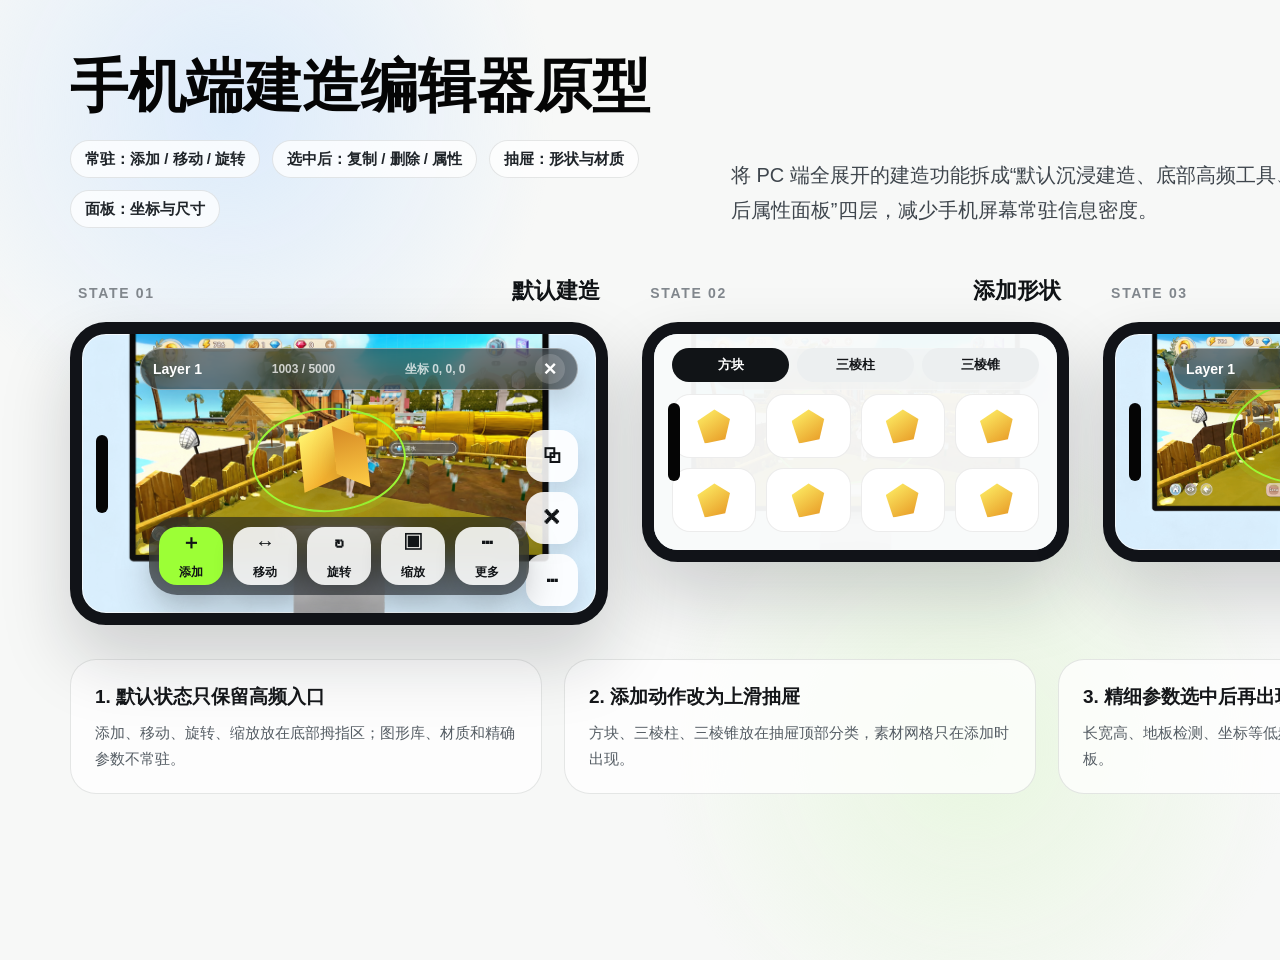
<file: mobile-build-prototype.html>
<!DOCTYPE html>
<html lang="zh-CN">
  <head>
    <meta charset="UTF-8" />
    <meta name="viewport" content="width=device-width, initial-scale=1.0" />
    <title>移动端建造编辑器原型</title>
    <style>
      :root {
        --ink: #15171a;
        --muted: #6f7479;
        --line: rgba(18, 20, 24, 0.1);
        --surface: rgba(255, 255, 255, 0.88);
        --panel: rgba(246, 247, 248, 0.92);
        --accent: #9cff36;
        --dark: #1b1f26;
        --blue: #58a6ff;
        --danger: #ff7474;
        font-family: "Avenir Next", "SF Pro Display", "PingFang SC", "Microsoft YaHei", sans-serif;
      }

      * {
        box-sizing: border-box;
      }

      body {
        margin: 0;
        min-height: 100vh;
        color: var(--ink);
        background:
          radial-gradient(circle at 18% 12%, rgba(199, 225, 255, 0.55), transparent 24%),
          radial-gradient(circle at 76% 78%, rgba(218, 245, 201, 0.5), transparent 26%),
          #f7f8f7;
      }

      .board {
        width: 1600px;
        min-height: 960px;
        margin: 0 auto;
        padding: 56px 70px 64px;
      }

      .intro {
        display: grid;
        grid-template-columns: minmax(0, 0.86fr) minmax(0, 1.14fr);
        gap: 58px;
        align-items: end;
        margin-bottom: 48px;
      }

      h1 {
        margin: 0;
        color: #050505;
        font-size: 58px;
        line-height: 1.04;
        letter-spacing: 0;
      }

      .summary {
        margin: 0;
        max-width: 760px;
        color: #3f464d;
        font-size: 20px;
        line-height: 1.75;
      }

      .priority-strip {
        display: flex;
        flex-wrap: wrap;
        gap: 12px;
        margin-top: 24px;
      }

      .priority-strip span {
        display: inline-flex;
        align-items: center;
        gap: 8px;
        min-height: 38px;
        padding: 0 14px;
        border: 1px solid var(--line);
        border-radius: 999px;
        background: rgba(255, 255, 255, 0.74);
        color: #20252a;
        font-size: 15px;
        font-weight: 700;
      }

      .prototype-grid {
        display: grid;
        grid-template-columns: 1.16fr 0.92fr 0.92fr;
        gap: 34px;
        align-items: start;
      }

      .state {
        display: grid;
        gap: 16px;
      }

      .state-title {
        display: flex;
        align-items: baseline;
        justify-content: space-between;
        padding: 0 8px;
      }

      .state-title span {
        color: #81878d;
        font-size: 14px;
        font-weight: 800;
        letter-spacing: 0.12em;
        text-transform: uppercase;
      }

      .state-title strong {
        color: #101316;
        font-size: 22px;
      }

      .phone {
        position: relative;
        overflow: hidden;
        border: 12px solid #111318;
        border-radius: 36px;
        background: #d9f0ff;
        box-shadow:
          0 34px 70px rgba(16, 22, 30, 0.18),
          0 0 0 1px rgba(255, 255, 255, 0.7) inset;
        aspect-ratio: 16 / 9;
      }

      .phone::before {
        content: "";
        position: absolute;
        left: 14px;
        top: 50%;
        z-index: 20;
        width: 12px;
        height: 78px;
        border-radius: 999px;
        background: #050505;
        transform: translateY(-50%);
      }

      .scene {
        position: absolute;
        inset: 0;
        background:
          linear-gradient(rgba(255, 255, 255, 0.02), rgba(255, 255, 255, 0.02)),
          url("./assets/mockups/desktop-mockup.png") center center / cover;
      }

      .status-bar {
        position: absolute;
        top: 14px;
        left: 58px;
        right: 18px;
        z-index: 5;
        display: flex;
        align-items: center;
        justify-content: space-between;
        gap: 10px;
        min-height: 42px;
        padding: 0 12px;
        border: 1px solid rgba(255, 255, 255, 0.4);
        border-radius: 999px;
        background: rgba(22, 25, 29, 0.56);
        color: white;
        box-shadow: 0 12px 28px rgba(0, 0, 0, 0.14);
        backdrop-filter: blur(14px);
      }

      .status-bar b {
        font-size: 14px;
      }

      .status-bar span {
        color: rgba(255, 255, 255, 0.74);
        font-size: 12px;
        font-weight: 700;
      }

      .close {
        display: inline-grid;
        place-items: center;
        width: 30px;
        height: 30px;
        border-radius: 999px;
        background: rgba(255, 255, 255, 0.16);
        font-size: 22px;
        font-weight: 700;
      }

      .cube {
        position: absolute;
        left: 48%;
        top: 44%;
        z-index: 4;
        width: 92px;
        height: 72px;
        transform: translate(-50%, -50%) rotate(-6deg);
      }

      .cube::before,
      .cube::after {
        content: "";
        position: absolute;
        background: linear-gradient(145deg, #fff36d, #f4b12f 70%);
        box-shadow: 0 14px 22px rgba(84, 60, 24, 0.24);
      }

      .cube::before {
        inset: 4px 18px 12px 18px;
        transform: skewY(-18deg);
      }

      .cube::after {
        right: 8px;
        top: 14px;
        width: 32px;
        height: 48px;
        background: linear-gradient(145deg, #d58824, #ffce46);
        transform: skewY(28deg);
      }

      .select-ring {
        position: absolute;
        left: 48%;
        top: 45%;
        z-index: 3;
        width: 154px;
        height: 104px;
        border: 2px solid rgba(156, 255, 54, 0.95);
        border-radius: 50%;
        transform: translate(-50%, -50%) rotate(-4deg);
        box-shadow: 0 0 0 6px rgba(156, 255, 54, 0.12);
      }

      .quick-menu {
        position: absolute;
        right: 18px;
        top: 96px;
        z-index: 6;
        display: grid;
        gap: 10px;
      }

      .quick-menu button,
      .tool-item {
        border: 0;
        color: #111417;
        background: var(--surface);
        font-weight: 800;
        box-shadow: 0 10px 22px rgba(12, 16, 22, 0.12);
      }

      .quick-menu button {
        width: 52px;
        height: 52px;
        border-radius: 18px;
        font-size: 20px;
      }

      .toolbar {
        position: absolute;
        left: 50%;
        bottom: 18px;
        z-index: 7;
        display: grid;
        grid-template-columns: repeat(5, 64px);
        gap: 10px;
        padding: 10px;
        border-radius: 28px;
        background: rgba(20, 23, 28, 0.62);
        box-shadow: 0 18px 36px rgba(0, 0, 0, 0.18);
        backdrop-filter: blur(18px);
        transform: translateX(-50%);
      }

      .tool-item {
        display: grid;
        place-items: center;
        gap: 3px;
        height: 58px;
        border-radius: 18px;
        font-size: 12px;
      }

      .tool-item i {
        font-style: normal;
        font-size: 20px;
        line-height: 1;
      }

      .tool-item.is-primary {
        background: var(--accent);
      }

      .drawer {
        position: absolute;
        left: 0;
        right: 0;
        bottom: 0;
        z-index: 10;
        padding: 16px 18px 18px;
        border-radius: 30px 30px 20px 20px;
        background: rgba(249, 250, 250, 0.96);
        box-shadow: 0 -20px 38px rgba(6, 10, 16, 0.18);
      }

      .drawer-handle {
        width: 54px;
        height: 5px;
        margin: 0 auto 14px;
        border-radius: 999px;
        background: rgba(18, 20, 24, 0.18);
      }

      .tabs {
        display: grid;
        grid-template-columns: repeat(3, 1fr);
        gap: 8px;
        margin-bottom: 12px;
      }

      .tabs span {
        min-height: 34px;
        border-radius: 999px;
        display: grid;
        place-items: center;
        background: #eceff0;
        font-size: 13px;
        font-weight: 800;
      }

      .tabs span:first-child {
        background: #111417;
        color: white;
      }

      .shape-grid {
        display: grid;
        grid-template-columns: repeat(4, 1fr);
        gap: 10px;
      }

      .shape {
        display: grid;
        place-items: center;
        min-height: 64px;
        border: 1px solid rgba(18, 20, 24, 0.08);
        border-radius: 18px;
        background: white;
      }

      .shape::before {
        content: "";
        width: 34px;
        height: 34px;
        background: linear-gradient(145deg, #fff46a, #e69421);
        clip-path: polygon(50% 0, 96% 28%, 82% 88%, 22% 100%, 0 34%);
        filter: drop-shadow(0 8px 8px rgba(76, 51, 14, 0.2));
      }

      .property-panel {
        position: absolute;
        right: 0;
        top: 0;
        bottom: 0;
        z-index: 10;
        width: 44%;
        padding: 18px;
        background: rgba(249, 250, 250, 0.96);
        box-shadow: -18px 0 34px rgba(6, 10, 16, 0.14);
      }

      .property-panel h3 {
        margin: 0 0 14px;
        font-size: 18px;
      }

      .property-row {
        display: grid;
        grid-template-columns: 28px 1fr;
        gap: 10px;
        align-items: center;
        margin-bottom: 10px;
      }

      .stepper {
        display: grid;
        grid-template-columns: 34px 1fr 34px;
        align-items: center;
        overflow: hidden;
        min-height: 34px;
        border-radius: 999px;
        background: #eceff0;
        font-weight: 800;
        text-align: center;
      }

      .floor-toggle {
        display: flex;
        align-items: center;
        justify-content: space-between;
        min-height: 46px;
        margin-top: 14px;
        padding: 0 12px;
        border-radius: 16px;
        background: #eceff0;
        font-size: 13px;
        font-weight: 800;
      }

      .switch {
        width: 48px;
        height: 28px;
        padding: 3px;
        border-radius: 999px;
        background: #111417;
      }

      .switch::before {
        content: "";
        display: block;
        width: 22px;
        height: 22px;
        border-radius: 999px;
        background: var(--accent);
        margin-left: 20px;
      }

      .callouts {
        display: grid;
        grid-template-columns: repeat(3, 1fr);
        gap: 22px;
        margin-top: 34px;
      }

      .callout {
        padding: 24px 24px 22px;
        border: 1px solid var(--line);
        border-radius: 26px;
        background: rgba(255, 255, 255, 0.74);
      }

      .callout b {
        display: block;
        margin-bottom: 10px;
        font-size: 19px;
      }

      .callout p {
        margin: 0;
        color: #555d64;
        font-size: 15px;
        line-height: 1.7;
      }
    </style>
  </head>
  <body>
    <main class="board">
      <section class="intro">
        <div>
          <h1>手机端建造编辑器原型</h1>
          <div class="priority-strip">
            <span>常驻：添加 / 移动 / 旋转</span>
            <span>选中后：复制 / 删除 / 属性</span>
            <span>抽屉：形状与材质</span>
            <span>面板：坐标与尺寸</span>
          </div>
        </div>
        <p class="summary">
          将 PC 端全展开的建造功能拆成“默认沉浸建造、底部高频工具、上滑素材抽屉、选中后属性面板”四层，减少手机屏幕常驻信息密度。
        </p>
      </section>

      <section class="prototype-grid">
        <article class="state">
          <div class="state-title">
            <span>State 01</span>
            <strong>默认建造</strong>
          </div>
          <div class="phone">
            <div class="scene"></div>
            <div class="status-bar">
              <b>Layer 1</b>
              <span>1003 / 5000</span>
              <span>坐标 0, 0, 0</span>
              <div class="close">×</div>
            </div>
            <div class="select-ring"></div>
            <div class="cube"></div>
            <div class="quick-menu">
              <button>⧉</button>
              <button>✕</button>
              <button>⋯</button>
            </div>
            <div class="toolbar">
              <div class="tool-item is-primary"><i>＋</i>添加</div>
              <div class="tool-item"><i>↔</i>移动</div>
              <div class="tool-item"><i>↻</i>旋转</div>
              <div class="tool-item"><i>▣</i>缩放</div>
              <div class="tool-item"><i>⋯</i>更多</div>
            </div>
          </div>
        </article>

        <article class="state">
          <div class="state-title">
            <span>State 02</span>
            <strong>添加形状</strong>
          </div>
          <div class="phone">
            <div class="scene"></div>
            <div class="status-bar">
              <b>Layer 1</b>
              <span>添加模式</span>
              <div class="close">×</div>
            </div>
            <div class="select-ring"></div>
            <div class="drawer">
              <div class="drawer-handle"></div>
              <div class="tabs">
                <span>方块</span>
                <span>三棱柱</span>
                <span>三棱锥</span>
              </div>
              <div class="shape-grid">
                <div class="shape"></div>
                <div class="shape"></div>
                <div class="shape"></div>
                <div class="shape"></div>
                <div class="shape"></div>
                <div class="shape"></div>
                <div class="shape"></div>
                <div class="shape"></div>
              </div>
            </div>
          </div>
        </article>

        <article class="state">
          <div class="state-title">
            <span>State 03</span>
            <strong>属性编辑</strong>
          </div>
          <div class="phone">
            <div class="scene"></div>
            <div class="status-bar">
              <b>Layer 1</b>
              <span>已选中方块</span>
              <div class="close">×</div>
            </div>
            <div class="select-ring"></div>
            <div class="cube"></div>
            <div class="property-panel">
              <h3>方块属性</h3>
              <div class="property-row">
                <b>X</b>
                <div class="stepper"><span>−</span><span>1</span><span>＋</span></div>
              </div>
              <div class="property-row">
                <b>Y</b>
                <div class="stepper"><span>−</span><span>1</span><span>＋</span></div>
              </div>
              <div class="property-row">
                <b>Z</b>
                <div class="stepper"><span>−</span><span>1</span><span>＋</span></div>
              </div>
              <div class="floor-toggle">
                <span>设为地板</span>
                <div class="switch"></div>
              </div>
            </div>
          </div>
        </article>
      </section>

      <section class="callouts">
        <div class="callout">
          <b>1. 默认状态只保留高频入口</b>
          <p>添加、移动、旋转、缩放放在底部拇指区；图形库、材质和精确参数不常驻。</p>
        </div>
        <div class="callout">
          <b>2. 添加动作改为上滑抽屉</b>
          <p>方块、三棱柱、三棱锥放在抽屉顶部分类，素材网格只在添加时出现。</p>
        </div>
        <div class="callout">
          <b>3. 精细参数选中后再出现</b>
          <p>长宽高、地板检测、坐标等低频但重要的控制，放进右侧属性面板。</p>
        </div>
      </section>
    </main>
  </body>
</html>
</file>
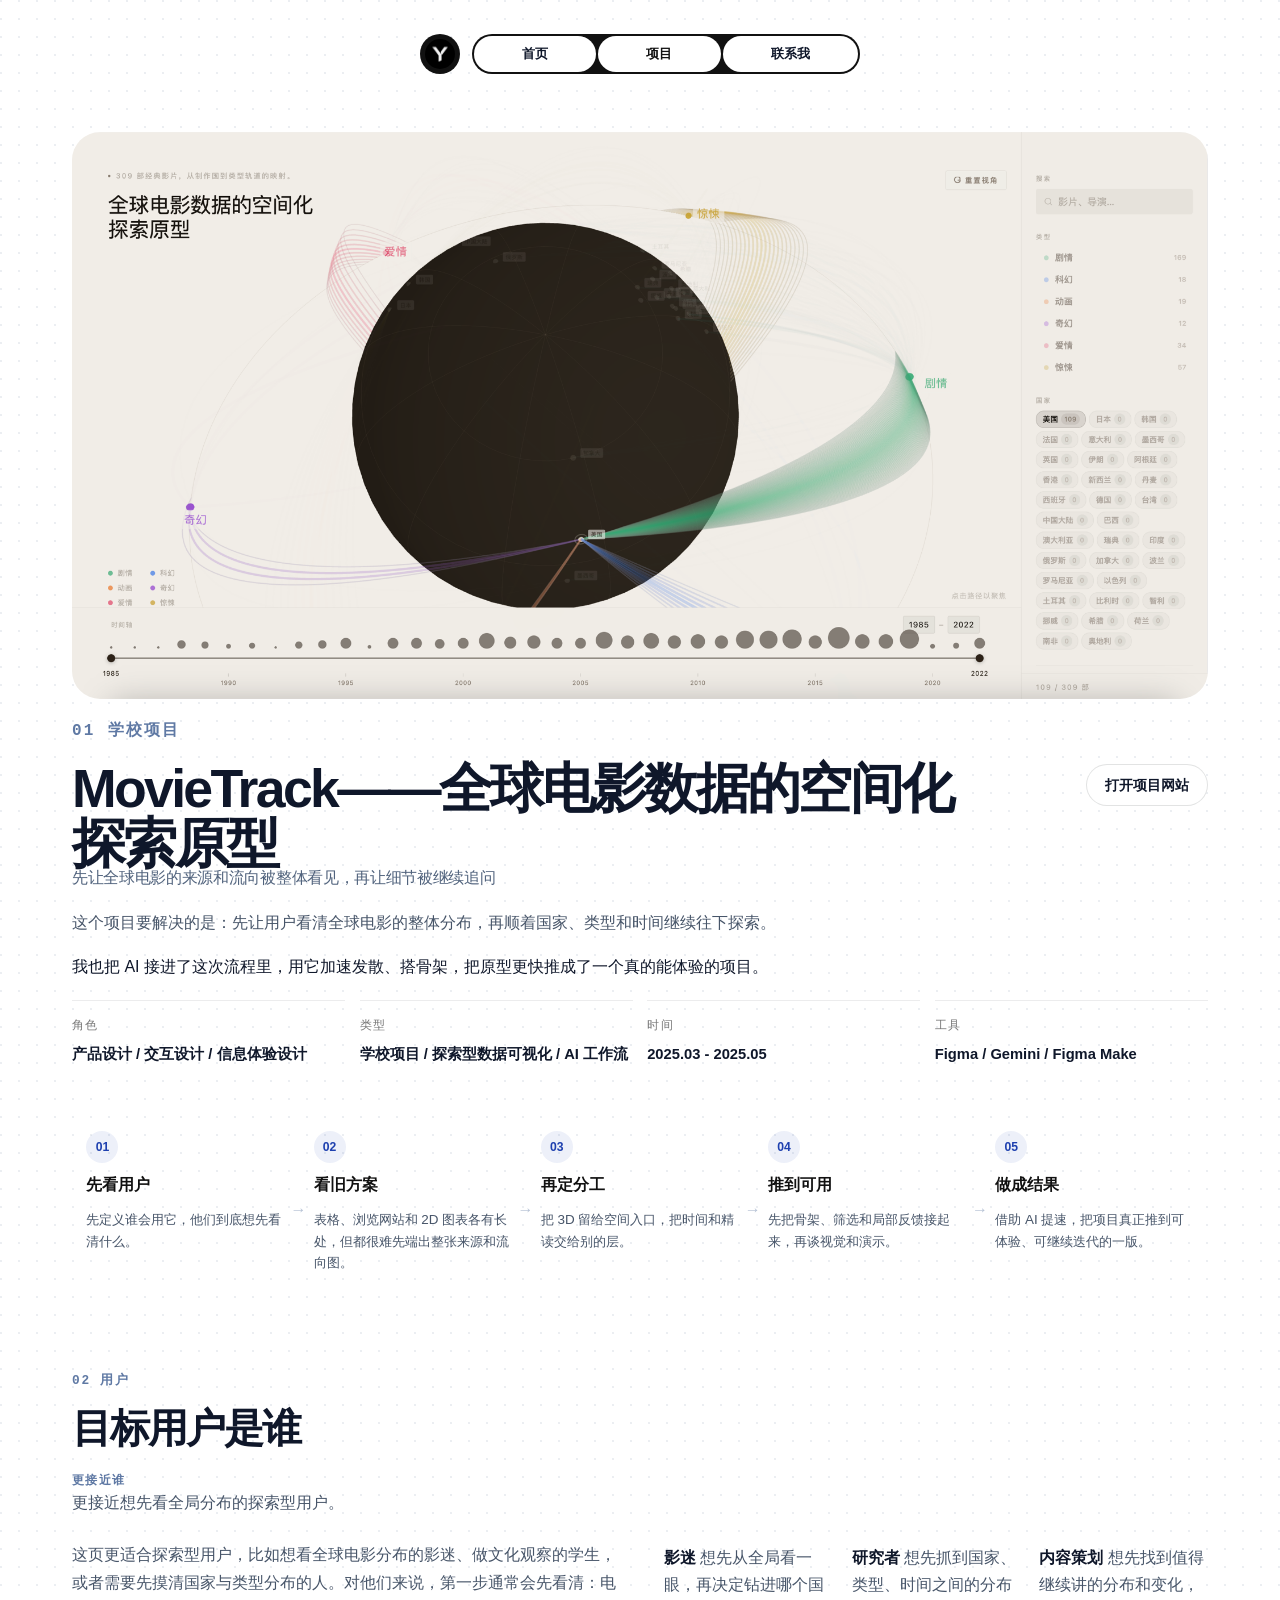
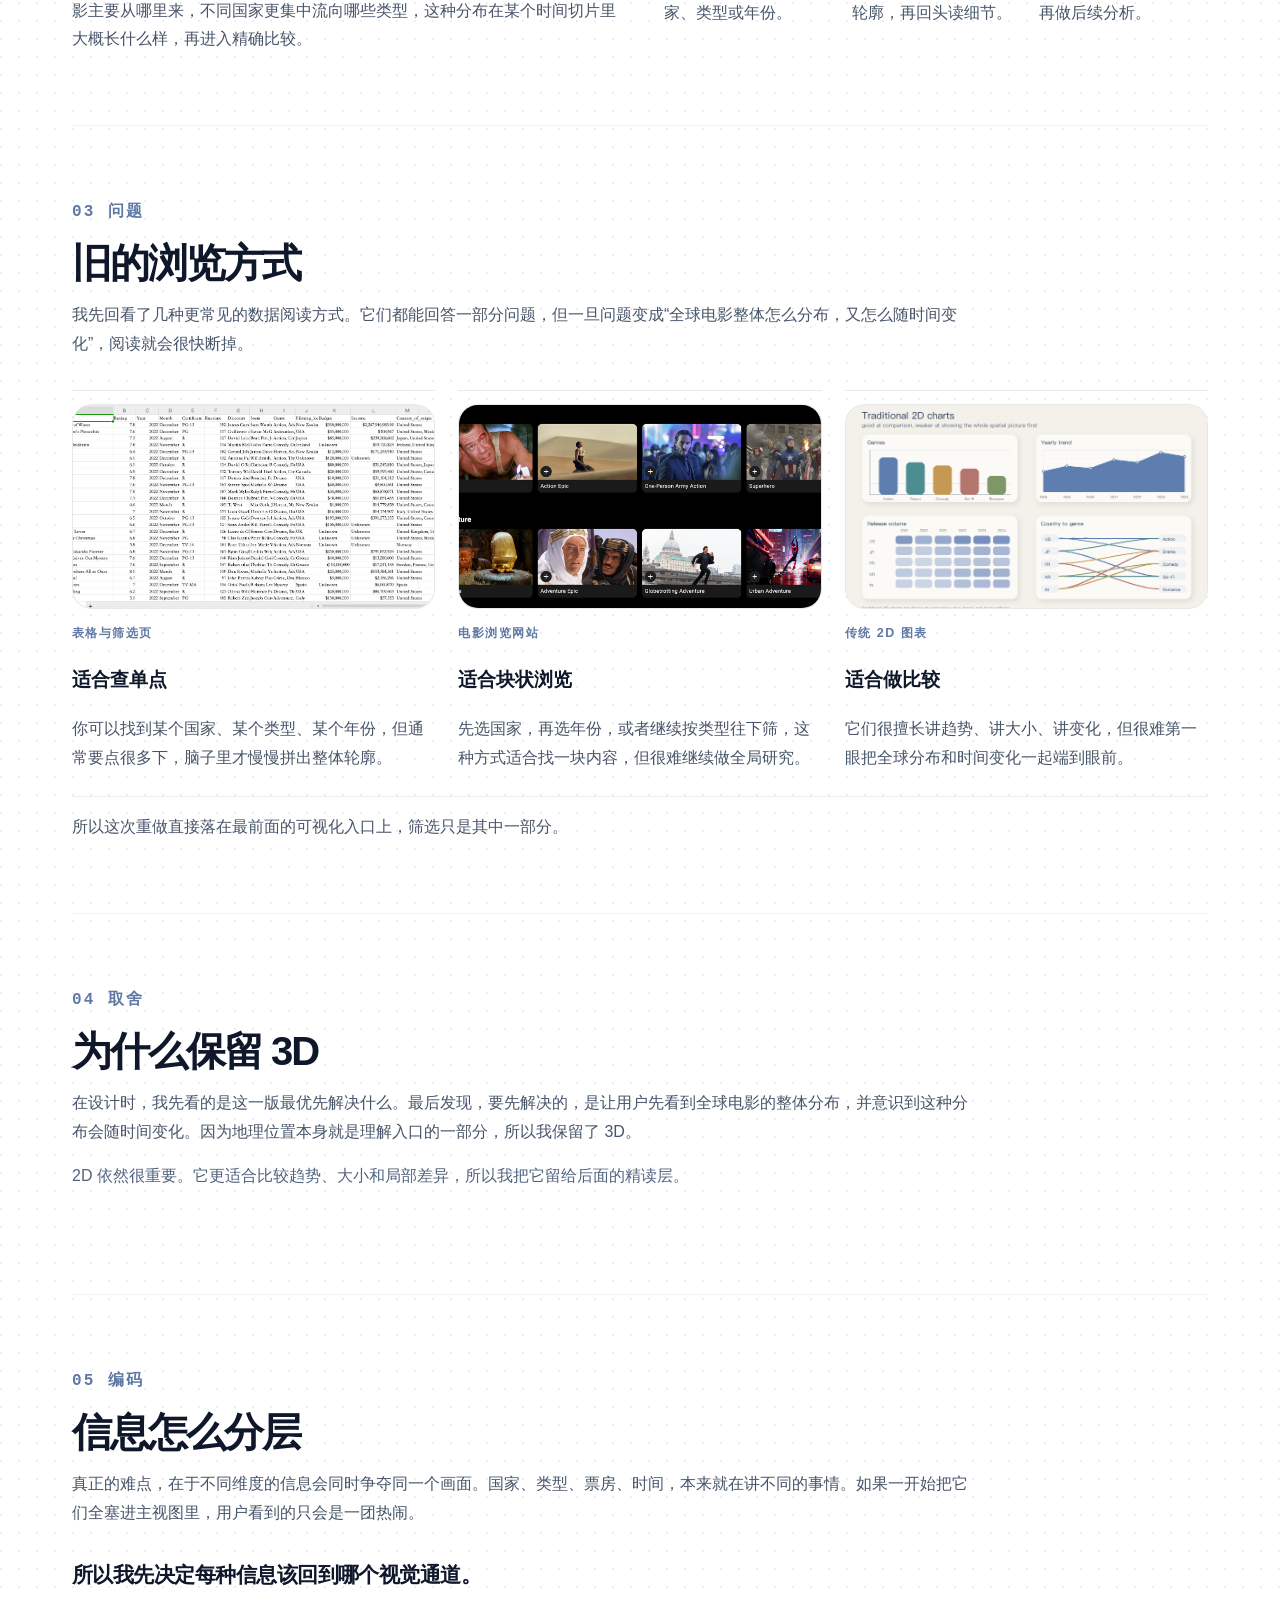
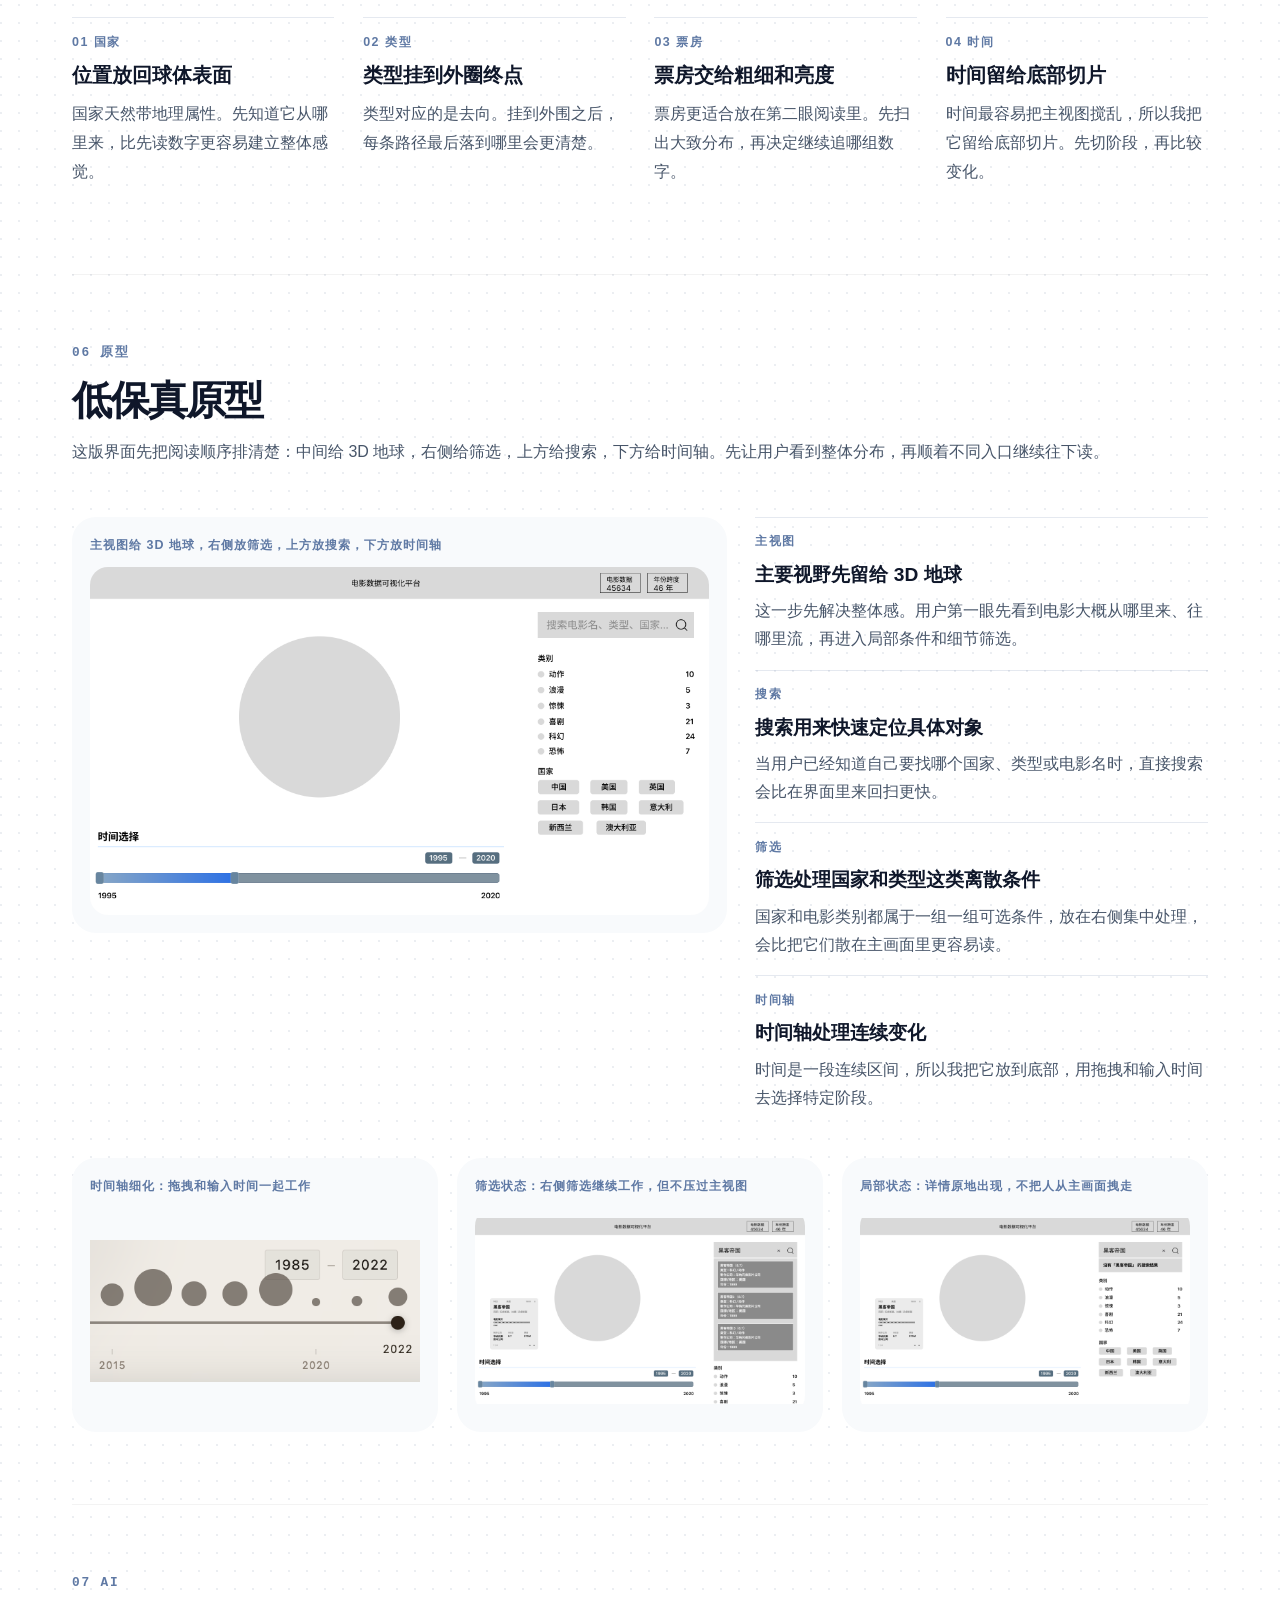
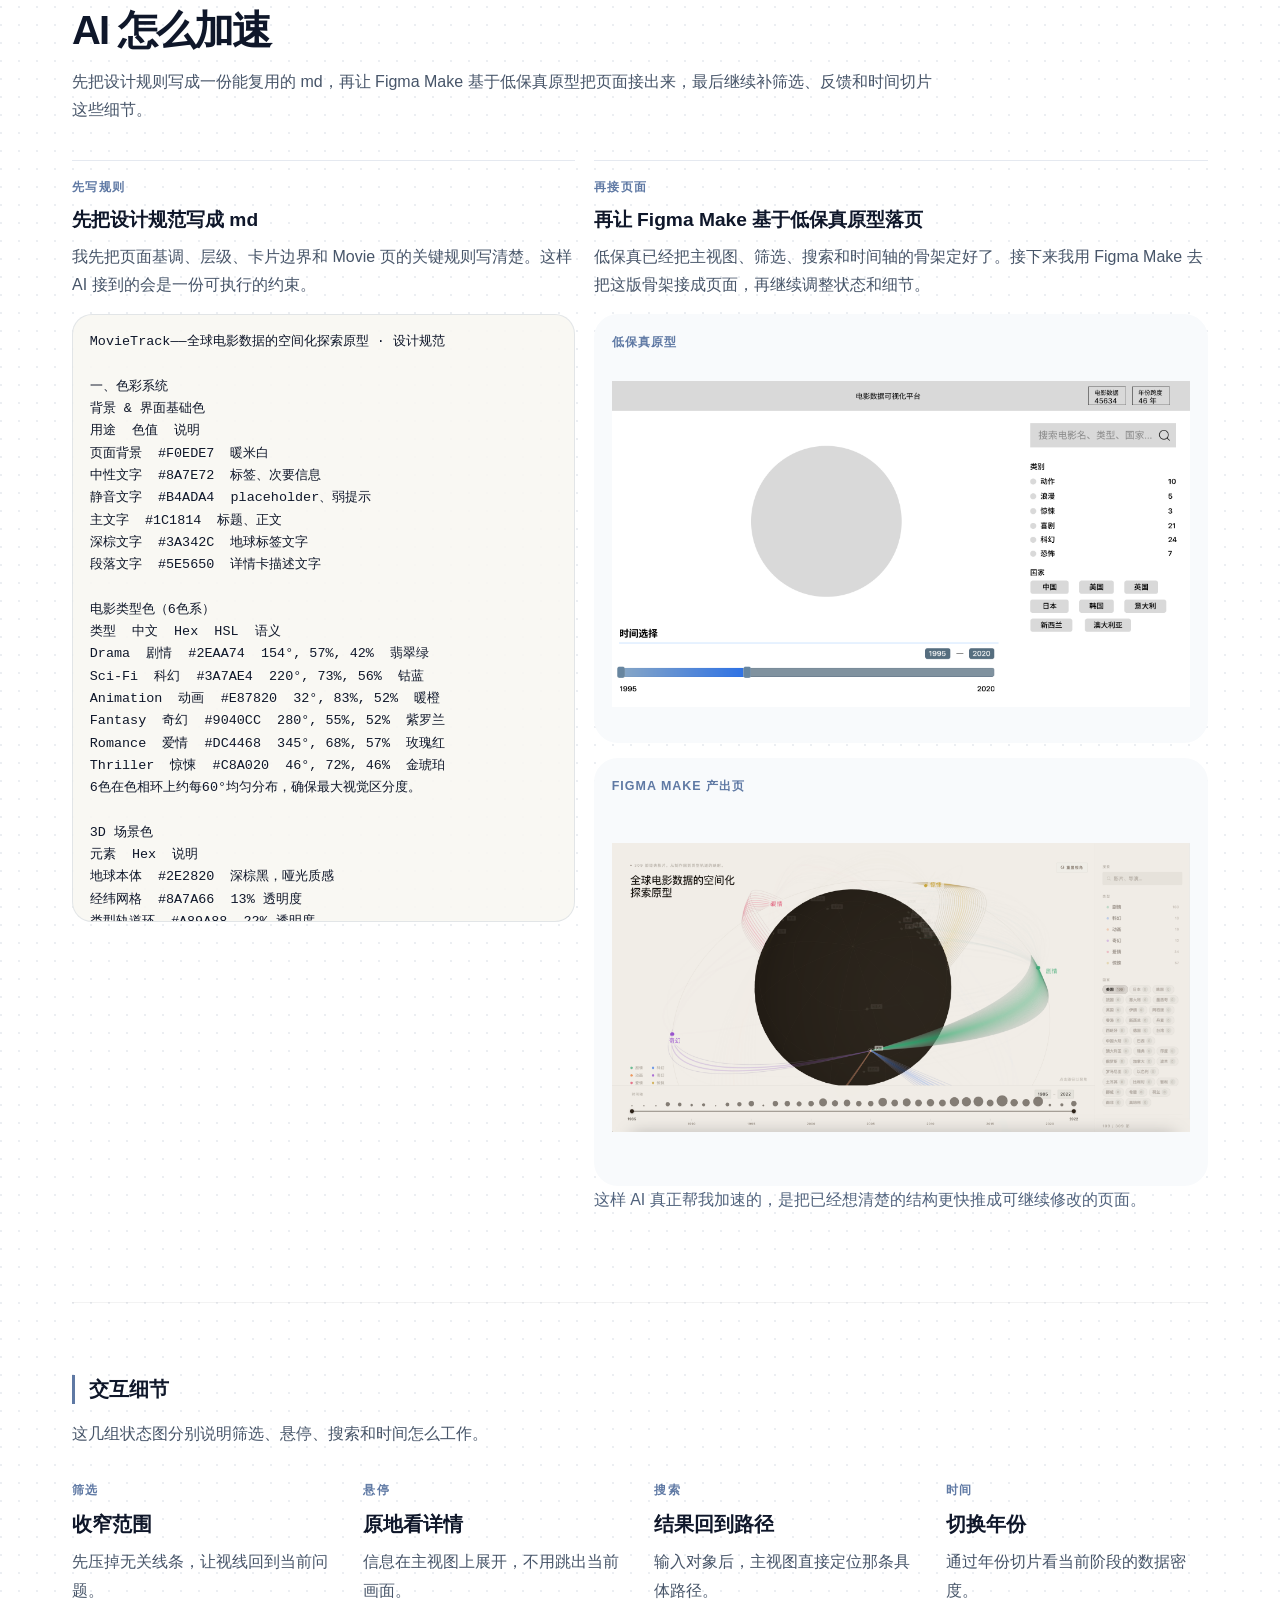
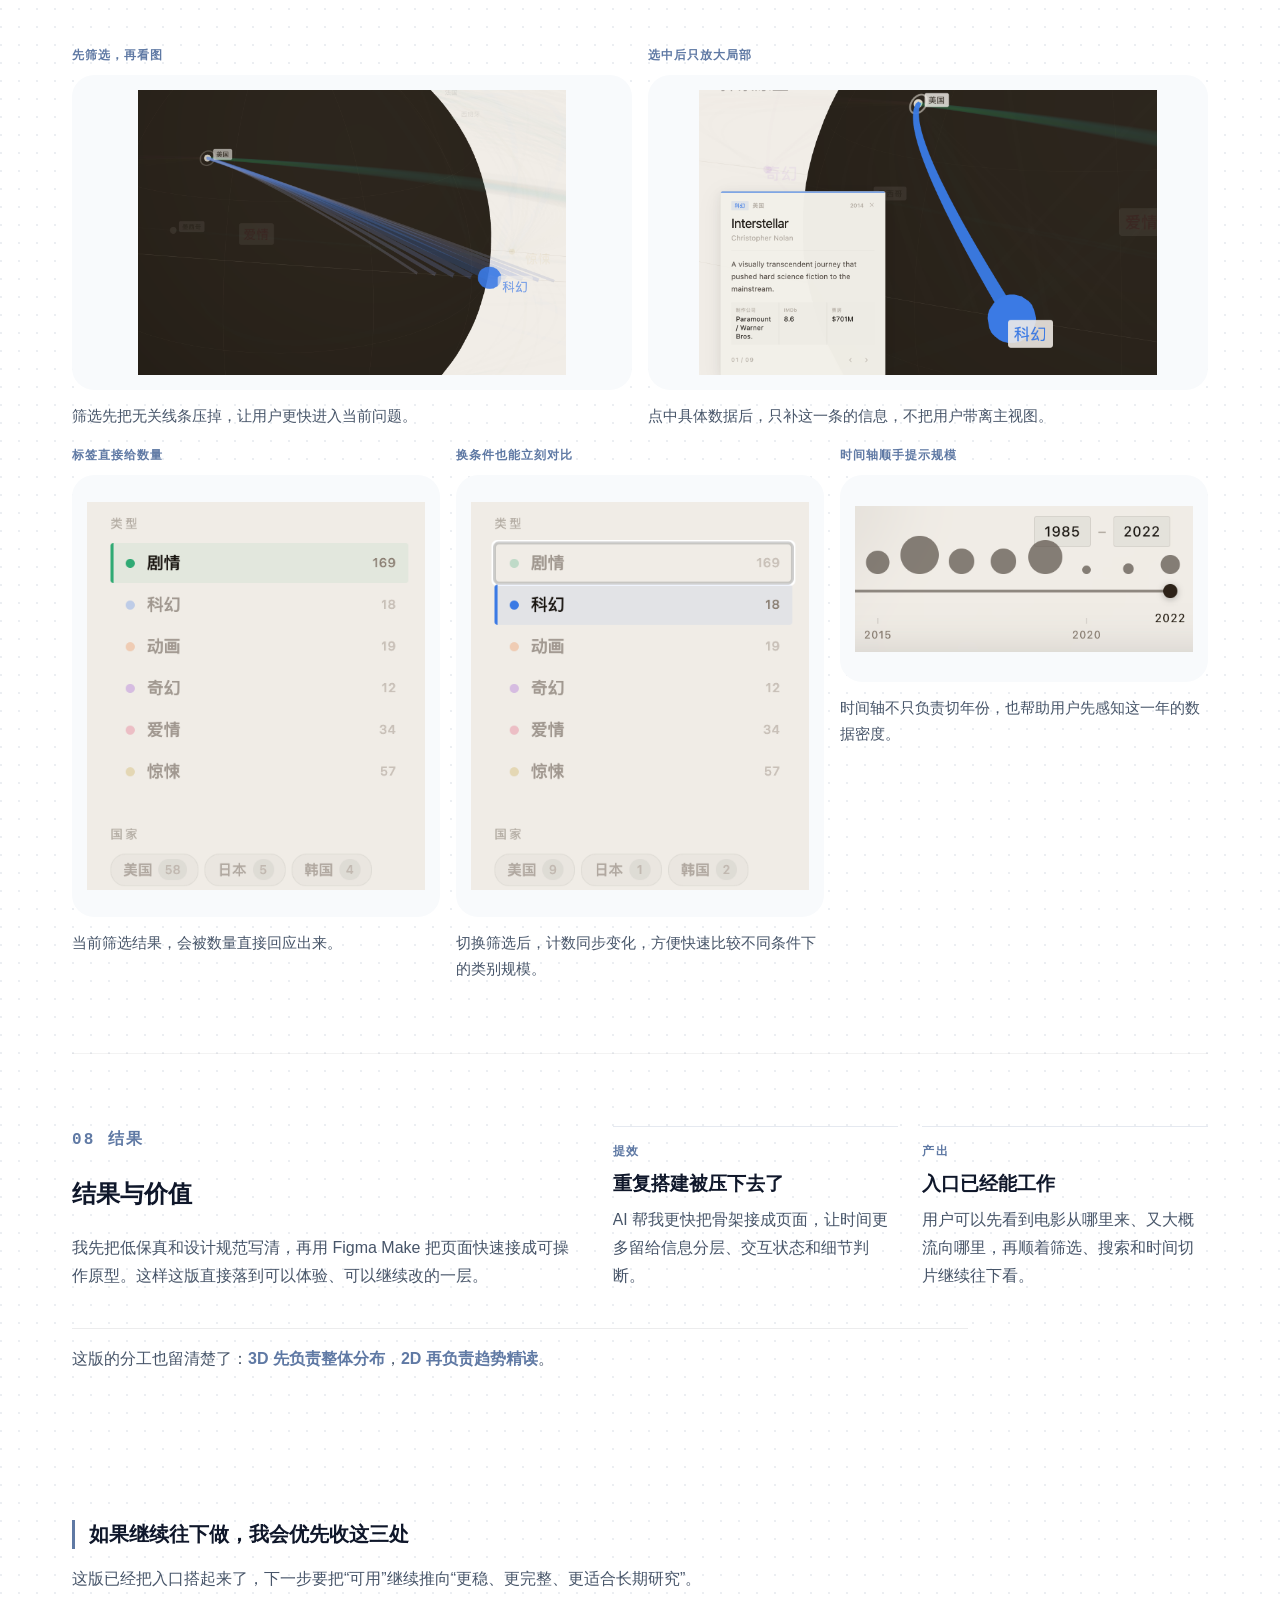
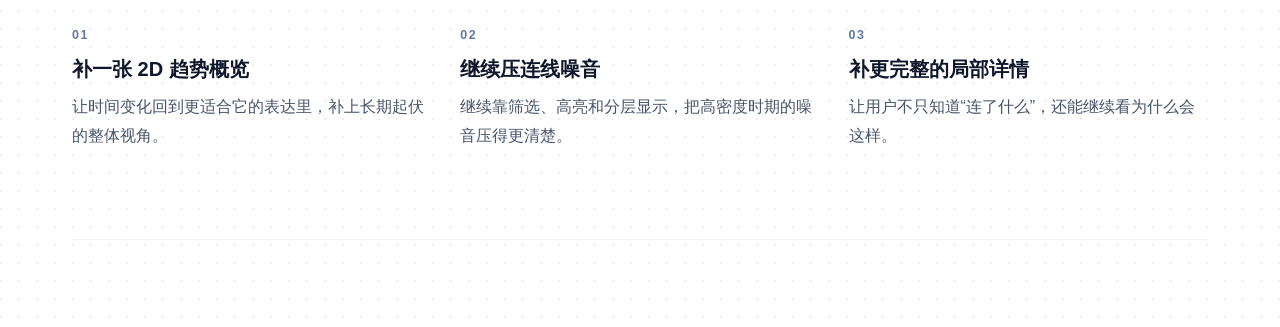
<file: movie-visualization.html>
<!DOCTYPE html>
<html lang="zh-CN">
  <head>
    <meta charset="UTF-8" />
    <meta name="viewport" content="width=device-width, initial-scale=1.0" />
    <title>MovieTrack——全球电影数据的空间化探索原型 | 叶泽鸿</title>
    <meta
      name="description"
      content="MovieTrack——全球电影数据的空间化探索原型案例页，展示如何用 3D 地球连接国家、类型与票房，并把时间切片组织成可探索的数据体验。"
    />
    <link rel="icon" type="image/png" href="./assets/favicon-y.png" />
    <link rel="stylesheet" href="./css/styles.css?v=20260620-movie-story-v2" />
  </head>
  <body class="case-page theme-movie3d">
    <header class="case-nav is-visible" data-reveal data-reveal-delay="40">
      <a class="nav-brand" href="./index.html" aria-label="返回首页">
        <img src="./assets/favicon-y.png" alt="" />
      </a>
      <nav class="case-links pill-nav pill-nav--project" aria-label="主导航">
        <a class="pill-link" href="./index.html">
          <span class="pill-link__label">首页</span>
          <span class="pill-link__label-hover" aria-hidden="true">首页</span>
          <span class="pill-link__surface" aria-hidden="true"></span>
        </a>
        <a class="pill-link is-active" href="./index.html#work" aria-current="page">
          <span class="pill-link__label">项目</span>
          <span class="pill-link__label-hover" aria-hidden="true">项目</span>
          <span class="pill-link__surface" aria-hidden="true"></span>
        </a>
        <a class="pill-link" href="mailto:alan-yzh@foxmail.com">
          <span class="pill-link__label">联系我</span>
          <span class="pill-link__label-hover" aria-hidden="true">联系我</span>
          <span class="pill-link__surface" aria-hidden="true"></span>
        </a>
      </nav>
    </header>

    <main class="case-main">
      <section class="case-hero case-hero--movie" aria-label="项目概览">
        <figure class="case-hero-visual case-hero-visual--movie-cover is-visible" data-reveal data-reveal-delay="120">
          <img src="./assets/images/3DMovie/CoverImage.png" alt="3D 电影可视化主界面，中央为地球，外围为电影类别与筛选区域，下方为时间轴" />
        </figure>

        <div class="case-copy case-copy--hero is-visible" data-reveal data-reveal-delay="120">
          <p class="case-eyebrow">01 学校项目</p>
          <div class="case-hero-heading">
            <h1>MovieTrack——全球电影数据的空间化探索原型</h1>
            <div class="case-hero-actions">
              <a
                class="case-link-button"
                href="https://passina1.github.io/3DGlobalMovieDataVisualization/"
                target="_blank"
                rel="noreferrer"
              >
                打开项目网站
              </a>
            </div>
          </div>
          <p class="case-hero-subtitle">先让全球电影的来源和流向被整体看见，再让细节被继续追问</p>
          <p>
            这个项目要解决的是：先让用户看清全球电影的整体分布，再顺着国家、类型和时间继续往下探索。
          </p>
          <p class="movie-hero-note">我也把 AI 接进了这次流程里，用它加速发散、搭骨架，把原型更快推成了一个真的能体验的项目。</p>
          <dl class="case-meta-list">
            <div>
              <dt>角色</dt>
              <dd>产品设计 / 交互设计 / 信息体验设计</dd>
            </div>
            <div>
              <dt>类型</dt>
              <dd>学校项目 / 探索型数据可视化 / AI 工作流</dd>
            </div>
            <div>
              <dt>时间</dt>
              <dd>2025.03 - 2025.05</dd>
            </div>
            <div>
              <dt>工具</dt>
              <dd>Figma / Gemini / Figma Make</dd>
            </div>
          </dl>
        </div>
      </section>

      <ol class="case-process case-process--flow is-visible" aria-label="案例叙事流程" data-reveal data-reveal-delay="80">
        <li>
          <span>01</span>
          <strong>先看用户</strong>
          <p>先定义谁会用它，他们到底想先看清什么。</p>
        </li>
        <li>
          <span>02</span>
          <strong>看旧方案</strong>
          <p>表格、浏览网站和 2D 图表各有长处，但都很难先端出整张来源和流向图。</p>
        </li>
        <li>
          <span>03</span>
          <strong>再定分工</strong>
          <p>把 3D 留给空间入口，把时间和精读交给别的层。</p>
        </li>
        <li>
          <span>04</span>
          <strong>推到可用</strong>
          <p>先把骨架、筛选和局部反馈接起来，再谈视觉和演示。</p>
        </li>
        <li>
          <span>05</span>
          <strong>做成结果</strong>
          <p>借助 AI 提速，把项目真正推到可体验、可继续迭代的一版。</p>
        </li>
      </ol>

      <section class="movie-observation movie-observation--definition" aria-label="项目定义" data-reveal>
        <div class="movie-observation__intro">
          <div class="movie-observation__lead">
            <p class="case-eyebrow">02 用户</p>
            <h2>目标用户是谁</h2>
          </div>
          <div class="movie-observation__aside">
            <p class="case-industry-compare__label">更接近谁</p>
            <p>更接近想先看全局分布的探索型用户。</p>
          </div>
        </div>

        <div class="movie-observation__summary movie-observation__summary--text">
          <p>
            这页更适合探索型用户，比如想看全球电影分布的影迷、做文化观察的学生，或者需要先摸清国家与类型分布的人。对他们来说，第一步通常会先看清：电影主要从哪里来，不同国家更集中流向哪些类型，这种分布在某个时间切片里大概长什么样，再进入精确比较。
          </p>
          <ul class="movie-point-strip">
            <li><strong>影迷</strong> 想先从全局看一眼，再决定钻进哪个国家、类型或年份。</li>
            <li><strong>研究者</strong> 想先抓到国家、类型、时间之间的分布轮廓，再回头读细节。</li>
            <li><strong>内容策划</strong> 想先找到值得继续讲的分布和变化，再做后续分析。</li>
          </ul>
        </div>
      </section>

      <section class="case-phase case-phase--movie-baseline case-phase--problem" aria-label="问题定义" data-reveal>
        <div class="case-phase-intro">
          <p class="case-eyebrow">03 问题</p>
          <h2 class="case-phase-title">旧的浏览方式</h2>
          <p>
            我先回看了几种更常见的数据阅读方式。它们都能回答一部分问题，但一旦问题变成“全球电影整体怎么分布，又怎么随时间变化”，阅读就会很快断掉。
          </p>
        </div>

        <div class="movie-baseline-grid" aria-label="旧方案问题拆解">
          <article>
            <figure class="movie-baseline-shot">
              <img src="./assets/images/3DMovie/baseline-table.png" alt="电影数据表格截图，包含标题、年份、类型、预算、票房与国家等字段" />
            </figure>
            <span>表格与筛选页</span>
            <strong>适合查单点</strong>
            <p>你可以找到某个国家、某个类型、某个年份，但通常要点很多下，脑子里才慢慢拼出整体轮廓。</p>
          </article>
          <article>
            <figure class="movie-baseline-shot">
              <img src="./assets/images/3DMovie/baseline-browse.png" alt="电影网站分类浏览截图，按动作、冒险等类别展示电影海报列表" />
            </figure>
            <span>电影浏览网站</span>
            <strong>适合块状浏览</strong>
            <p>先选国家，再选年份，或者继续按类型往下筛，这种方式适合找一块内容，但很难继续做全局研究。</p>
          </article>
          <article>
            <figure class="movie-baseline-shot">
              <img src="./assets/images/3DMovie/baseline-2d-charts.png" alt="传统 2D 电影图表示意图，包含类型柱状图、年度趋势线、热力图与国家到类型关系图" />
            </figure>
            <span>传统 2D 图表</span>
            <strong>适合做比较</strong>
            <p>它们很擅长讲趋势、讲大小、讲变化，但很难第一眼把全球分布和时间变化一起端到眼前。</p>
          </article>
        </div>

        <div class="movie-baseline-note">
          <p>
            所以这次重做直接落在最前面的可视化入口上，筛选只是其中一部分。
          </p>
        </div>
      </section>

      <section class="case-phase case-phase--solution" aria-label="解决方法" data-reveal>
        <div class="case-phase-intro">
          <p class="case-eyebrow">04 取舍</p>
          <h2 class="case-phase-title">为什么保留 3D</h2>
          <p>
            在设计时，我先看的是这一版最优先解决什么。最后发现，要先解决的，是让用户先看到全球电影的整体分布，并意识到这种分布会随时间变化。因为地理位置本身就是理解入口的一部分，所以我保留了 3D。
          </p>
          <p class="movie-choice-support">2D 依然很重要。它更适合比较趋势、大小和局部差异，所以我把它留给后面的精读层。</p>
        </div>
      </section>

      <section class="case-phase" aria-label="信息拆分" data-reveal>
        <div class="case-phase-intro">
          <p class="case-eyebrow">05 编码</p>
          <h2 class="case-phase-title">信息怎么分层</h2>
          <p>
            真正的难点，在于不同维度的信息会同时争夺同一个画面。国家、类型、票房、时间，本来就在讲不同的事情。如果一开始把它们全塞进主视图里，用户看到的只会是一团热闹。
          </p>
        </div>

        <p class="movie-logic-principle">所以我先决定每种信息该回到哪个视觉通道。</p>

        <div class="movie-logic-rail" aria-label="视觉编码规则">
          <article>
            <span>01 国家</span>
            <strong>位置放回球体表面</strong>
            <p>国家天然带地理属性。先知道它从哪里来，比先读数字更容易建立整体感觉。</p>
          </article>
          <article>
            <span>02 类型</span>
            <strong>类型挂到外圈终点</strong>
            <p>类型对应的是去向。挂到外围之后，每条路径最后落到哪里会更清楚。</p>
          </article>
          <article>
            <span>03 票房</span>
            <strong>票房交给粗细和亮度</strong>
            <p>票房更适合放在第二眼阅读里。先扫出大致分布，再决定继续追哪组数字。</p>
          </article>
          <article>
            <span>04 时间</span>
            <strong>时间留给底部切片</strong>
            <p>时间最容易把主视图搅乱，所以我把它留给底部切片。先切阶段，再比较变化。</p>
          </article>
        </div>
      </section>

      <section class="movie-wide-section" aria-label="原型与验证" data-reveal>
        <div class="movie-wide-section__header">
          <div class="movie-wide-section__title">
            <p class="case-eyebrow">06 原型</p>
            <h2>低保真原型</h2>
          </div>
          <p class="movie-wide-section__intro">
            这版界面先把阅读顺序排清楚：中间给 3D 地球，右侧给筛选，上方给搜索，下方给时间轴。先让用户看到整体分布，再顺着不同入口继续往下读。
          </p>
        </div>

        <div class="movie-prototype-layout" aria-label="低保真界面结构">
          <figure class="case-image-card case-image-card--movie-panel movie-visual-panel movie-prototype-layout__visual">
            <figcaption>主视图给 3D 地球，右侧放筛选，上方放搜索，下方放时间轴</figcaption>
            <img src="./assets/images/3DMovie/prototype1.png" alt="电影可视化低保真原型，中央为 3D 地球，右侧为国家和类型筛选，上方为搜索框，下方为时间轴" />
          </figure>

          <div class="movie-prototype-layout__notes">
            <article>
              <span>主视图</span>
              <strong>主要视野先留给 3D 地球</strong>
              <p>这一步先解决整体感。用户第一眼先看到电影大概从哪里来、往哪里流，再进入局部条件和细节筛选。</p>
            </article>
            <article>
              <span>搜索</span>
              <strong>搜索用来快速定位具体对象</strong>
              <p>当用户已经知道自己要找哪个国家、类型或电影名时，直接搜索会比在界面里来回扫更快。</p>
            </article>
            <article>
              <span>筛选</span>
              <strong>筛选处理国家和类型这类离散条件</strong>
              <p>国家和电影类别都属于一组一组可选条件，放在右侧集中处理，会比把它们散在主画面里更容易读。</p>
            </article>
            <article>
              <span>时间轴</span>
              <strong>时间轴处理连续变化</strong>
              <p>时间是一段连续区间，所以我把它放到底部，用拖拽和输入时间去选择特定阶段。</p>
            </article>
          </div>
        </div>

        <div class="movie-prototype-strip" aria-label="低保真原型状态">
          <figure class="case-image-card case-image-card--movie-panel movie-visual-panel">
            <figcaption>时间轴细化：拖拽和输入时间一起工作</figcaption>
            <img src="./assets/images/3DMovie/timebar.png" alt="低保真时间轴细节图，展示可拖拽的时间区间与起止年份输入" />
          </figure>
          <figure class="case-image-card case-image-card--movie-panel movie-visual-panel">
            <figcaption>筛选状态：右侧筛选继续工作，但不压过主视图</figcaption>
            <img src="./assets/images/3DMovie/prototype2.png" alt="低保真原型二，展示筛选与高密度信息状态下的界面组织" />
          </figure>
          <figure class="case-image-card case-image-card--movie-panel movie-visual-panel">
            <figcaption>局部状态：详情原地出现，不把人从主画面拽走</figcaption>
            <img src="./assets/images/3DMovie/prototype3.png" alt="低保真原型三，展示局部详情反馈与原地浏览的界面状态" />
          </figure>
        </div>
      </section>

      <section class="movie-diagonal-section" aria-label="AI 工具流" data-reveal>
        <div class="movie-diagonal-section__copy">
          <p class="case-eyebrow">07 AI</p>
          <h2>AI 怎么加速</h2>
          <p>
            先把设计规则写成一份能复用的 md，再让 Figma Make 基于低保真原型把页面接出来，最后继续补筛选、反馈和时间切片这些细节。
          </p>
        </div>

        <div class="movie-ai-grid" aria-label="AI 加速流程">
          <article class="movie-ai-card movie-ai-card--doc">
            <span>先写规则</span>
            <strong>先把设计规范写成 md</strong>
            <p>我先把页面基调、层级、卡片边界和 Movie 页的关键规则写清楚。这样 AI 接到的会是一份可执行的约束。</p>
            <pre class="movie-ai-md"><code>MovieTrack——全球电影数据的空间化探索原型 · 设计规范

一、色彩系统
背景 & 界面基础色
用途  色值  说明
页面背景  #F0EDE7  暖米白
中性文字  #8A7E72  标签、次要信息
静音文字  #B4ADA4  placeholder、弱提示
主文字  #1C1814  标题、正文
深棕文字  #3A342C  地球标签文字
段落文字  #5E5650  详情卡描述文字

电影类型色（6色系）
类型  中文  Hex  HSL  语义
Drama  剧情  #2EAA74  154°, 57%, 42%  翡翠绿
Sci-Fi  科幻  #3A7AE4  220°, 73%, 56%  钴蓝
Animation  动画  #E87820  32°, 83%, 52%  暖橙
Fantasy  奇幻  #9040CC  280°, 55%, 52%  紫罗兰
Romance  爱情  #DC4468  345°, 68%, 57%  玫瑰红
Thriller  惊悚  #C8A020  46°, 72%, 46%  金琥珀
6色在色相环上约每60°均匀分布，确保最大视觉区分度。

3D 场景色
元素  Hex  说明
地球本体  #2E2820  深棕黑，哑光质感
经纬网格  #8A7A66  13% 透明度
类型轨道环  #A89A88  22% 透明度

半透明面板色
元素  色值
右侧筛选面板背景  rgba(239, 236, 230, 0.94) + blur(24px)
底部时间轴背景  rgba(239, 236, 230, 0.95) + blur(20px)
电影详情卡背景  rgba(242, 239, 233, 0.98) + blur(28px)
地球标签背景  rgba(240, 237, 231, 0.82)
类型标签背景  rgba(240, 237, 231, 0.88)

二、排版
层级  字号  字重  字距  用途
主标题  26px  400  -0.01em  左上角标题
电影名  19px  400  -0.015em  详情卡电影标题
搜索输入  12px  400  0.01em  搜索框
类型筛选  11px  400  0.01em  筛选项文字
导演、描述  10.5–11px  400  0.01–0.04em  详情卡次要信息
统计数据值  10px  400  0.01em  票房/IMDb 数值
地球标签  8px  400  0.04em  国家名标签
类型环标签  16px  400  0.04em  类型名标签（始终朝向镜头）
区块标题  8px  400  0.22em 全大写  筛选面板区块标题
统计标签  7px  400  0.07em  详情卡数据标签行

三、3D 场景参数
相机 & 轨道控制
参数  值
视角 (FOV)  40°
初始位置  (0, 2, 18)
最小距离  10
最大距离  28
阻尼系数  0.06
自动旋转速度  0.22
自动旋转规则  用户首次操作后永久停止，点击「重置视角」恢复

几何体
元素  参数
地球半径  R = 5
地球球面分段  64×64
类型轨道半径  9.5
轨道倾斜角  22°
经纬网格间距  每30°
国家点半径  0.06（固定，不随数据量缩放）
国家光晕环  Torus，外径 = 点半径 × 2.2，管径 0.012
类型节点球半径  0.10

数据弧线
参数  值  说明
管道分段  60段  曲线平滑度
径向分段  5  截面多边形
最细管径  0.013  票房最低
最粗管径  0.031  票房最高
端点扇出范围  最大 ±0.10 rad（约 ±5.7°）  防止重叠
弧高系数  0.36 → 0.58  按位置渐变
曲线类型  二次贝塞尔（QuadraticBezierCurve3）

四、数据可视化编码规则
弧线视觉权重（票房驱动）
同一国家+类型组内按票房降序排列：

排名  位置  管径  颜色饱和度
第1（最高票房）  组中心  0.031（最粗）  100% 原色
中间  向两侧递减  线性插值  线性插值
最末（最低票房）  组边缘  0.013（最细）  30% 原色饱和度

权重公式：
weight = 1 - |position - center| / center
tube_radius = 0.013 + weight × 0.018
saturation  = base_sat × (0.30 + weight × 0.70)

弧线透明度状态
状态  选中弧  可见弧（筛选中）  其余弧
无选中，无筛选  —  —  16%
筛选激活  —  24%（悬停 84%）  0.7%
单片选中  96%  —  0.7%
悬停  —  84%  —

国家地域着色
触发条件  颜色  透明度
选中某部电影  该片的类型色  52%
国家筛选激活  该国主导类型色  44%
默认  —  0%

五、布局
┌──────────────────────────────────┬──────────┐
│                                  │          │
│   3D Globe + Overlay             │  筛选面板 │
│                                  │  248px   │
│                                  │          │
│                                  │          │
├──────────────────────────────────┴──────────┤
│   底部时间轴（1985–2022）                     │
└──────────────────────────────────────────────┘

区域  尺寸
右侧筛选面板宽  248px
左上标题边距  top 48px, left 48px
底部详情卡边距  bottom 116px, left 48px
时间轴内边距  10px 52px 12px

六、交互规范
操作  响应
悬停弧线  显示 tooltip（电影名 + 年份 + 国家）
点击弧线  选中 → 聚焦该片，显示详情卡
再次点击已选弧  取消选中
Esc  取消选中
←→ 方向键  在筛选结果中切换选中
拖动/滚轮  停止自动旋转（永久，直到重置）
点击「重置视角」  恢复相机位置 + 恢复自动旋转
国家筛选 + 类型筛选  交集逻辑
选中片被筛选排除  自动清除选中状态
非筛选结果弧线  不响应悬停和点击

七、动画
元素  参数
所有透明度过渡  lerp(current, target, 0.07) 每帧
详情卡入场  opacity 0→1, y +12→0, blur 4px→0，400ms ease
详情卡出场  opacity 1→0, y 0→+6, blur 0→2px
标题淡出（选中时）  opacity 1→0.38，500ms easeInOut
标签缩放（随镜头）  scale = clamp(18/camDist, 0.72, 1.90)</code></pre>
          </article>

          <article class="movie-ai-card movie-ai-card--make">
            <span>再接页面</span>
            <strong>再让 Figma Make 基于低保真原型落页</strong>
            <p>低保真已经把主视图、筛选、搜索和时间轴的骨架定好了。接下来我用 Figma Make 去把这版骨架接成页面，再继续调整状态和细节。</p>
            <div class="movie-ai-pair">
              <figure class="case-image-card case-image-card--movie-panel movie-visual-panel">
                <figcaption>低保真原型</figcaption>
                <img src="./assets/images/3DMovie/prototype1.png" alt="电影可视化低保真原型，展示主视图、搜索、筛选和时间轴的骨架" />
              </figure>
              <figure class="case-image-card case-image-card--movie-panel movie-visual-panel">
                <figcaption>Figma Make 产出页</figcaption>
                <img src="./assets/images/3DMovie/CoverImage.png" alt="基于低保真原型产出的电影可视化页面，包含 3D 地球、右侧筛选栏与底部时间轴" />
              </figure>
            </div>
            <p class="movie-ai-note">这样 AI 真正帮我加速的，是把已经想清楚的结构更快推成可继续修改的页面。</p>
          </article>
        </div>
      </section>

      <section class="case-phase" aria-label="交互状态拆解" data-reveal>
        <div class="case-phase-intro">
          <h3 class="case-h3-bullet">交互细节</h3>
          <p>这几组状态图分别说明筛选、悬停、搜索和时间怎么工作。</p>
        </div>

        <div class="movie-state-grid" aria-label="四种关键状态">
          <article>
            <span>筛选</span>
            <strong>收窄范围</strong>
            <p>先压掉无关线条，让视线回到当前问题。</p>
          </article>
          <article>
            <span>悬停</span>
            <strong>原地看详情</strong>
            <p>信息在主视图上展开，不用跳出当前画面。</p>
          </article>
          <article>
            <span>搜索</span>
            <strong>结果回到路径</strong>
            <p>输入对象后，主视图直接定位那条具体路径。</p>
          </article>
          <article>
            <span>时间</span>
            <strong>切换年份</strong>
            <p>通过年份切片看当前阶段的数据密度。</p>
          </article>
        </div>

        <div class="movie-detail-gallery" aria-label="局部交互细节图">
          <figure class="case-image-card case-image-card--movie-panel movie-visual-panel movie-detail-gallery__feature">
            <figcaption>先筛选，再看图</figcaption>
            <img src="./assets/images/3DMovie/filter.png" alt="筛选面板状态，展示用户如何按条件收窄数据范围" />
            <p class="movie-detail-gallery__note">筛选先把无关线条压掉，让用户更快进入当前问题。</p>
          </figure>
          <figure class="case-image-card case-image-card--movie-panel movie-visual-panel movie-detail-gallery__feature">
            <figcaption>选中后只放大局部</figcaption>
            <img src="./assets/images/3DMovie/selectedResult.png" alt="选中具体数据后的局部放大与结果详情" />
            <p class="movie-detail-gallery__note">点中具体数据后，只补这一条的信息，不把用户带离主视图。</p>
          </figure>
          <figure class="case-image-card case-image-card--movie-panel movie-visual-panel movie-detail-gallery__support movie-detail-gallery__support--tag">
            <figcaption>标签直接给数量</figcaption>
            <img src="./assets/images/3DMovie/filterTag1.png" alt="筛选标签状态一，展示不同国家包含的该类别数量" />
            <p class="movie-detail-gallery__note">当前筛选结果，会被数量直接回应出来。</p>
          </figure>
          <figure class="case-image-card case-image-card--movie-panel movie-visual-panel movie-detail-gallery__support movie-detail-gallery__support--tag">
            <figcaption>换条件也能立刻对比</figcaption>
            <img src="./assets/images/3DMovie/filterTag2.png" alt="筛选标签状态二，展示另一种筛选情况下的类别数量" />
            <p class="movie-detail-gallery__note">切换筛选后，计数同步变化，方便快速比较不同条件下的类别规模。</p>
          </figure>
          <figure class="case-image-card case-image-card--movie-panel movie-visual-panel movie-detail-gallery__support movie-detail-gallery__support--time">
            <figcaption>时间轴顺手提示规模</figcaption>
            <img src="./assets/images/3DMovie/timebar.png" alt="时间轴状态，展示不同年份对应的数据规模" />
            <p class="movie-detail-gallery__note">时间轴不只负责切年份，也帮助用户先感知这一年的数据密度。</p>
          </figure>
        </div>
      </section>

      <section class="case-impact" aria-label="结果与价值" data-reveal>
        <div class="movie-impact-summary">
          <div class="case-copy">
            <p class="case-eyebrow">08 结果</p>
            <h2>结果与价值</h2>
            <p>我先把低保真和设计规范写清，再用 Figma Make 把页面快速接成可操作原型。这样这版直接落到可以体验、可以继续改的一层。</p>
          </div>

          <div class="movie-impact-points" aria-label="结果摘要">
            <article>
              <span>提效</span>
              <strong>重复搭建被压下去了</strong>
              <p>AI 帮我更快把骨架接成页面，让时间更多留给信息分层、交互状态和细节判断。</p>
            </article>
            <article>
              <span>产出</span>
              <strong>入口已经能工作</strong>
              <p>用户可以先看到电影从哪里来、又大概流向哪里，再顺着筛选、搜索和时间切片继续往下看。</p>
            </article>
          </div>
        </div>

        <div class="case-copy">
          <p class="case-callout-line">这版的分工也留清楚了：<strong>3D 先负责整体分布</strong>，<strong>2D 再负责趋势精读</strong>。</p>
        </div>
      </section>

      <section class="case-phase case-phase--future" aria-label="下一步方向" data-reveal>
        <div class="case-phase-intro">
          <h3 class="case-h3-bullet">如果继续往下做，我会优先收这三处</h3>
          <p>这版已经把入口搭起来了，下一步要把“可用”继续推向“更稳、更完整、更适合长期研究”。</p>
        </div>

        <div class="movie-future-strip" aria-label="后续迭代方向">
          <article>
            <span>01</span>
            <strong>补一张 2D 趋势概览</strong>
            <p>让时间变化回到更适合它的表达里，补上长期起伏的整体视角。</p>
          </article>
          <article>
            <span>02</span>
            <strong>继续压连线噪音</strong>
            <p>继续靠筛选、高亮和分层显示，把高密度时期的噪音压得更清楚。</p>
          </article>
          <article>
            <span>03</span>
            <strong>补更完整的局部详情</strong>
            <p>让用户不只知道“连了什么”，还能继续看为什么会这样。</p>
          </article>
        </div>
      </section>

    </main>

    <script src="./js/nav-effects.js?v=20260624-nav-v1"></script>
    <script>
      (() => {
        const revealTargets = [...document.querySelectorAll("[data-reveal]")];

        revealTargets.forEach((element, index) => {
          const delay = element.dataset.revealDelay || `${Math.min(index * 60, 220)}ms`;
          element.style.setProperty("--reveal-delay", delay);
        });

        if (window.matchMedia("(prefers-reduced-motion: reduce)").matches || !("IntersectionObserver" in window)) {
          revealTargets.forEach((element) => element.classList.add("is-visible"));
          return;
        }

        const observer = new IntersectionObserver(
          (entries) => {
            entries.forEach((entry) => {
              if (!entry.isIntersecting) return;
              entry.target.classList.add("is-visible");
              observer.unobserve(entry.target);
            });
          },
          {
            threshold: 0.08,
            rootMargin: "0px 0px -4% 0px"
          }
        );

        revealTargets.forEach((element) => observer.observe(element));
      })();
    </script>
  </body>
</html>
</file>
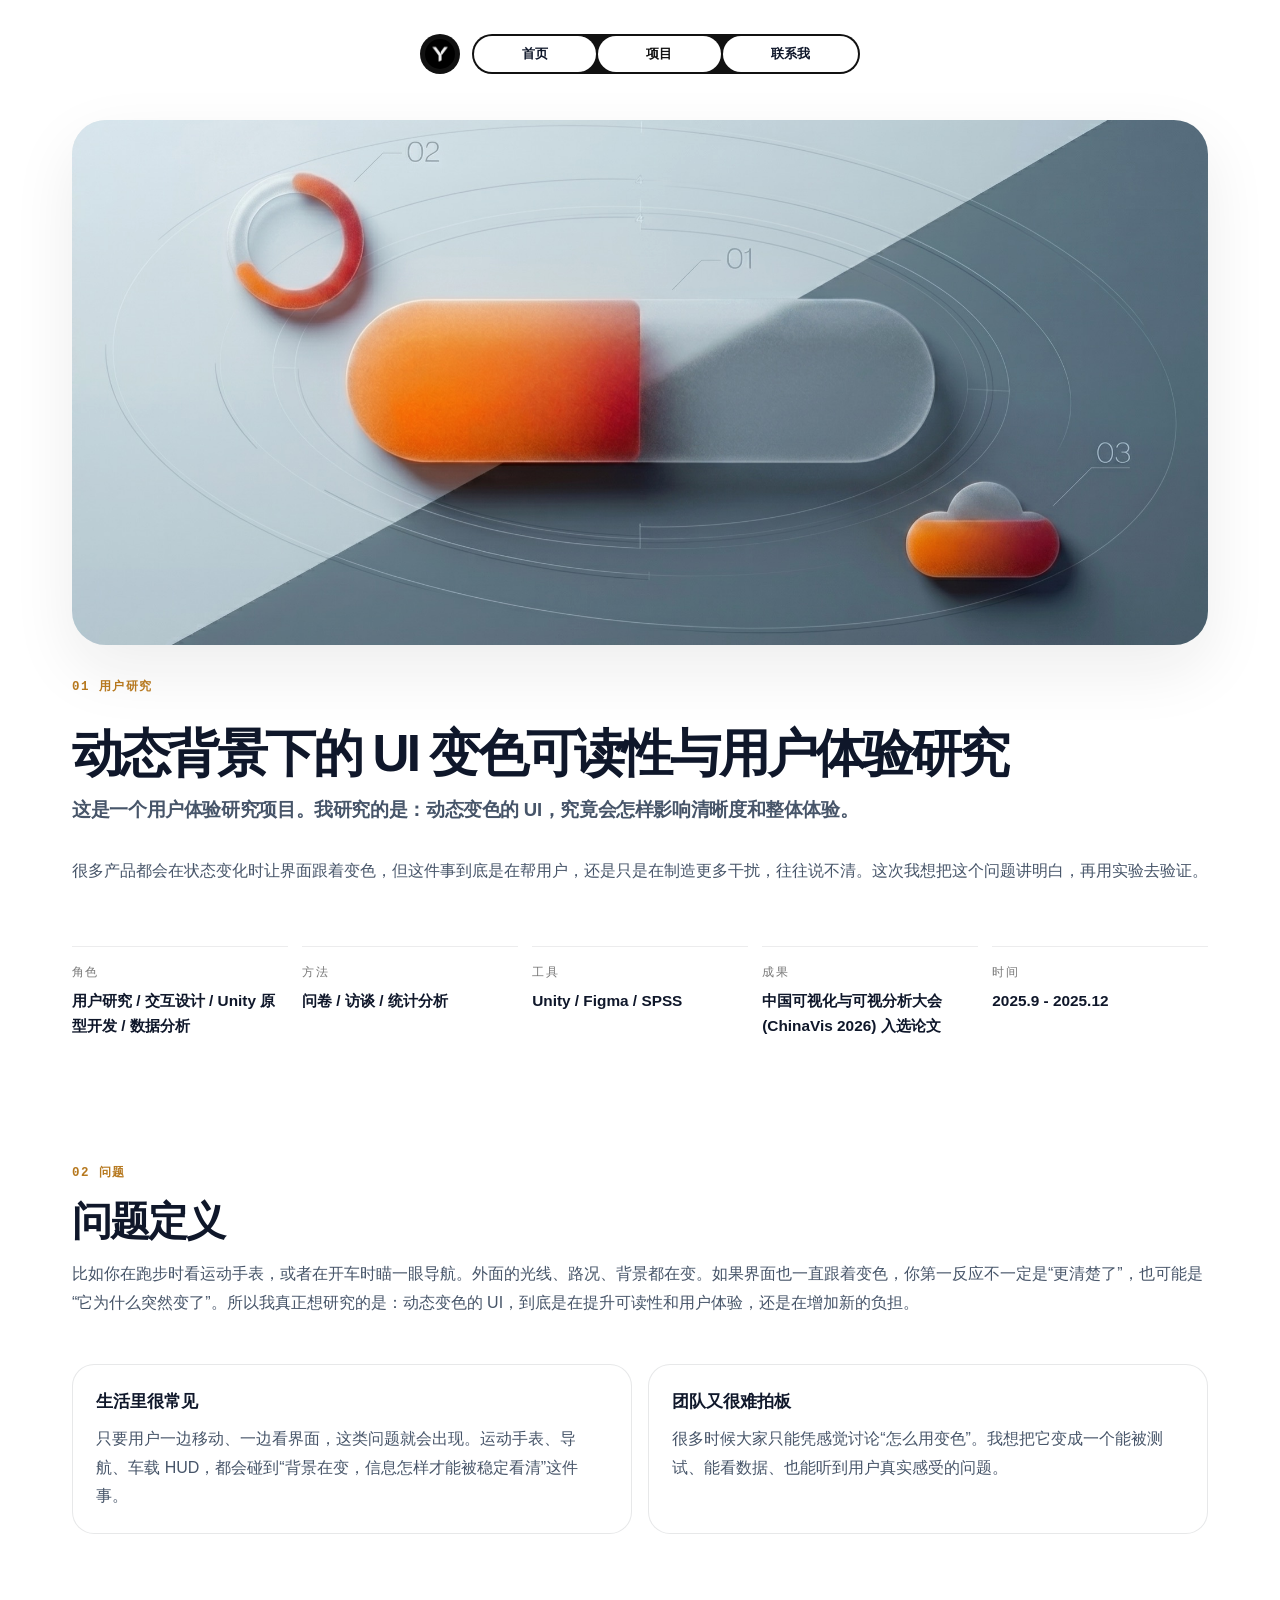
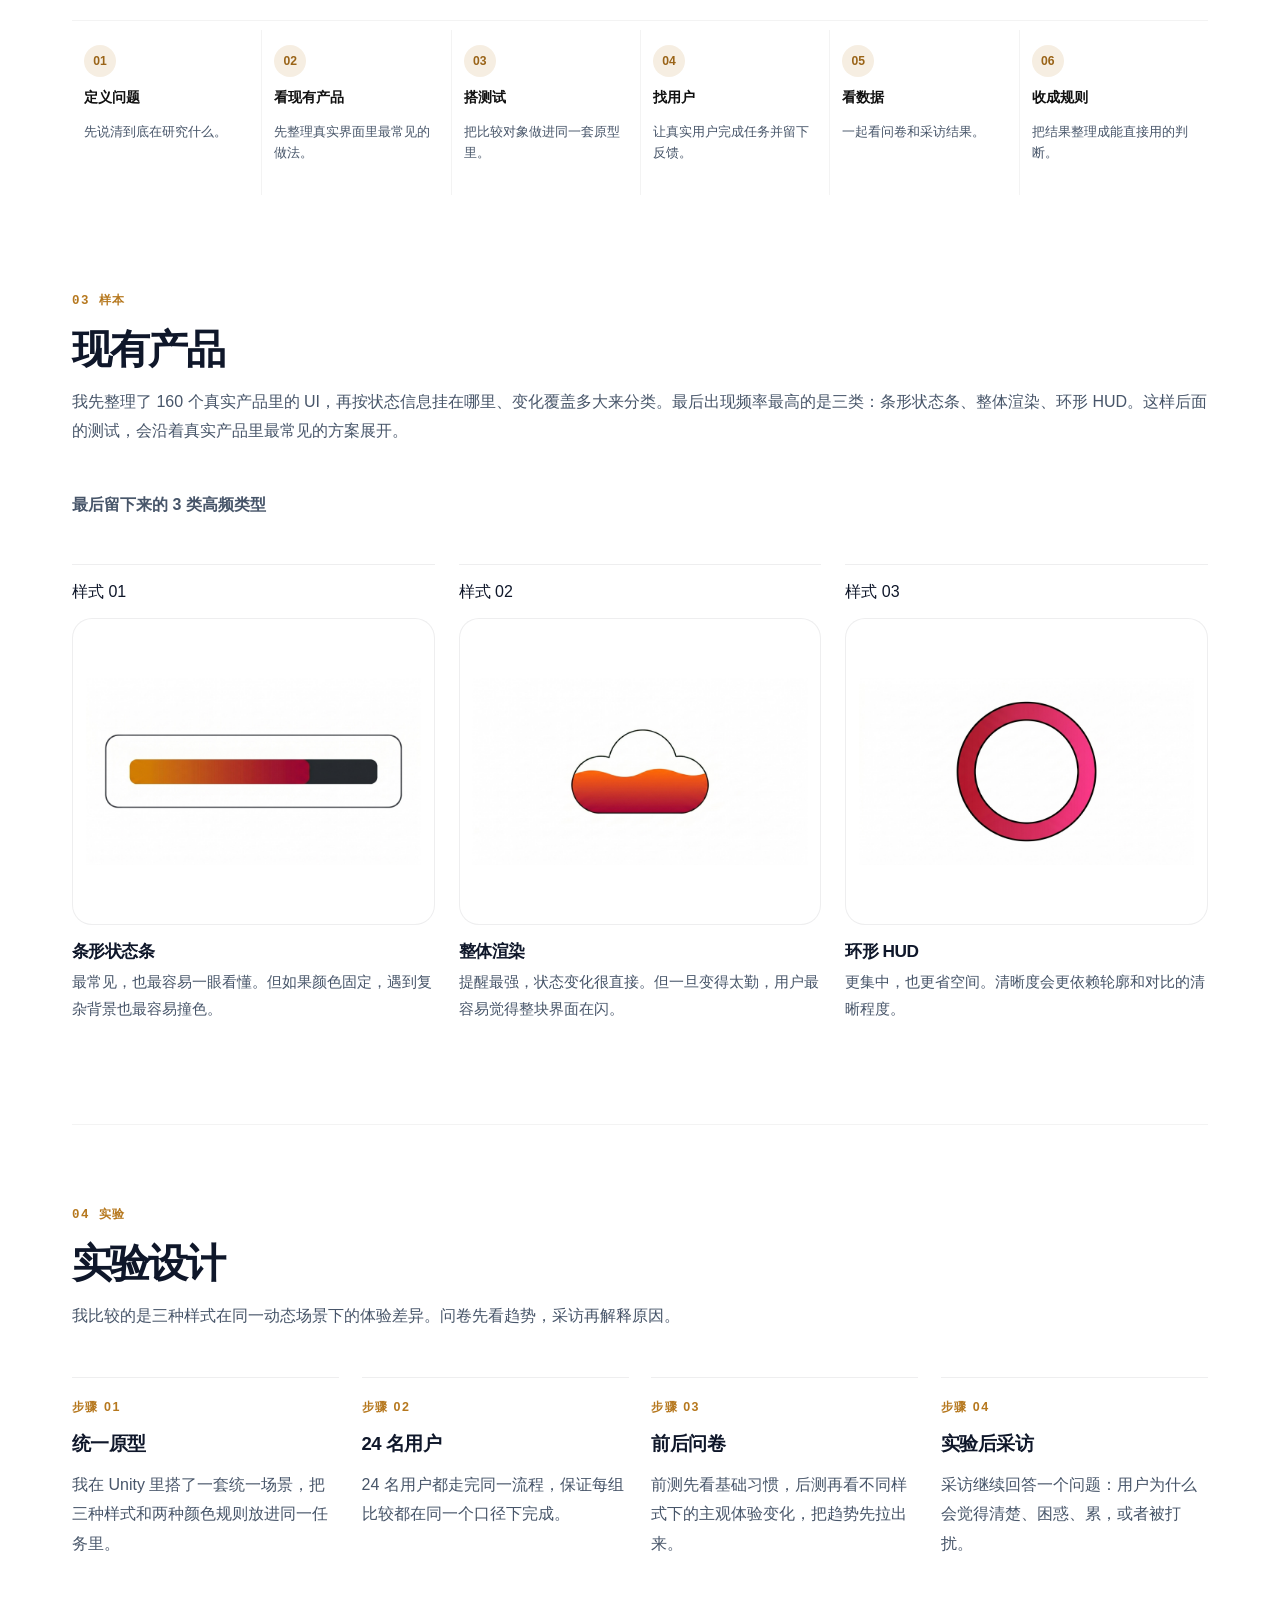
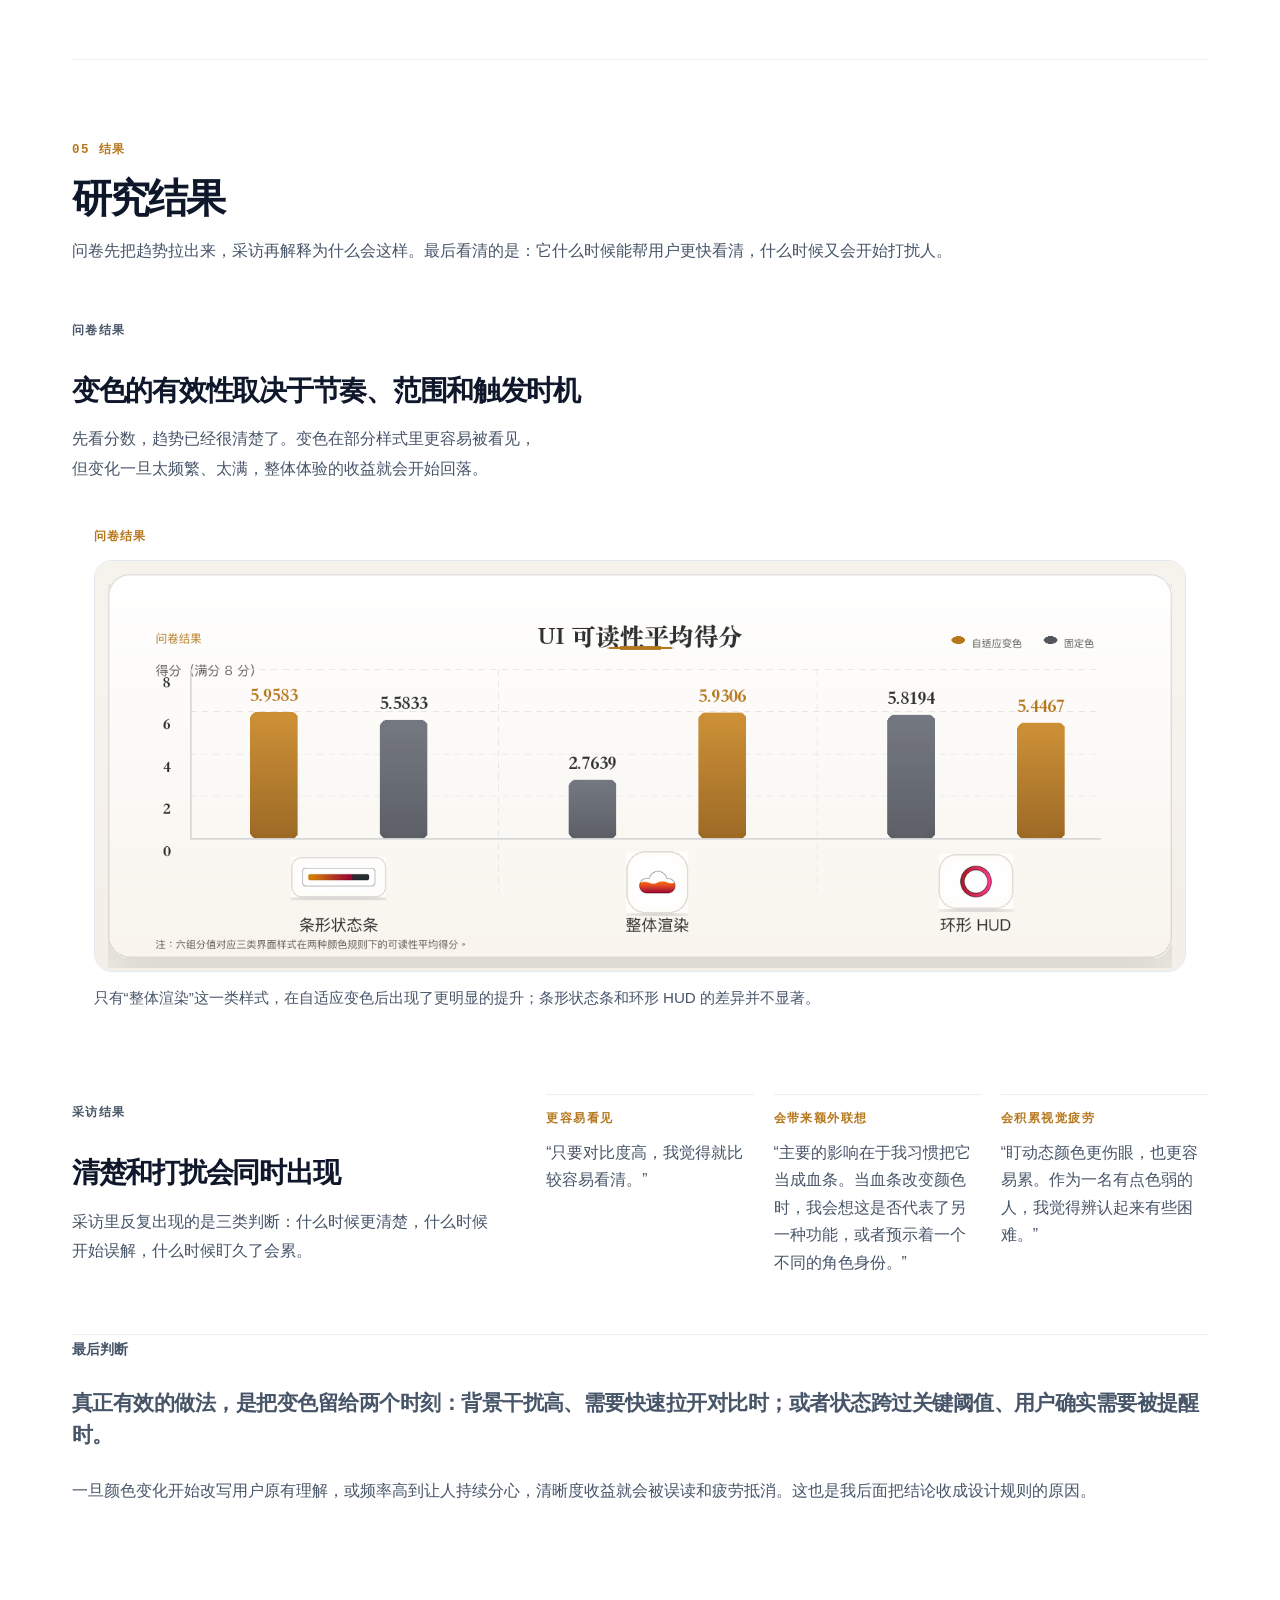
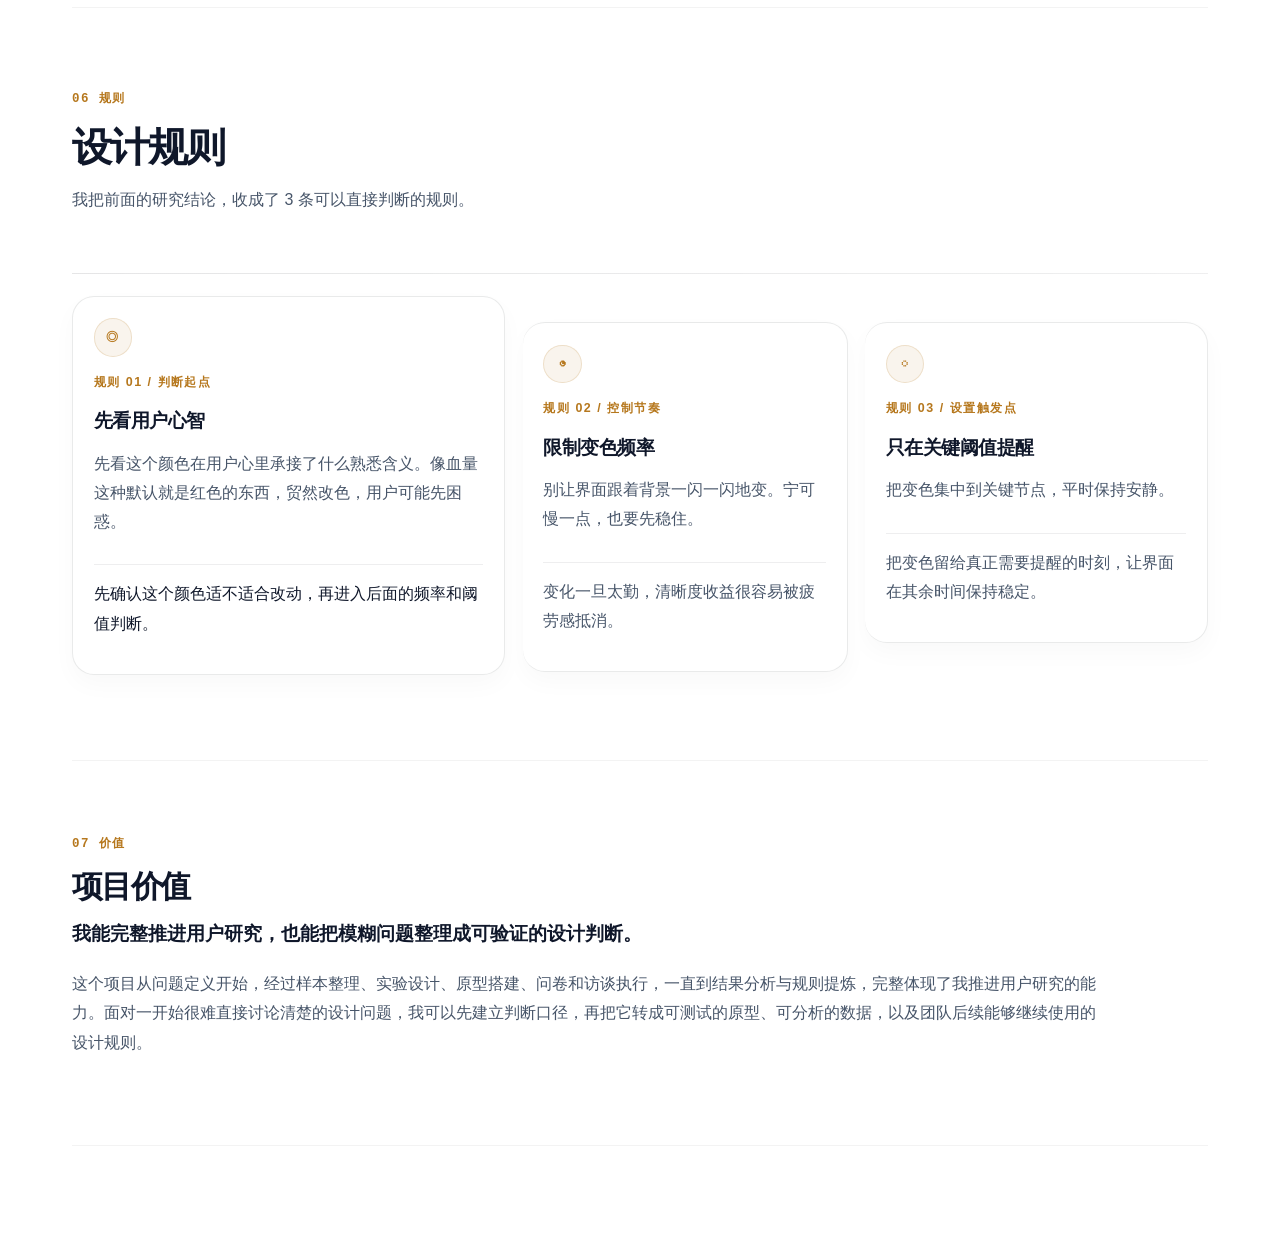
<file: readability-research.html>
<!DOCTYPE html>
<html lang="zh-CN">
  <head>
    <meta charset="UTF-8" />
    <meta name="viewport" content="width=device-width, initial-scale=1.0" />
    <title>动态背景下的 UI 变色可读性与用户体验研究 | 叶泽鸿</title>
    <meta
      name="description"
      content="动态背景下的 UI 变色可读性与用户体验研究案例页，展示我如何在高动态场景里测试界面变色带来的清晰度变化，并整理成能落地的设计规则。"
    />
    <link rel="icon" type="image/png" href="./assets/favicon-y.png" />
    <link rel="stylesheet" href="./css/styles.css?v=20260617-readability-v46" />
  </head>
  <body class="case-page theme-readability">
    <header class="case-nav" data-reveal data-reveal-delay="40">
      <a class="nav-brand" href="./index.html" aria-label="返回首页">
        <img src="./assets/favicon-y.png" alt="" />
      </a>
      <nav class="case-links pill-nav pill-nav--project" aria-label="主导航">
        <a class="pill-link" href="./index.html">
          <span class="pill-link__label">首页</span>
          <span class="pill-link__label-hover" aria-hidden="true">首页</span>
          <span class="pill-link__surface" aria-hidden="true"></span>
        </a>
        <a class="pill-link is-active" href="./index.html#work" aria-current="page">
          <span class="pill-link__label">项目</span>
          <span class="pill-link__label-hover" aria-hidden="true">项目</span>
          <span class="pill-link__surface" aria-hidden="true"></span>
        </a>
        <a class="pill-link" href="mailto:alan-yzh@foxmail.com">
          <span class="pill-link__label">联系我</span>
          <span class="pill-link__label-hover" aria-hidden="true">联系我</span>
          <span class="pill-link__surface" aria-hidden="true"></span>
        </a>
      </nav>
    </header>

    <main class="case-main">
      <section class="readability-cover" aria-label="项目封面">
        <figure class="readability-cover__canvas" data-reveal data-reveal-delay="120">
          <img
            class="readability-cover__background"
            src="./assets/images/dynamicUI/CoverImage.jpeg"
            alt="动态背景下的 UI 变色可读性与用户体验研究主视觉图，展示自适应界面组件与对比关系"
          />
        </figure>
      </section>

      <section class="readability-opening" aria-label="项目背景" data-reveal>
        <div class="readability-opening__headline">
          <p class="case-eyebrow">01 用户研究</p>
          <h1>动态背景下的 UI 变色可读性与用户体验研究</h1>
          <p class="readability-opening__subtitle">这是一个用户体验研究项目。我研究的是：动态变色的 UI，究竟会怎样影响清晰度和整体体验。</p>
          <p class="readability-opening__description">
            很多产品都会在状态变化时让界面跟着变色，但这件事到底是在帮用户，还是只是在制造更多干扰，往往说不清。这次我想把这个问题讲明白，再用实验去验证。
          </p>
          <dl class="case-meta-list readability-opening__meta-list">
            <div>
              <dt>角色</dt>
              <dd>用户研究 / 交互设计 / Unity 原型开发 / 数据分析</dd>
            </div>
            <div>
              <dt>方法</dt>
              <dd>问卷 / 访谈 / 统计分析</dd>
            </div>
            <div>
              <dt>工具</dt>
              <dd>Unity / Figma / SPSS</dd>
            </div>
            <div>
              <dt>成果</dt>
              <dd>中国可视化与可视分析大会(ChinaVis 2026) 入选论文</dd>
            </div>
            <div>
              <dt>时间</dt>
              <dd>2025.9 - 2025.12</dd>
            </div>
          </dl>
        </div>
      </section>

      <section class="readability-stage readability-stage--problem" aria-label="问题定义" data-reveal>
        <div class="readability-stage__lead">
          <div class="readability-stage__title">
            <p class="case-eyebrow">02 问题</p>
            <h2>问题定义</h2>
          </div>
          <p class="readability-stage__summary">
            比如你在跑步时看运动手表，或者在开车时瞄一眼导航。外面的光线、路况、背景都在变。如果界面也一直跟着变色，你第一反应不一定是“更清楚了”，也可能是“它为什么突然变了”。所以我真正想研究的是：动态变色的 UI，到底是在提升可读性和用户体验，还是在增加新的负担。
          </p>
        </div>

        <ul class="case-proof-list readability-application-grid">
          <li><strong>生活里很常见</strong> 只要用户一边移动、一边看界面，这类问题就会出现。运动手表、导航、车载 HUD，都会碰到“背景在变，信息怎样才能被稳定看清”这件事。</li>
          <li><strong>团队又很难拍板</strong> 很多时候大家只能凭感觉讨论“怎么用变色”。我想把它变成一个能被测试、能看数据、也能听到用户真实感受的问题。</li>
        </ul>
      </section>

      <ol class="case-process case-process--flow" aria-label="案例叙事流程" data-reveal data-reveal-delay="80">
        <li>
          <span>01</span>
          <strong>定义问题</strong>
          <p>先说清到底在研究什么。</p>
        </li>
        <li>
          <span>02</span>
          <strong>看现有产品</strong>
          <p>先整理真实界面里最常见的做法。</p>
        </li>
        <li>
          <span>03</span>
          <strong>搭测试</strong>
          <p>把比较对象做进同一套原型里。</p>
        </li>
        <li>
          <span>04</span>
          <strong>找用户</strong>
          <p>让真实用户完成任务并留下反馈。</p>
        </li>
        <li>
          <span>05</span>
          <strong>看数据</strong>
          <p>一起看问卷和采访结果。</p>
        </li>
        <li>
          <span>06</span>
          <strong>收成规则</strong>
          <p>把结果整理成能直接用的判断。</p>
        </li>
      </ol>

      <section class="readability-stage readability-stage--methods" aria-label="研究过程" data-reveal>
        <div class="readability-stage__lead">
          <div class="readability-stage__title">
            <p class="case-eyebrow">03 样本</p>
            <h2>现有产品</h2>
          </div>
          <p class="readability-stage__summary">
            我先整理了 160 个真实产品里的 UI，再按状态信息挂在哪里、变化覆盖多大来分类。最后出现频率最高的是三类：条形状态条、整体渲染、环形 HUD。这样后面的测试，会沿着真实产品里最常见的方案展开。
          </p>
        </div>

        <div class="readability-stage__body readability-stage__body--methods">
          <p class="readability-method-lead">最后留下来的 3 类高频类型</p>
          <div class="readability-hud-grid" aria-label="三种 HUD 样式">
            <article class="readability-hud-card">
              <figure class="readability-hud-figure readability-hud-card__visual">
                <figcaption>样式 01</figcaption>
                <img src="./assets/images/dynamicUI/Type1.jpeg" alt="Type 1 HUD 样式图，使用条形状态条作为主要状态表达" />
              </figure>
              <div class="readability-hud-card__copy">
                <h3>条形状态条</h3>
                <p>最常见，也最容易一眼看懂。但如果颜色固定，遇到复杂背景也最容易撞色。</p>
              </div>
            </article>

            <article class="readability-hud-card">
              <figure class="readability-hud-figure readability-hud-card__visual">
                <figcaption>样式 02</figcaption>
                <img src="./assets/images/dynamicUI/Type2.jpeg" alt="Type 2 HUD 样式图，使用整体渲染作为主要状态表达" />
              </figure>
              <div class="readability-hud-card__copy">
                <h3>整体渲染</h3>
                <p>提醒最强，状态变化很直接。但一旦变得太勤，用户最容易觉得整块界面在闪。</p>
              </div>
            </article>

            <article class="readability-hud-card">
              <figure class="readability-hud-figure readability-hud-card__visual">
                <figcaption>样式 03</figcaption>
                <img src="./assets/images/dynamicUI/Type3.jpeg" alt="Type 3 HUD 样式图，使用环形状态作为主要状态表达" />
              </figure>
              <div class="readability-hud-card__copy">
                <h3>环形 HUD</h3>
                <p>更集中，也更省空间。清晰度会更依赖轮廓和对比的清晰程度。</p>
              </div>
            </article>
          </div>

        </div>

      </section>

      <section class="readability-stage readability-stage--prototype" aria-label="我怎么把它做成可验证的东西" data-reveal>
        <div class="readability-stage__lead">
          <div class="readability-stage__title">
            <p class="case-eyebrow">04 实验</p>
            <h2>实验设计</h2>
          </div>
          <p class="readability-stage__summary">
            我比较的是三种样式在同一动态场景下的体验差异。问卷先看趋势，采访再解释原因。
          </p>
        </div>

        <div class="readability-stage__side readability-stage__side--research">
          <article>
            <span>步骤 01</span>
            <h3>统一原型</h3>
            <p>我在 Unity 里搭了一套统一场景，把三种样式和两种颜色规则放进同一任务里。</p>
          </article>
          <article>
            <span>步骤 02</span>
            <h3>24 名用户</h3>
            <p>24 名用户都走完同一流程，保证每组比较都在同一个口径下完成。</p>
          </article>
          <article>
            <span>步骤 03</span>
            <h3>前后问卷</h3>
            <p>前测先看基础习惯，后测再看不同样式下的主观体验变化，把趋势先拉出来。</p>
          </article>
          <article>
            <span>步骤 04</span>
            <h3>实验后采访</h3>
            <p>采访继续回答一个问题：用户为什么会觉得清楚、困惑、累，或者被打扰。</p>
          </article>
        </div>
      </section>

      <section class="readability-stage readability-stage--findings" aria-label="用户反馈" data-reveal>
        <div class="readability-stage__lead readability-stage__lead--split">
          <div class="readability-stage__title">
            <p class="case-eyebrow">05 结果</p>
            <h2>研究结果</h2>
          </div>
          <p class="readability-stage__summary">
            问卷先把趋势拉出来，采访再解释为什么会这样。最后看清的是：它什么时候能帮用户更快看清，什么时候又会开始打扰人。
          </p>
        </div>

        <div class="readability-findings-flow" aria-label="研究发现与用户证据">
          <article class="readability-finding-row readability-finding-row--positive">
            <div class="readability-finding-row__copy">
              <p class="readability-finding-row__index">问卷结果</p>
              <h3>变色的有效性取决于节奏、范围和触发时机</h3>
              <p>先看分数，趋势已经很清楚了。变色在部分样式里更容易被看见，但变化一旦太频繁、太满，整体体验的收益就会开始回落。</p>
            </div>

            <figure class="case-image-card case-image-card--plain-frame case-image-card--contain readability-stage__visual readability-stage__visual--chart readability-finding-row__figure">
              <figcaption>问卷结果</figcaption>
              <img src="./assets/images/dynamicUI/graphResult-research-v2.png" alt="动态变色 UI 研究的问卷结果图，展示不同样式在用户体验与可读性上的量化差异" />
              <p class="readability-finding-row__figure-note">只有“整体渲染”这一类样式，在自适应变色后出现了更明显的提升；条形状态条和环形 HUD 的差异并不显著。</p>
            </figure>
          </article>

          <article class="readability-finding-row readability-finding-row--warning">
            <div class="readability-finding-row__copy">
              <p class="readability-finding-row__index">采访结果</p>
              <h3>清楚和打扰会同时出现</h3>
              <p>采访里反复出现的是三类判断：什么时候更清楚，什么时候开始误解，什么时候盯久了会累。</p>
            </div>

            <div class="readability-evidence-group readability-evidence-group--triple">
              <blockquote class="readability-evidence-card readability-evidence-card--plain">
                <span>更容易看见</span>
                <p>“只要对比度高，我觉得就比较容易看清。”</p>
              </blockquote>

              <blockquote class="readability-evidence-card readability-evidence-card--plain">
                <span>会带来额外联想</span>
                <p>“主要的影响在于我习惯把它当成血条。当血条改变颜色时，我会想这是否代表了另一种功能，或者预示着一个不同的角色身份。”</p>
              </blockquote>

              <blockquote class="readability-evidence-card readability-evidence-card--plain">
                <span>会积累视觉疲劳</span>
                <p>“盯动态颜色更伤眼，也更容易累。作为一名有点色弱的人，我觉得辨认起来有些困难。”</p>
              </blockquote>
            </div>
          </article>

          <div class="readability-findings-takeaway" aria-label="研究结论">
            <p class="readability-findings-takeaway__label">最后判断</p>
            <p class="readability-findings-takeaway__text">真正有效的做法，是把变色留给两个时刻：背景干扰高、需要快速拉开对比时；或者状态跨过关键阈值、用户确实需要被提醒时。</p>
            <p class="readability-findings-takeaway__body">一旦颜色变化开始改写用户原有理解，或频率高到让人持续分心，清晰度收益就会被误读和疲劳抵消。这也是我后面把结论收成设计规则的原因。</p>
          </div>
        </div>
      </section>

      <section class="readability-stage readability-stage--rules" aria-label="设计规则" data-reveal>
        <div class="readability-stage__lead">
          <div class="readability-stage__title">
            <p class="case-eyebrow">06 规则</p>
            <h2>设计规则</h2>
          </div>
          <p class="readability-stage__summary">
            我把前面的研究结论，收成了 3 条可以直接判断的规则。
          </p>
        </div>

        <div class="readability-rule-run">
          <article class="readability-rule-card readability-rule-card--primary">
            <span class="readability-rule-card__icon" aria-hidden="true">◎</span>
            <span>规则 01 / 判断起点</span>
            <h3>先看用户心智</h3>
            <p>先看这个颜色在用户心里承接了什么熟悉含义。像血量这种默认就是红色的东西，贸然改色，用户可能先困惑。</p>
            <p class="readability-rule-card__note">先确认这个颜色适不适合改动，再进入后面的频率和阈值判断。</p>
          </article>
          <article class="readability-rule-card">
            <span class="readability-rule-card__icon" aria-hidden="true">◔</span>
            <span>规则 02 / 控制节奏</span>
            <h3>限制变色频率</h3>
            <p>别让界面跟着背景一闪一闪地变。宁可慢一点，也要先稳住。</p>
            <p class="readability-rule-card__note">变化一旦太勤，清晰度收益很容易被疲劳感抵消。</p>
          </article>
          <article class="readability-rule-card">
            <span class="readability-rule-card__icon" aria-hidden="true">◌</span>
            <span>规则 03 / 设置触发点</span>
            <h3>只在关键阈值提醒</h3>
            <p>把变色集中到关键节点，平时保持安静。</p>
            <p class="readability-rule-card__note">把变色留给真正需要提醒的时刻，让界面在其余时间保持稳定。</p>
          </article>
        </div>
      </section>

      <section class="case-section-grid case-section-grid--closing" aria-label="结论" data-reveal>
        <div class="case-copy readability-closing">
          <p class="case-eyebrow readability-closing__eyebrow">07 价值</p>
          <h2>项目价值</h2>
          <p class="readability-closing__subtitle">我能完整推进用户研究，也能把模糊问题整理成可验证的设计判断。</p>
          <p class="case-callout-line">
            这个项目从问题定义开始，经过样本整理、实验设计、原型搭建、问卷和访谈执行，一直到结果分析与规则提炼，完整体现了我推进用户研究的能力。面对一开始很难直接讨论清楚的设计问题，我可以先建立判断口径，再把它转成可测试的原型、可分析的数据，以及团队后续能够继续使用的设计规则。
          </p>
        </div>
      </section>
    </main>

    <script src="./js/nav-effects.js?v=20260624-nav-v1"></script>
    <script>
      (() => {
        const revealTargets = [...document.querySelectorAll("[data-reveal]")];

        revealTargets.forEach((element, index) => {
          const delay = element.dataset.revealDelay || `${Math.min(index * 60, 220)}ms`;
          element.style.setProperty("--reveal-delay", delay);
        });

        if (window.matchMedia("(prefers-reduced-motion: reduce)").matches || !("IntersectionObserver" in window)) {
          revealTargets.forEach((element) => element.classList.add("is-visible"));
          return;
        }

        const observer = new IntersectionObserver(
          (entries) => {
            entries.forEach((entry) => {
              if (!entry.isIntersecting) return;
              entry.target.classList.add("is-visible");
              observer.unobserve(entry.target);
            });
          },
          {
            threshold: 0.16,
            rootMargin: "0px 0px -10% 0px"
          }
        );

        revealTargets.forEach((element) => observer.observe(element));
      })();
    </script>
  </body>
</html>
</file>
<file: css/styles.css>
:root {
  --bg: #ffffff;
  --surface: rgba(255, 255, 255, 0.92);
  --surface-soft: #f6f6f4;
  --text: #15181c;
  --muted: #666d73;
  --line: rgba(21, 24, 28, 0.08);
  --shadow: 0 14px 36px rgba(26, 28, 33, 0.05);
  --shadow-hover: 0 20px 52px rgba(26, 28, 33, 0.08);
  --navy: #0a1635;
  --orange: #da6f4a;
  --yellow: #efc44e;
  --blue: #4468d9;
  --green: #67a974;
  --pink: #d7a9ee;
  --radius: 28px;
  --radius-sm: 18px;
  --max-width: min(1040px, calc(100vw - 216px));
  --ease: 280ms cubic-bezier(0.2, 0.75, 0.2, 1);
  --space-xs: 0.5rem;
  --space-sm: 1rem;
  --space-md: 2rem;
  --space-lg: 4rem;
  --space-xl: 6.5rem;
  --font-h1: 2.75rem;
  --font-h2: 1.85rem;
  --font-h3: 1.25rem;
  --font-body: 1rem;
  --line-height-body: 1.65;
  --color-title: #0f172a;
  --color-body: #475569;
  --color-muted: #94a3b8;
  --blue-deep: #1e40af;
  --blue-light: #60a5fa;
  --gradient-primary: linear-gradient(135deg, #1e40af 0%, #60a5fa 100%);
  --bg-pure: #ffffff;
  --bg-subtle: #f8fafc;
  --bg-card: #ffffff;
  --border-hairline: 1px solid #e2e8f0;
  color-scheme: light;
  font-family: "Avenir Next", "SF Pro Display", "PingFang SC", "Hiragino Sans GB", "Microsoft YaHei", sans-serif;
}

.theme-digimi {
  --theme-accent: #ff7a00;
  --theme-accent-rgb: 255, 122, 0;
  --theme-bg-light: #ffffff;
  --editor-grid-dot: rgba(148, 163, 184, 0.18);
}

.theme-neighbor {
  --theme-accent: #007aff;
  --theme-accent-rgb: 0, 122, 255;
  --theme-bg-light: #f5f9ff;
  --editor-grid-dot: rgba(148, 163, 184, 0.18);
}

.theme-digistudio {
  --theme-accent: var(--blue-deep);
  --theme-accent-rgb: 30, 64, 175;
  --theme-bg-light: #ffffff;
  --editor-line: rgba(15, 23, 42, 0.12);
  --editor-line-strong: rgba(15, 23, 42, 0.18);
  --editor-highlight: rgba(255, 255, 255, 0.82);
  --editor-grid-dot: rgba(148, 163, 184, 0.18);
}

.theme-movie3d {
  --theme-accent: #5f79a4;
  --theme-accent-rgb: 95, 121, 164;
  --theme-bg-light: #ffffff;
  --gradient-primary: linear-gradient(135deg, #4d6690 0%, #a2b4cc 100%);
  --editor-grid-dot: rgba(148, 163, 184, 0.18);
  --movie-grid-dot: rgba(164, 178, 202, 0.16);
  --movie-line: rgba(95, 121, 164, 0.12);
  --movie-line-strong: rgba(95, 121, 164, 0.18);
  --movie-highlight: rgba(255, 255, 255, 0.84);
}

.theme-readability {
  --theme-accent: #b6781e;
  --theme-accent-rgb: 182, 120, 30;
  --theme-bg-light: #ffffff;
  --gradient-primary: linear-gradient(135deg, #8f6120 0%, #d2a352 100%);
  --readability-teal: #b6781e;
  --readability-teal-deep: #2c3035;
  --readability-safe: #5e6369;
  --readability-warn: #b6781e;
  --readability-danger: #2c3035;
  --readability-panel: #f5f5f7;
  --readability-line: rgba(182, 120, 30, 0.14);
  --readability-line-strong: rgba(44, 48, 53, 0.14);
  --readability-card-line: rgba(44, 48, 53, 0.11);
  --readability-card-line-warm: rgba(182, 120, 30, 0.2);
  --readability-card-highlight: rgba(255, 255, 255, 0.88);
  --readability-eyebrow-size: 0.78rem;
  --readability-title-size: clamp(1.875rem, 3.6vw, 2.5rem);
  --readability-subtitle-size: clamp(1.06rem, 1.45vw, 1.2rem);
  --readability-body-size: 1rem;
}

.canvas-grid-bg {
  background-image: radial-gradient(#e2e8f0 1.5px, transparent 1.5px);
  background-size: 16px 16px;
}

body.case-page {
  font-family: "Avenir Next", "SF Pro Display", "PingFang SC", "Hiragino Sans GB", "Microsoft YaHei", sans-serif;
  color: var(--color-title);
  line-height: var(--line-height-body);
  background-color: var(--bg-pure);
}

body:not(.case-page) {
  position: relative;
  isolation: isolate;
}

body:not(.case-page) > *:not(.hero-particles) {
  position: relative;
  z-index: 1;
}

body.case-page p {
  color: var(--color-body);
  max-width: 35rem;
  margin-bottom: var(--space-sm);
}

/* This case study uses full-width narrative blocks instead of the default narrow column. */
.theme-readability .case-main p,
.theme-readability .case-main blockquote {
  max-width: none;
}

body.case-page p strong {
  color: var(--color-title);
}

*,
*::before,
*::after {
  box-sizing: border-box;
}

html {
  scroll-behavior: smooth;
}

body {
  margin: 0;
  min-height: 100vh;
  background: var(--bg);
  color: var(--text);
  overflow-x: hidden;
}

img {
  display: block;
  max-width: 100%;
}

figure {
  margin: 0;
}

a {
  color: inherit;
  text-decoration: none;
}

button {
  font: inherit;
}

.site-header,
main,
.site-footer {
  width: var(--max-width);
  margin: 0 auto;
}

/* Homepage */
.site-header {
  display: flex;
  justify-content: center;
  align-items: center;
  gap: 12px;
  padding: 38px 0 30px;
  opacity: 0;
  animation: fadeUpSoft 720ms 80ms cubic-bezier(0.2, 0.75, 0.2, 1) forwards;
}

.nav-brand {
  flex: 0 0 auto;
  width: 40px;
  height: 40px;
  display: inline-flex;
  align-items: center;
  justify-content: center;
  border-radius: 999px;
  background: #111111;
  overflow: hidden;
  transition:
    transform var(--ease),
    opacity var(--ease);
}

.nav-brand:hover,
.nav-brand:focus-visible {
  transform: translateY(-1px);
  opacity: 0.96;
  outline: none;
}

.nav-brand img {
  width: 76%;
  height: 76%;
  object-fit: cover;
  border-radius: 999px;
  filter: invert(1) contrast(1.04);
  transform-origin: center;
  transform: rotate(0deg);
  transition: transform 200ms cubic-bezier(0.22, 1, 0.36, 1);
}

.nav-brand:hover img,
.nav-brand:focus-visible img {
  transform: rotate(360deg);
}

.site-nav {
  display: flex;
  align-items: center;
  gap: 36px;
  color: var(--muted);
}

.site-nav a {
  position: relative;
  font-size: 0.84rem;
  transition: color var(--ease);
}

.site-nav a::after {
  content: "";
  position: absolute;
  left: 0;
  bottom: -8px;
  width: 100%;
  height: 1px;
  border-radius: 0;
  background: var(--text);
  transform: scaleX(0);
  transform-origin: left;
  transition:
    transform var(--ease),
    background var(--ease);
}

.site-nav a:hover,
.site-nav a:focus-visible {
  color: var(--text);
}

.site-nav a:hover::after,
.site-nav a:focus-visible::after {
  background: var(--text);
  transform: scaleX(1);
}

.pill-nav {
  display: inline-flex;
  align-items: center;
  justify-content: center;
  gap: 2px;
  padding: 2px;
  border-radius: 999px;
  background: #111111;
  border: 0;
  box-shadow: none;
}

.site-nav.pill-nav {
  flex-wrap: nowrap;
}

.site-nav.pill-nav .pill-link:hover,
.site-nav.pill-nav .pill-link:focus-visible {
  color: #ffffff;
}

.case-links.pill-nav {
  justify-content: center;
}

.pill-nav--project {
  justify-content: center;
}

.pill-nav a::after,
.pill-link::after {
  display: none !important;
}

.pill-link {
  position: relative;
  display: inline-flex;
  align-items: center;
  justify-content: center;
  min-height: 36px;
  padding: 0 48px;
  border-radius: 999px;
  border: 0;
  background: #ffffff;
  color: #111111;
  font-size: 0.84rem;
  font-weight: 700;
  line-height: 1;
  letter-spacing: 0.01em;
  white-space: nowrap;
  overflow: hidden;
  isolation: isolate;
  --pill-height: 36px;
  transition:
    background-color 180ms ease,
    color var(--ease),
    border-color var(--ease),
    transform 260ms cubic-bezier(0.22, 1, 0.36, 1);
}

.pill-link:hover,
.pill-link:focus-visible {
  background: #ffffff;
  color: #111111;
  outline: none;
  transform: translateY(-1px);
}

.pill-link.is-active {
  background: #ffffff;
  color: #111111;
}

.pill-link.is-active:hover,
.pill-link.is-active:focus-visible {
  background: #ffffff;
  color: #111111;
}

.pill-link__label,
.pill-link__label-hover {
  position: relative;
  display: inline-flex;
  align-items: center;
  justify-content: center;
  pointer-events: none;
  z-index: 1;
  transition:
    transform 300ms cubic-bezier(0.22, 1, 0.36, 1),
    opacity 240ms ease,
    color 240ms ease;
}

.pill-link__label-hover {
  position: absolute;
  inset: 0;
  color: #ffffff;
  transform: translateY(calc(var(--pill-height) + 12px));
  opacity: 0;
}

.pill-link__surface {
  position: absolute;
  left: 50%;
  bottom: calc(var(--pill-surface-bottom, -12px));
  display: block;
  width: var(--pill-surface-size, 160px);
  height: var(--pill-surface-size, 160px);
  border-radius: 999px;
  background: #111111;
  transform: translateX(-50%) scale(0);
  transform-origin: 50% var(--pill-surface-origin-y, 120px);
  transition: transform 300ms cubic-bezier(0.22, 1, 0.36, 1);
  z-index: 0;
  pointer-events: none;
}

.pill-link:hover .pill-link__surface,
.pill-link:focus-visible .pill-link__surface {
  transform: translateX(-50%) scale(1.2);
}

.pill-link:hover .pill-link__label,
.pill-link:focus-visible .pill-link__label {
  transform: translateY(calc(-1 * (var(--pill-height) + 8px)));
  opacity: 0;
}

.pill-link:hover .pill-link__label-hover,
.pill-link:focus-visible .pill-link__label-hover {
  transform: translateY(0);
  opacity: 1;
}

.hero-section {
  box-sizing: border-box;
  min-height: calc(100svh - 110px);
  padding: 112px 0 132px;
  display: grid;
  grid-template-columns: minmax(0, 1fr);
  gap: 0;
  align-items: start;
  justify-items: center;
}

.hero-particles {
  position: fixed;
  inset: 0;
  z-index: 0;
  pointer-events: none;
  overflow: hidden;
}

.hero-particles::before {
  content: "";
  position: absolute;
  left: 50%;
  top: 50%;
  width: min(136vw, 1720px);
  height: min(136vw, 1320px);
  border-radius: 999px;
  background:
    radial-gradient(circle at center, rgba(206, 211, 218, 0.72), rgba(233, 236, 240, 0.38) 42%, rgba(255, 255, 255, 0) 76%);
  filter: blur(14px);
  opacity: 0.62;
  transform: translate(-50%, -50%);
}

.particles-container {
  position: relative;
  width: 100%;
  height: 100%;
}

.particles-container canvas {
  display: block;
  width: 100%;
  height: 100%;
}

.hero-copy {
  display: grid;
  gap: 18px;
  width: 100%;
  max-width: none;
  justify-items: center;
  text-align: center;
  position: relative;
  z-index: 1;
}

.hero-copy > * {
  opacity: 0;
  animation: fadeUpSoft 760ms cubic-bezier(0.2, 0.75, 0.2, 1) forwards;
}

.hero-copy > *:nth-child(1) {
  animation-delay: 140ms;
}

.hero-copy > *:nth-child(2) {
  animation-delay: 220ms;
}

.hero-copy > *:nth-child(3) {
  animation-delay: 300ms;
}

.hero-copy > .eyebrow {
  opacity: 1;
  animation: none;
}

.hero-copy > .hero-intro--deferred {
  opacity: 1;
  animation: none;
}

.work-heading h2 {
  font-family: "Iowan Old Style", "Palatino Linotype", "Book Antiqua", Georgia, serif;
}

.hero-copy h1 {
  margin: 0;
  width: 100%;
  max-width: 900px;
  color: #52585f;
  font-family: inherit;
  font-size: 0.96rem;
  line-height: 1.9;
  letter-spacing: 0;
  font-weight: 400;
}

.hero-intro--deferred {
  display: inline-flex;
  flex-wrap: wrap;
  justify-content: center;
  align-content: flex-start;
  column-gap: 0.22em;
  row-gap: 0.42em;
  min-height: 7.2em;
}

.hero-intro__segment {
  display: inline-block;
  opacity: 0;
  filter: blur(10px);
  transform: translateY(20px);
  clip-path: inset(0 0 100% 0);
  transition:
    opacity 840ms cubic-bezier(0.18, 0.82, 0.24, 1),
    transform 840ms cubic-bezier(0.18, 0.82, 0.24, 1),
    filter 840ms cubic-bezier(0.18, 0.82, 0.24, 1),
    clip-path 920ms cubic-bezier(0.18, 0.82, 0.24, 1);
  transition-delay: var(--segment-delay, 0ms);
  will-change: transform, opacity, filter, clip-path;
}

.hero-intro--deferred.is-ready .hero-intro__segment {
  opacity: 1;
  filter: blur(0);
  transform: translateY(0);
  clip-path: inset(0 0 0 0);
}

.hero-summary {
  margin: 0;
  color: #52585f;
  font-size: 1rem;
  line-height: 1.8;
}

.hero-summary {
  width: 100%;
  max-width: none;
  font-size: 0.9rem;
  line-height: 1.85;
  margin-top: 6px;
}

.hero-actions {
  display: flex;
  flex-wrap: wrap;
  gap: 16px;
  padding-top: 16px;
  justify-content: center;
}

.button {
  display: inline-flex;
  align-items: center;
  justify-content: center;
  min-height: 42px;
  padding: 0 16px;
  border-radius: 999px;
  border: 1px solid transparent;
  font-size: 0.88rem;
  transition:
    transform var(--ease),
    background-color var(--ease),
    border-color var(--ease),
    color var(--ease);
}

.button:hover,
.button:focus-visible {
  transform: translateY(-2px);
}

.button-primary {
  background: var(--text);
  color: #f8f6f1;
}

.button-secondary {
  background: rgba(255, 255, 255, 0.5);
  border-color: var(--line);
}

.eyebrow,
.work-kicker {
  margin: 0;
  font-size: 0.72rem;
  letter-spacing: 0.16em;
  text-transform: uppercase;
  color: var(--muted);
}

.eyebrow {
  font-size: 1.28rem;
  letter-spacing: -0.02em;
  text-transform: none;
  color: var(--text);
}

.split-eyebrow {
  display: inline-flex;
  flex-wrap: wrap;
  justify-content: center;
}

.split-eyebrow__char {
  display: inline-block;
  opacity: 0;
  filter: blur(6px);
  transform: translateY(18px) scale(0.96);
  transition:
    opacity 720ms cubic-bezier(0.18, 0.82, 0.24, 1),
    transform 720ms cubic-bezier(0.18, 0.82, 0.24, 1),
    filter 720ms cubic-bezier(0.18, 0.82, 0.24, 1);
  transition-delay: var(--char-delay, 0ms);
  will-change: transform, opacity, filter;
}

.split-eyebrow.is-ready .split-eyebrow__char {
  opacity: 1;
  filter: blur(0);
  transform: translateY(0) scale(1);
}

.work-section {
  padding: 8px 0 150px;
}

.work-heading {
  margin-bottom: 68px;
  grid-template-columns: minmax(0, 1fr);
  justify-items: stretch;
  gap: 16px;
  align-items: end;
}

.work-heading h2 {
  margin: 16px 0 0;
  max-width: 900px;
  color: #52585f;
  font-family: inherit;
  font-size: 0.96rem;
  line-height: 1.9;
  letter-spacing: 0;
  font-weight: 400;
}

.project-grid {
  column-count: 2;
  column-gap: 34px;
}

.project-card {
  --card-tilt: 0deg;
  --card-lift: 0px;
  position: relative;
  display: inline-block;
  width: 100%;
  margin: 0 0 58px;
  break-inside: avoid;
  padding: 0;
  border: 0;
  background: transparent;
  appearance: none;
  text-align: left;
  cursor: pointer;
}

.project-card:nth-child(even) {
  margin-top: 54px;
}

.project-card::before {
  content: "";
  position: absolute;
  inset: -12px;
  border-radius: 26px;
  background: #f3f3f1;
  box-shadow: 0 18px 48px rgba(26, 28, 33, 0.08);
  opacity: 0;
  transform: translateY(var(--card-lift)) rotate(var(--card-tilt)) scale(0.985);
  transform-origin: center top;
  transition:
    opacity var(--ease),
    transform var(--ease),
    box-shadow var(--ease);
  z-index: 0;
}

.project-card:nth-child(1) {
  animation-delay: 80ms;
}

.project-card:nth-child(2) {
  animation-delay: 150ms;
}

.project-card:nth-child(3) {
  animation-delay: 220ms;
}

.project-card:nth-child(4) {
  animation-delay: 290ms;
}

.project-frame {
  position: relative;
  background: transparent;
  border-radius: 18px;
  z-index: 1;
  border: 0;
  box-shadow: none;
  overflow: visible;
  transform: translateY(var(--card-lift)) rotate(var(--card-tilt));
  transform-origin: center top;
  transition: transform var(--ease);
}

.project-card:hover .project-frame,
.project-card:focus-visible .project-frame {
  box-shadow: none;
  animation: projectCardTiltBounce 320ms cubic-bezier(0.28, 0.9, 0.32, 1) both;
}

.project-cover {
  position: relative;
  aspect-ratio: var(--ratio, 1.2);
  --cursor-x: 50%;
  --cursor-y: 50%;
  background: #e9e5dd;
  z-index: 1;
  border-radius: 18px;
  overflow: hidden;
  transition:
    transform var(--ease),
    box-shadow var(--ease),
    filter var(--ease);
}

.project-cover::after {
  content: "";
  position: absolute;
  inset: 0;
  background:
    linear-gradient(180deg, rgba(12, 14, 18, 0.02) 0%, rgba(12, 14, 18, 0.08) 100%),
    linear-gradient(180deg, transparent 0%, transparent 54%, rgba(12, 14, 18, 0.14) 100%);
  pointer-events: none;
}

.project-cover img {
  width: 100%;
  height: 100%;
  object-fit: cover;
  object-position: var(--object-position, center);
  transition: filter 320ms ease;
}

.project-card:hover,
.project-card:focus-visible {
  --card-tilt: -1.2deg;
  --card-lift: -6px;
}

.project-card:hover .project-cover,
.project-card:focus-visible .project-cover {
  box-shadow: 0 24px 58px rgba(26, 28, 33, 0.12);
}

.project-card:hover::before,
.project-card:focus-visible::before {
  opacity: 1;
  transform: translateY(var(--card-lift)) rotate(var(--card-tilt)) scale(1);
  animation: projectCardTiltBounceShadow 320ms cubic-bezier(0.28, 0.9, 0.32, 1) both;
}

.project-card:hover .project-cover img,
.project-card:focus-visible .project-cover img {
  filter: saturate(1.04) contrast(1.02);
}

.project-overlay {
  position: absolute;
  inset: 16px 16px auto 16px;
  display: flex;
  align-items: flex-start;
  justify-content: end;
  gap: 10px;
  z-index: 1;
}

.project-hover-label {
  position: absolute;
  left: var(--cursor-x);
  top: var(--cursor-y);
  display: inline-flex;
  align-items: center;
  padding: 0;
  color: rgba(255, 255, 255, 0.96);
  font-size: 0.8rem;
  font-weight: 600;
  letter-spacing: 0.04em;
  text-shadow: 0 2px 14px rgba(16, 17, 20, 0.32);
  opacity: 0;
  transform: translate(-50%, calc(-100% - 14px)) scale(0.96);
  transition:
    left 140ms cubic-bezier(0.2, 0.75, 0.2, 1),
    top 140ms cubic-bezier(0.2, 0.75, 0.2, 1),
    opacity var(--ease),
    transform var(--ease);
  pointer-events: none;
  mix-blend-mode: screen;
}

.project-arrow {
  position: static;
  display: inline-flex;
  align-items: center;
  justify-content: center;
  width: 34px;
  height: 34px;
  border-radius: 999px;
  background: rgba(255, 253, 249, 0.9);
  color: #1a1d23;
  font-size: 0.98rem;
  box-shadow: 0 8px 18px rgba(16, 17, 20, 0.12);
  transition:
    transform var(--ease),
    background-color var(--ease),
    color var(--ease);
}

.project-card:nth-child(1) .project-arrow,
.project-card:nth-child(2) .project-arrow,
.project-card:nth-child(3) .project-arrow,
.project-card:nth-child(4) .project-arrow {
  background: rgba(255, 253, 249, 0.9);
  color: #1a1d23;
}

.project-card:hover .project-arrow,
.project-card:focus-visible .project-arrow {
  transform: translateX(2px);
  background: #ececea;
}

.project-card:hover .project-hover-label,
.project-card:focus-visible .project-hover-label {
  opacity: 1;
  transform: translate(-50%, calc(-100% - 18px)) scale(1);
}

.project-meta {
  position: relative;
  z-index: 2;
  margin-top: 18px;
  padding: 0 4px;
  color: var(--text);
  transform: translateY(var(--card-lift)) rotate(var(--card-tilt));
  transform-origin: center top;
  transition: transform var(--ease);
}

.project-meta-row {
  display: grid;
  grid-template-columns: minmax(0, 1fr) auto;
  gap: 20px;
  align-items: start;
}

.project-copy {
  max-width: none;
}

.project-title {
  margin: 0;
  color: #34373c;
  font-size: clamp(1.22rem, 1.32vw, 1.6rem);
  font-weight: 700;
  line-height: 1.24;
  letter-spacing: -0.045em;
  transition: color var(--ease);
}

.project-card:hover .project-title,
.project-card:focus-visible .project-title {
  color: #202328;
}

.project-note {
  margin: 14px 0 0;
  color: #5b6168;
  font-size: 0.86rem;
  line-height: 1.8;
}

.project-side {
  min-width: 136px;
  display: grid;
  justify-items: end;
  gap: 10px;
  padding-top: 4px;
}

.project-year {
  margin: 0;
  color: #7a807d;
  font-size: 0.82rem;
  letter-spacing: 0.08em;
}

.project-disciplines {
  display: grid;
  gap: 8px;
  justify-items: end;
}

.project-disciplines span {
  color: #7a807d;
  font-size: 0.84rem;
  line-height: 1.6;
  text-align: right;
}

.site-footer {
  display: flex;
  align-items: center;
  justify-content: space-between;
  gap: 16px;
  padding: 24px 0 56px;
  color: #7b838a;
  font-size: 0.82rem;
}

.reveal-on-scroll {
  opacity: 0;
  transform: translateY(26px);
  transition:
    opacity 720ms var(--ease),
    transform 720ms var(--ease);
  transition-delay: var(--reveal-delay, 0ms);
  will-change: opacity, transform;
}

.reveal-on-scroll.is-visible {
  opacity: 1;
  transform: translateY(0);
}

.toast {
  position: fixed;
  left: 50%;
  bottom: 26px;
  transform: translateX(-50%) translateY(20px);
  padding: 14px 18px;
  border-radius: 999px;
  background: rgba(17, 21, 26, 0.94);
  color: #f8f5ef;
  font-size: 0.95rem;
  letter-spacing: 0.01em;
  opacity: 0;
  pointer-events: none;
  transition:
    opacity var(--ease),
    transform var(--ease);
  box-shadow: 0 18px 48px rgba(15, 17, 26, 0.24);
}

.toast.is-visible {
  opacity: 1;
  transform: translateX(-50%) translateY(0);
}

@keyframes fadeUpSoft {
  from {
    opacity: 0;
    transform: translateY(22px);
  }

  to {
    opacity: 1;
    transform: translateY(0);
  }
}

@keyframes movieLinkPulse {
  0%,
  100% {
    box-shadow: 0 0 0 rgba(17, 17, 17, 0);
    transform: translateY(0);
  }

  50% {
    box-shadow: 0 0 0 8px rgba(17, 17, 17, 0.05);
    transform: translateY(-1px);
  }
}

@media (prefers-reduced-motion: reduce) {
  .site-header,
  .hero-copy > * {
    opacity: 1;
    animation: none !important;
  }

  html {
    scroll-behavior: auto;
  }

  *,
  *::before,
  *::after {
    animation: none !important;
    transition: none !important;
  }

  .case-link-button {
    animation: none !important;
  }
}

@media (max-width: 1100px) {
  :root {
    --max-width: calc(100vw - 84px);
  }

  .site-nav {
    gap: 28px;
  }

  .site-nav.pill-nav,
  .case-links.pill-nav {
    gap: 2px;
  }

  .hero-section,
  .work-heading {
    grid-template-columns: 1fr;
  }

  .project-grid {
    column-gap: 24px;
  }

  .project-meta-row {
    grid-template-columns: 1fr;
    gap: 16px;
  }

  .project-copy {
    max-width: none;
  }

  .project-side,
  .project-disciplines {
    justify-items: start;
  }

  .project-disciplines span {
    text-align: left;
  }
}

@media (max-width: 760px) {
  :root {
    --max-width: calc(100vw - 28px);
  }

  .site-header {
    justify-content: center;
    gap: 16px;
    padding-top: 22px;
  }

  .nav-brand {
    width: 38px;
    height: 38px;
  }

  .site-nav {
    justify-content: center;
    gap: 18px 24px;
  }

  .site-nav.pill-nav,
  .case-links.pill-nav {
    gap: 2px;
    flex-wrap: wrap;
  }

  .pill-link {
    min-height: 34px;
    padding: 0 36px;
  }

  .hero-section {
    min-height: calc(100svh - 78px);
    padding: 54px 0 64px;
    gap: 24px;
  }

  .hero-particles::before {
    width: 150vw;
    height: 150vw;
    transform: translate(-50%, -50%);
  }

  .hero-copy {
    justify-items: center;
    text-align: center;
  }

  .hero-copy h1 {
    max-width: none;
    font-size: 0.94rem;
  }

  .hero-intro--deferred {
    min-height: 8.6em;
  }

  .eyebrow {
    font-size: 1.08rem;
  }

  .hero-actions {
    flex-direction: column;
    align-items: stretch;
  }

  .button {
    width: 100%;
  }

  .project-grid {
    column-count: 1;
  }

  .work-section {
    padding-top: 20px;
  }

  .work-heading {
    margin-bottom: 32px;
  }

  .work-heading h2 {
    max-width: none;
  }

  .project-overlay {
    inset: 12px 12px auto 12px;
  }

  .project-card {
    margin-bottom: 56px;
  }

  .project-card:nth-child(even) {
    margin-top: 0;
  }

  .project-card::before {
    inset: -12px;
    border-radius: 24px;
  }

  .project-title {
    font-size: clamp(1.3rem, 5.2vw, 1.7rem);
  }

  .project-note {
    font-size: 0.88rem;
  }

  .project-side {
    min-width: 0;
    gap: 8px;
  }

  .site-footer {
    flex-direction: column;
    align-items: flex-start;
    padding-top: 0;
    padding-bottom: 36px;
  }
}

/* Unified case-page architecture */
.case-page {
  --case-max-width: min(1180px, calc(100vw - 144px));
  --case-radius: 22px;
  --case-radius-lg: 28px;
  --case-border: rgba(21, 24, 28, 0.08);
  --case-surface: rgba(255, 255, 255, 0.78);
  --case-shadow: 0 18px 42px rgba(18, 20, 27, 0.05);
  --case-shadow-hover: 0 24px 54px rgba(18, 20, 27, 0.08);
  background: var(--bg-pure);
}

.case-nav,
.case-main,
.case-hero,
.case-section-grid,
.case-impact {
  width: var(--case-max-width);
  margin: 0 auto;
}

.case-main {
  padding-bottom: 5.5rem;
}

.case-nav {
  display: flex;
  justify-content: center;
  align-items: center;
  gap: 12px;
  padding: 34px 0 14px;
  position: relative;
}

.case-nav::after {
  display: none;
}

.case-brand {
  font-size: 0.96rem;
  font-weight: 700;
  letter-spacing: 0.14em;
  text-transform: uppercase;
}

.case-brand.pill-link {
  min-height: 42px;
  padding: 0 18px;
  font-size: 0.84rem;
  font-weight: 600;
  letter-spacing: 0;
  text-transform: none;
}

.case-links {
  display: flex;
  align-items: center;
  gap: 0;
}

.case-links.pill-nav {
  gap: 2px;
}

.case-links a {
  color: inherit;
}

.case-hero {
  display: grid;
  grid-template-columns: minmax(0, 0.92fr) minmax(0, 1.08fr);
  gap: 48px;
  padding: 66px 0 84px;
  align-items: start;
}

.case-copy--hero h1 {
  margin: 0 0 1.4rem;
  max-width: 11ch;
  font-size: clamp(2.5rem, 3.65vw, 4rem);
  line-height: 1.04;
  letter-spacing: -0.05em;
  color: var(--color-title);
}

.case-hero-heading {
  display: flex;
  align-items: flex-start;
  justify-content: space-between;
  gap: 1rem 1.25rem;
}

.case-hero-heading h1 {
  margin-bottom: 0;
}

.case-hero-subtitle {
  margin: -0.45rem 0 1.15rem;
  max-width: 24ch;
  font-size: clamp(1.02rem, 1.45vw, 1.28rem);
  line-height: 1.5;
  letter-spacing: -0.02em;
  color: var(--color-body);
}

.case-copy--hero p {
  font-size: 1rem;
  line-height: 1.82;
  color: var(--color-body);
}

.case-copy {
  min-width: 0;
  max-width: 31rem;
}

.case-eyebrow {
  margin: 0 0 var(--space-sm);
  color: var(--blue-deep);
  font-family: "SFMono-Regular", "SF Mono", "IBM Plex Mono", "Menlo", monospace;
  font-size: 0.8rem;
  font-weight: 700;
  letter-spacing: 0.14em;
  text-transform: uppercase;
}

.case-meta-list {
  display: grid;
  grid-template-columns: repeat(3, minmax(0, 1fr));
  gap: 0.9rem;
  margin: 1.9rem 0 0;
  padding: 0;
}

.case-meta-list div {
  padding-top: 0.9rem;
  border-top: 1px solid rgba(21, 24, 28, 0.08);
}

.case-meta-list dt {
  color: #777777;
  font-size: 0.76rem;
  letter-spacing: 0.12em;
  text-transform: uppercase;
}

.case-meta-list dd {
  margin: 0.4rem 0 0;
  color: var(--color-title);
  font-size: 0.96rem;
  font-weight: 600;
}

.case-hero-actions {
  display: flex;
  align-items: center;
  gap: 12px;
  margin-top: 0.18rem;
  flex: 0 0 auto;
}

.case-link-button {
  display: inline-flex;
  align-items: center;
  justify-content: center;
  min-height: 42px;
  padding: 0 18px;
  border: 1px solid rgba(21, 24, 28, 0.12);
  border-radius: 999px;
  background: #ffffff;
  color: var(--color-title);
  font-size: 0.88rem;
  font-weight: 600;
  line-height: 1;
  box-shadow: 0 0 0 rgba(17, 17, 17, 0);
  animation: movieLinkPulse 2.8s ease-in-out infinite;
  transition:
    background-color var(--ease),
    color var(--ease),
    border-color var(--ease),
    box-shadow var(--ease),
    transform var(--ease);
}

.case-link-button:hover,
.case-link-button:focus-visible {
  background: #111111;
  border-color: #111111;
  color: #ffffff;
  box-shadow: 0 12px 28px rgba(17, 17, 17, 0.12);
  transform: translateY(-2px);
  outline: none;
}

.case-section-grid {
  display: grid;
  grid-template-columns: minmax(0, 0.92fr) minmax(0, 1.08fr);
  gap: 46px;
  padding: 72px 0;
  align-items: start;
  border-bottom: 1px solid rgba(21, 24, 28, 0.05);
}

.case-section-grid h2 {
  margin: 0 0 1.35rem;
  font-size: clamp(1.8rem, 2.45vw, 2.35rem);
  line-height: 1.1;
  letter-spacing: -0.05em;
  color: var(--color-title);
}

.case-h3-bullet {
  font-size: 1.14rem;
  font-weight: 700;
  color: var(--color-title);
  border-left: 3px solid var(--blue-deep);
  padding-left: 14px;
  margin-top: 0;
  margin-bottom: 1rem;
}

.case-copy h4 {
  margin: 0 0 0.5rem;
  color: var(--blue-deep);
  font-size: 0.78rem;
  font-weight: 700;
  letter-spacing: 0.12em;
  text-transform: uppercase;
}

.case-copy p strong,
.case-copy li strong {
  color: var(--color-title);
}

.case-copy p,
.case-copy li {
  color: var(--color-body);
  line-height: 1.84;
}

.case-note-block {
  padding-top: 0.15rem;
}

.case-note-block + .case-note-block {
  margin-top: 1.4rem;
}

.case-visual-stack {
  display: grid;
  gap: 1.35rem;
}

.visual-anchor-card {
  background: #f6f6f3;
  border-radius: var(--case-radius);
  padding: 20px;
  transition: background-color var(--ease);
}

.visual-anchor-card:hover {
  background: #f3f3f0;
}

.visual-anchor-card img {
  width: 100%;
  height: auto;
  border-radius: 16px;
}

.case-hero-visual {
  margin: 0;
}

.case-hero-visual img {
  width: 100%;
  height: auto;
  border-radius: 26px;
}

.case-browser-shell {
  border: var(--border-hairline);
  border-radius: 24px;
  background: var(--bg-card);
  box-shadow: 0 30px 60px rgba(15, 23, 42, 0.05);
  overflow: hidden;
}

.case-browser-shell__bar {
  display: flex;
  align-items: center;
  gap: 8px;
  height: 42px;
  padding: 0 16px;
  border-bottom: var(--border-hairline);
  background: rgba(248, 250, 252, 0.78);
}

.case-browser-shell__bar span {
  width: 10px;
  height: 10px;
  border-radius: 999px;
}

.case-browser-shell__bar span:nth-child(1) {
  background: #fb7185;
}

.case-browser-shell__bar span:nth-child(2) {
  background: #fbbf24;
}

.case-browser-shell__bar span:nth-child(3) {
  background: #34d399;
}

.case-media-panel {
  background: var(--bg-subtle);
  border-radius: var(--case-radius);
  padding: 18px;
}

.case-media-panel--pair {
  padding: 18px;
}

.case-media-panel--marquee {
  padding: 16px 0 16px 16px;
}

.case-media-stack {
  display: grid;
  gap: 14px;
}

.case-media-stack > *:first-child img {
  border: 1px solid rgba(21, 24, 28, 0.1);
}

.case-media-stack > *:not(:first-child) img {
  border: 0;
}

.case-image-pair {
  display: grid;
  grid-template-columns: 1fr 1fr;
  gap: var(--space-md);
}

.case-image-card {
  margin: 0;
}

.case-image-card figcaption {
  margin: 0 0 0.75rem;
  color: var(--blue-deep);
  font-size: 0.78rem;
  font-weight: 700;
  letter-spacing: 0.08em;
  text-transform: uppercase;
}

.case-image-card img {
  width: 100%;
  aspect-ratio: 16 / 10;
  object-fit: cover;
  border-radius: 18px;
  transition: filter var(--ease);
}

.case-image-card:hover img {
  filter: saturate(1.01);
}

.case-image-card--plain-frame img {
  border: var(--border-hairline);
}

.case-image-card--contain img {
  aspect-ratio: auto;
  object-fit: contain;
  background: var(--bg-card);
}

.case-state-flow {
  display: grid;
  grid-template-columns: repeat(3, 1fr);
  gap: 14px;
  margin-top: 1.35rem;
  padding-top: 1.1rem;
  border-top: 1px solid rgba(21, 24, 28, 0.08);
}

.case-state-flow article {
  position: relative;
  min-width: 0;
  padding: 0.35rem 1rem 0 0;
}

.case-state-flow article:not(:last-child)::after {
  content: "→";
  position: absolute;
  top: 0;
  right: 0;
  color: var(--theme-accent);
  font-weight: 900;
}

.case-state-flow strong {
  display: inline-grid;
  place-items: center;
  width: 2rem;
  height: 2rem;
  margin-bottom: 0.65rem;
  border-radius: 999px;
  background: var(--theme-accent);
  color: #ffffff;
  font-size: 0.78rem;
}

.case-state-flow span {
  display: block;
  color: #111111;
  font-size: 0.95rem;
  font-weight: 700;
}

.case-state-flow p {
  margin-bottom: 0;
  font-size: 0.88rem;
}

.case-proof-list {
  display: grid;
  gap: 0.85rem;
  margin: 1.35rem 0 0;
  padding: 0;
  list-style: none;
}

.case-proof-list li {
  position: relative;
  padding-left: 1.25rem;
}

.case-proof-list li::before {
  content: "";
  position: absolute;
  left: 0;
  top: 0.55rem;
  width: 0.45rem;
  height: 0.45rem;
  border-radius: 999px;
  background: var(--theme-accent);
}

.case-personas {
  width: var(--case-max-width);
  margin: 0 auto;
  box-sizing: border-box;
  padding: 72px 28px;
  position: relative;
  overflow: hidden;
}

.case-personas::before {
  content: "";
  position: absolute;
  inset: 12px -18px 0;
  border-radius: 30px;
  background: linear-gradient(180deg, rgba(248, 250, 252, 0.84), rgba(255, 255, 255, 0.72));
  pointer-events: none;
  z-index: 0;
}

.case-personas > * {
  position: relative;
  z-index: 1;
}

.case-personas__intro {
  width: 100%;
  max-width: none;
  margin-bottom: 1.8rem;
}

.case-personas__intro h2 {
  margin: 0 0 1.35rem;
  font-size: clamp(1.8rem, 2.45vw, 2.35rem);
  line-height: 1.1;
  letter-spacing: -0.05em;
  color: var(--color-title);
}

.case-personas__intro p {
  max-width: 44rem;
}

.case-persona-grid {
  display: grid;
  grid-template-columns: repeat(3, minmax(0, 1fr));
  gap: 20px;
}

.case-persona-card {
  display: grid;
  gap: 1.1rem;
  align-content: start;
  min-height: 100%;
  padding: 1.4rem;
  border: var(--border-hairline);
  border-radius: 22px;
  background: rgba(255, 255, 255, 0.94);
  box-shadow: 0 12px 30px rgba(15, 23, 42, 0.04);
}

.case-persona-card__identity {
  display: grid;
  grid-template-columns: auto minmax(0, 1fr);
  gap: 1rem;
  align-items: center;
}

.case-persona-card__avatar-group {
  position: relative;
  width: 5.35rem;
  height: 5.35rem;
  flex-shrink: 0;
}

.case-persona-card__avatar {
  width: 100%;
  height: 100%;
  border-radius: 999px;
  display: block;
}

.case-persona-card__flag {
  position: absolute;
  right: -0.25rem;
  bottom: 0.15rem;
  width: 2rem;
  height: auto;
  border-radius: 999px;
  box-shadow: 0 4px 12px rgba(15, 23, 42, 0.08);
}

.case-persona-card__identity-copy {
  min-width: 0;
}

.case-persona-card__eyebrow {
  margin: 0 0 0.35rem;
  color: var(--theme-accent);
  font-size: 0.74rem;
  font-weight: 700;
  letter-spacing: 0.11em;
  text-transform: uppercase;
}

.case-persona-card__meta {
  margin: 0;
  color: rgba(89, 100, 118, 0.92);
  font-size: 0.9rem;
  line-height: 1.55;
}

.case-persona-card h3 {
  margin: 0 0 0.3rem;
  color: var(--color-title);
  font-size: 1.3rem;
  line-height: 1.2;
  letter-spacing: -0.03em;
}

.case-persona-card__quote {
  margin: 0;
  padding: 0.9rem 1rem;
  border-radius: 16px;
  background: linear-gradient(180deg, rgba(248, 250, 252, 0.92), rgba(245, 247, 250, 0.72));
  color: var(--color-title);
  font-size: 1.02rem;
  line-height: 1.7;
  letter-spacing: -0.02em;
  font-weight: 600;
}

.case-persona-card__detail {
  display: grid;
  gap: 0.8rem;
}

.case-persona-card__block {
  padding-top: 0.05rem;
}

.case-persona-card__block span,
.case-persona-card__signal strong {
  display: inline-flex;
  margin-bottom: 0.42rem;
  color: var(--theme-accent);
  font-size: 0.78rem;
  font-weight: 700;
  letter-spacing: 0.08em;
  text-transform: uppercase;
}

.case-persona-card__block p,
.case-persona-card__signal p {
  margin: 0;
  color: var(--color-body);
  font-size: 0.95rem;
  line-height: 1.76;
}

.case-persona-card__block--accent {
  padding: 0.9rem 1rem 0.95rem;
  border-radius: 16px;
  background: rgba(255, 248, 240, 0.92);
}

.case-persona-card__signal {
  padding-top: 0.05rem;
}

.case-solution-intro {
  width: var(--case-max-width);
  margin: 0 auto;
  padding: 72px 0 8px;
  border-bottom: 1px solid rgba(21, 24, 28, 0.05);
}

.case-solution-intro__copy {
  width: 100%;
  max-width: none;
  margin-bottom: 1.4rem;
}

.case-solution-intro__copy h2 {
  margin: 0 0 1.1rem;
  font-size: clamp(1.8rem, 2.45vw, 2.35rem);
  line-height: 1.1;
  letter-spacing: -0.05em;
  color: var(--color-title);
}

.case-solution-intro__copy p {
  max-width: 38rem;
}

.case-impact {
  padding: 72px 0;
  background: transparent;
}

.metric-grid {
  display: grid;
  grid-template-columns: repeat(2, minmax(0, 1fr));
  gap: 28px;
  margin-top: 1.4rem;
  padding-top: 1.2rem;
}

.metric-grid article {
  min-width: 0;
  padding-right: 1.2rem;
}

.metric-grid article + article {
  padding-left: 1.8rem;
  border-left: 1px solid rgba(21, 24, 28, 0.08);
}

.metric-grid span {
  display: block;
  color: #777777;
  font-size: 0.9rem;
  font-weight: 700;
  letter-spacing: 0.04em;
  text-transform: uppercase;
}

.metric-number {
  font-size: 3.15rem;
  font-weight: 800;
  color: var(--blue-deep);
  line-height: 1;
  font-variant-numeric: tabular-nums;
}

.metric-number--inline {
  display: inline-flex;
  align-items: baseline;
  gap: 0.28em;
  white-space: nowrap;
}

.metric-number--compact {
  font-size: clamp(1.9rem, 3.15vw, 2.55rem);
  gap: 0.2em;
}

.metric-number--inline > span {
  display: inline;
  color: inherit;
  font: inherit;
  letter-spacing: inherit;
  text-transform: none;
}

.case-process {
  display: grid;
  grid-template-columns: repeat(4, 1fr);
  gap: 0;
  margin: 0 auto 8px;
  padding: 0;
  list-style: none;
  border-top: 1px solid rgba(21, 24, 28, 0.08);
  border-bottom: 1px solid rgba(21, 24, 28, 0.08);
}

.case-process li {
  padding: 1.2rem 1.2rem 1.3rem;
  background: transparent;
}

.case-process li + li {
  border-left: 1px solid rgba(21, 24, 28, 0.08);
}

.case-process span {
  display: inline-block;
  margin-bottom: 0.6rem;
  color: var(--theme-accent);
  font-size: 0.76rem;
  font-weight: 800;
  letter-spacing: 0.12em;
  text-transform: uppercase;
}

.case-process strong {
  display: block;
  margin-bottom: 0.5rem;
  color: #111111;
}

.case-process p {
  margin-bottom: 0;
  color: #596168;
  font-size: 0.9rem;
  line-height: 1.76;
}

.case-hero--digistudio {
  grid-template-columns: minmax(0, 0.45fr) minmax(0, 0.55fr);
  align-items: center;
}

.case-process--flow {
  display: flex;
  gap: 0;
  border: 0;
  background: var(--bg-subtle);
  border-radius: 28px;
  padding: 0.55rem 0;
}

.case-process--flow li {
  position: relative;
  flex: 1;
  padding: 1rem 1.35rem 1.05rem 1.2rem;
}

.case-process--flow li + li {
  border-left: 0;
}

.case-process--flow li:not(:last-child)::after {
  content: "→";
  position: absolute;
  right: -0.45rem;
  top: 50%;
  transform: translateY(-50%);
  color: var(--color-muted);
  font-size: 1rem;
}

.case-process--flow span {
  display: inline-grid;
  place-items: center;
  width: 2rem;
  height: 2rem;
  margin-bottom: 0.7rem;
  border-radius: 999px;
  background: rgba(30, 64, 175, 0.08);
  color: var(--blue-deep);
  letter-spacing: 0;
}

.case-section-grid--problem {
  grid-template-columns: minmax(0, 0.66fr) minmax(20rem, 0.34fr);
}

.case-problem-visual {
  align-self: start;
  display: flex;
  justify-content: flex-start;
}

.case-image-card--problem {
  width: 100%;
  max-width: 27rem;
  margin-left: 0;
  padding: 12px;
  border: var(--border-hairline);
  border-radius: 20px;
  background: var(--bg-card);
}

.case-image-card--problem img {
  aspect-ratio: 4 / 5.2;
  object-fit: cover;
  object-position: top center;
}

.case-industry-compare {
  position: relative;
  margin-top: 1.5rem;
  padding: 1.05rem 1.1rem 1.05rem 1.35rem;
  background: var(--bg-subtle);
  border-radius: 18px;
}

.case-industry-compare::before {
  content: "";
  position: absolute;
  left: 0;
  top: 0;
  bottom: 0;
  width: 3px;
  border-radius: 999px;
  background: var(--gradient-primary);
}

.case-industry-compare__label {
  margin: 0 0 0.45rem;
  color: var(--blue-deep);
  font-size: 0.78rem;
  font-weight: 700;
  letter-spacing: 0.12em;
  text-transform: uppercase;
}

.case-gallery-marquee {
  overflow: hidden;
  padding: 0.4rem 0 0.1rem;
  mask-image: linear-gradient(90deg, transparent, #000 8%, #000 92%, transparent);
}

.case-section-grid--gallery {
  align-items: center;
  overflow: hidden;
}

.case-gallery-track {
  display: flex;
  width: max-content;
  gap: 20px;
  animation: case-gallery-scroll 40s linear infinite;
}

.case-gallery-marquee:hover .case-gallery-track {
  animation-play-state: paused;
}

.case-gallery-track figure {
  flex: 0 0 clamp(16rem, 24vw, 23rem);
  margin: 0;
  overflow: hidden;
  border-radius: 18px;
  transition: filter var(--ease);
}

.case-gallery-track figure:hover {
  filter: saturate(1.02);
}

.case-gallery-track img {
  width: 100%;
  aspect-ratio: 4 / 3;
  object-fit: cover;
}

.theme-digistudio .case-hero-visual img {
  border-radius: 0 0 24px 24px;
}

.theme-digistudio .case-copy--hero h1 {
  max-width: 11ch;
}

.theme-digistudio .case-hero-subtitle {
  max-width: 26ch;
}

.theme-digistudio .case-copy {
  max-width: 38rem;
}

.theme-digistudio .case-media-panel {
  background: var(--bg-subtle);
}

.theme-digistudio .visual-anchor-card {
  background: var(--bg-subtle);
}

.theme-digimi.case-page,
.theme-neighbor.case-page,
.theme-digistudio.case-page,
.theme-movie3d.case-page {
  background-image:
    radial-gradient(circle at 1px 1px, var(--editor-grid-dot) 1px, transparent 0),
    linear-gradient(180deg, rgba(255, 255, 255, 0.94), rgba(255, 255, 255, 0.94));
  background-size: 18px 18px, auto;
}

.theme-digimi .case-copy--hero,
.theme-digimi .case-copy,
.theme-digimi .case-impact .case-copy {
  width: 100%;
  max-width: none;
}

.theme-digimi .case-copy--hero h1,
.theme-digimi .case-hero-subtitle,
.theme-digimi .case-copy--hero p,
.theme-digimi .case-impact .case-copy p {
  max-width: none;
}

.theme-digimi .case-impact .case-copy,
.theme-digimi .case-impact .metric-grid,
.theme-digimi .case-impact-note {
  width: 100%;
  max-width: 46rem;
}

.theme-digimi .case-impact .case-impact-heading {
  max-width: none;
  margin-bottom: 1.5rem;
}

.theme-digimi .case-impact .case-impact-heading h2 {
  max-width: none;
}

.theme-digimi .case-impact-layout {
  display: grid;
  gap: 22px;
}

.theme-digimi .case-impact-row {
  display: grid;
  grid-template-columns: minmax(19rem, 0.92fr) minmax(0, 1.08fr);
  gap: 28px;
  align-items: stretch;
}

.theme-digimi .case-impact-row--reverse {
  grid-template-columns: minmax(0, 1.02fr) minmax(19rem, 0.98fr);
}

.theme-digimi .case-impact .case-impact-copy {
  max-width: none;
  min-height: 100%;
  padding: 1.3rem 0.1rem 0;
}

.theme-digimi .case-impact .case-impact-copy__label {
  margin: 0 0 0.7rem;
  color: var(--color-title);
  font-size: 0.96rem;
  font-weight: 700;
  letter-spacing: -0.02em;
}

.theme-digimi .case-impact .case-impact-copy p {
  max-width: 38rem;
}

.theme-digimi .case-impact-card {
  padding: 1.35rem 1.4rem 1.3rem;
  border: 1px solid rgba(21, 24, 28, 0.12);
  border-radius: 20px;
  background: rgba(255, 255, 255, 0.72);
}

.theme-digimi .case-impact-card span {
  display: block;
  margin-bottom: 0.36rem;
}

.theme-digimi .case-impact-card .metric-number {
  display: block;
  margin: 0 0 0.88rem;
}

.theme-digimi .case-impact-card p {
  margin: 0;
  max-width: 25rem;
}

.theme-digimi .case-impact .case-impact-note {
  max-width: 38rem;
  margin: 0;
}

.theme-digistudio .case-hero,
.theme-digistudio .case-section-grid {
  gap: 30px;
}

.theme-digistudio .case-copy--hero p {
  max-width: 42rem;
}

.theme-digistudio .case-section-grid--journey .case-copy {
  display: block;
  width: 100%;
  max-width: none;
}

.theme-digistudio .case-hero--digistudio {
  grid-template-columns: minmax(0, 0.48fr) minmax(0, 0.52fr);
}

.theme-digistudio .case-section-grid--problem {
  grid-template-columns: minmax(0, 0.68fr) minmax(21rem, 0.32fr);
  gap: 26px;
}

.theme-digistudio .case-phase-tabs {
  grid-template-columns: minmax(0, 0.54fr) minmax(0, 0.46fr);
  gap: 24px;
}

.theme-digistudio .case-phase-intro {
  width: 100%;
  max-width: none;
}

.theme-digistudio .case-phase-intro p,
.theme-digistudio .case-impact .case-copy p {
  max-width: none;
}

.theme-digistudio .case-impact .case-copy {
  width: 100%;
  max-width: none;
}

.theme-digistudio .case-tab {
  padding-right: 0.6rem;
}

.theme-digistudio .case-tab-list {
  padding-right: 0.2rem;
}

.theme-digistudio .case-impact .metric-grid--three {
  margin-top: 1.65rem;
}

.theme-digistudio .case-personas__intro,
.theme-digistudio .case-personas__intro p {
  width: 100%;
  max-width: none;
}

.theme-digistudio .case-personas,
.theme-digistudio .case-section-grid--problem,
.theme-digistudio .case-section-grid--journey,
.theme-digistudio .case-solution-intro {
  position: relative;
}

.theme-digistudio .case-section-grid--problem::before,
.theme-digistudio .case-section-grid--journey::before,
.theme-digistudio .case-solution-intro::before {
  content: "";
  position: absolute;
  left: 0;
  top: 0;
  width: 100%;
  height: 1px;
  background: linear-gradient(90deg, transparent, rgba(30, 64, 175, 0.14), transparent);
  pointer-events: none;
}

.theme-digistudio .case-persona-card {
  background: rgba(255, 255, 255, 0.9);
}

.theme-digistudio .case-persona-card__quote {
  background: linear-gradient(180deg, rgba(248, 250, 252, 0.94), rgba(244, 247, 251, 0.84));
}

.theme-digistudio .case-persona-card__block--accent {
  background: rgba(255, 246, 236, 0.94);
}

.theme-digistudio .case-process--flow {
  margin-top: 10px;
  background: linear-gradient(180deg, rgba(248, 250, 252, 0.86), rgba(255, 255, 255, 0.9));
  box-shadow: inset 0 0 0 1px rgba(21, 24, 28, 0.05);
}

.theme-digistudio .case-section-grid--closing {
  grid-template-columns: 1fr;
  gap: 0;
}

.theme-digistudio .case-section-grid--closing .case-copy {
  width: 100%;
  max-width: none;
}

.theme-digistudio .case-copy--closing h2 {
  width: 100%;
  max-width: none;
}

.theme-digistudio .case-section-grid--closing .case-closing-subtitle,
.theme-digistudio .case-section-grid--closing .case-callout-line {
  width: 100%;
  max-width: none;
}

.theme-digimi .case-section-grid--closing {
  grid-template-columns: 1fr;
  gap: 0;
}

.theme-digimi .case-section-grid--closing .case-copy,
.theme-digimi .case-section-grid--closing .case-closing-subtitle,
.theme-digimi .case-section-grid--closing .case-callout-line {
  width: 100%;
  max-width: none;
}

.theme-movie3d .case-eyebrow,
.theme-movie3d .case-image-card figcaption,
.theme-movie3d .case-industry-compare__label {
  color: var(--theme-accent);
}

.theme-movie3d .case-h3-bullet {
  border-left-color: var(--theme-accent);
}

.theme-movie3d .case-hero {
  gap: 18px;
}

.theme-movie3d .case-hero--movie {
  grid-template-columns: 1fr;
  align-items: start;
  padding-top: 44px;
  padding-bottom: 52px;
}

.theme-movie3d .case-hero-visual--movie-cover {
  margin: 0;
  padding: 0;
  background: transparent;
  border: 0;
  box-shadow: none;
}

.theme-movie3d .case-hero-visual--movie-cover img {
  display: block;
  width: 100%;
  aspect-ratio: auto;
  object-fit: contain;
  border-radius: 28px;
  background: transparent;
  box-shadow: none;
}

.theme-movie3d .case-copy--hero {
  width: 100%;
  max-width: 72rem;
}

.theme-movie3d .case-copy--hero h1 {
  max-width: 30ch;
  font-size: clamp(2.25rem, 4.6vw, 3.35rem);
  line-height: 1.03;
}

.theme-movie3d .case-hero-heading {
  align-items: flex-start;
}

.theme-movie3d .case-hero-subtitle {
  max-width: 42rem;
  font-size: clamp(1.0625rem, 2vw, 1.25rem);
  line-height: 1.48;
  color: #51637d;
}

.theme-movie3d .case-copy--hero p {
  max-width: 64rem;
  font-size: 1rem;
  line-height: 1.76;
}

.theme-movie3d .movie-hero-note {
  max-width: 54rem;
  margin-top: 0.15rem;
  color: var(--color-title);
}

.theme-movie3d .case-copy,
.theme-movie3d .case-hero--movie .case-copy {
  width: 100%;
  max-width: none;
}

.theme-movie3d .case-copy--hero .case-meta-list {
  width: 100%;
  max-width: none;
  margin-top: 1.2rem;
}

.theme-movie3d .case-phase-intro,
.theme-movie3d .case-impact .case-copy {
  width: 100%;
  max-width: none;
}

.theme-movie3d .movie-impact-summary {
  display: grid;
  grid-template-columns: minmax(0, 0.92fr) minmax(0, 1.08fr);
  gap: 2.1rem;
  align-items: start;
}

.theme-movie3d .movie-impact-points {
  display: grid;
  grid-template-columns: repeat(2, minmax(0, 1fr));
  gap: 1.5rem;
  min-width: 0;
}

.theme-movie3d .movie-impact-points article {
  min-width: 0;
  padding-top: 0.9rem;
  border-top: 1px solid rgba(95, 121, 164, 0.16);
}

.theme-movie3d .movie-impact-points span {
  display: block;
  margin-bottom: 0.55rem;
  color: var(--theme-accent);
  font-size: 0.78rem;
  font-weight: 700;
  letter-spacing: 0.12em;
  text-transform: uppercase;
}

.theme-movie3d .movie-impact-points strong {
  display: block;
  margin-bottom: 0.55rem;
  color: var(--color-title);
  font-size: 1.18rem;
  line-height: 1.42;
}

.theme-movie3d .movie-impact-points p {
  margin: 0;
  color: var(--color-body);
  font-size: 0.98rem;
  line-height: 1.78;
}

.theme-movie3d .case-phase-intro p,
.theme-movie3d .case-impact .case-copy p {
  max-width: 56rem;
  font-size: 1rem;
  line-height: 1.76;
}

.theme-movie3d .case-meta-list {
  grid-template-columns: repeat(4, minmax(0, 1fr));
}

.theme-movie3d .case-meta-list dd {
  font-size: 0.92rem;
}

.theme-movie3d .case-browser-shell {
  border-color: var(--movie-line-strong);
  box-shadow:
    inset 0 1px 0 var(--movie-highlight),
    0 28px 54px rgba(53, 70, 101, 0.07);
}

.theme-movie3d .case-browser-shell__bar {
  background: rgba(248, 250, 252, 0.9);
  border-bottom-color: var(--movie-line);
}

.theme-movie3d .case-process--flow {
  padding: 0;
  border-radius: 0;
  background: transparent;
  box-shadow: none;
  margin-bottom: 0;
}

.theme-movie3d .case-process--flow li:not(:last-child)::after {
  color: rgba(95, 121, 164, 0.46);
}

.theme-movie3d .case-process--flow li {
  padding: 0.82rem 1rem 0.86rem 0.9rem;
}

.theme-movie3d .case-process--flow strong {
  font-size: 0.98rem;
  line-height: 1.38;
}

.theme-movie3d .case-process--flow p {
  font-size: 0.84rem;
  line-height: 1.58;
}

.theme-movie3d .case-industry-compare {
  margin-top: 1.55rem;
  padding: 1rem 0 0 1.1rem;
  border-radius: 0;
  background: transparent;
  box-shadow: none;
  border-top: 1px solid rgba(21, 24, 28, 0.08);
}

.theme-movie3d .case-callout-line strong {
  color: var(--theme-accent);
}

.theme-movie3d .case-phase--future {
  padding-top: 58px;
}

.theme-movie3d .case-h3-bullet {
  font-size: 1.25rem;
  line-height: 1.45;
}

.theme-movie3d .case-image-card--movie-focus,
.theme-movie3d .case-image-card--movie-panel {
  margin: 0;
  padding: clamp(14px, 1.8vw, 18px);
  border: 0;
  border-radius: 24px;
  background: var(--bg-subtle);
  box-shadow: none;
}

.theme-movie3d .case-image-card--movie-focus figcaption,
.theme-movie3d .case-image-card--movie-panel figcaption {
  margin-bottom: 0.85rem;
}

.theme-movie3d .movie-wide-section__visual .case-image-card--movie-panel,
.theme-movie3d .movie-detail-gallery .case-image-card--movie-panel {
  padding: 0;
  background: transparent;
}

.theme-movie3d .movie-wide-section__visual .case-image-card--movie-panel figcaption,
.theme-movie3d .movie-detail-gallery .case-image-card--movie-panel figcaption {
  margin-bottom: 0.62rem;
}

.theme-movie3d .movie-observation,
.theme-movie3d .movie-wide-section,
.theme-movie3d .movie-diagonal-section,
.theme-movie3d .movie-experience-band {
  position: relative;
  padding: 4.2rem 0 4.5rem;
  border-bottom: 1px solid rgba(21, 24, 28, 0.05);
}

.theme-movie3d .movie-observation {
  display: grid;
  gap: 1.5rem;
}

.theme-movie3d .movie-observation__intro {
  display: grid;
  grid-template-columns: 1fr;
  gap: 1rem;
  align-items: start;
}

.theme-movie3d .movie-observation__lead h2,
.theme-movie3d .case-phase-title,
.theme-movie3d .movie-wide-section__title h2,
.theme-movie3d .movie-experience-band__title h2 {
  margin: 0;
  color: var(--color-title);
  letter-spacing: -0.05em;
}

.theme-movie3d .movie-observation__lead h2,
.theme-movie3d .case-phase-title {
  max-width: none;
  font-size: clamp(1.875rem, 3.6vw, 2.5rem);
  line-height: 1.08;
}

.theme-movie3d .movie-observation__aside {
  width: 100%;
  max-width: none;
  margin-left: 0;
  padding: 0.2rem 0 0;
}

.theme-movie3d .movie-observation__aside p,
.theme-movie3d .movie-wide-section__intro,
.theme-movie3d .movie-experience-band__note {
  max-width: none;
  margin: 0;
}

.theme-movie3d .movie-observation__visual {
  margin: 0;
}

.theme-movie3d .movie-observation__summary {
  display: grid;
  grid-template-columns: minmax(0, 1.08fr) minmax(0, 0.92fr);
  gap: 1.6rem;
  align-items: start;
}

.theme-movie3d .movie-observation__summary > p {
  max-width: 34rem;
  margin: 0;
  font-size: 1rem;
  line-height: 1.76;
}

.theme-movie3d .movie-point-strip,
.theme-movie3d .movie-inline-points {
  list-style: none;
  margin: 0;
  padding: 0;
}

.theme-movie3d .movie-point-strip {
  display: grid;
  grid-template-columns: repeat(3, minmax(0, 1fr));
  gap: 1.2rem;
}

.theme-movie3d .movie-point-strip li {
  min-width: 0;
  padding-top: 0.2rem;
  color: var(--color-body);
  line-height: 1.72;
}

.theme-movie3d .movie-point-strip li + li {
  padding-left: 0;
}

.theme-movie3d .movie-point-strip strong,
.theme-movie3d .movie-inline-points strong,
.theme-movie3d .movie-diagonal-section__flow strong {
  color: var(--color-title);
}

.theme-movie3d .movie-wide-section {
  display: grid;
  gap: 1.45rem;
}

.theme-movie3d .movie-wide-section__header {
  display: grid;
  grid-template-columns: 1fr;
  gap: 1rem;
  align-items: start;
}

.theme-movie3d .movie-wide-section__title h2,
.theme-movie3d .movie-experience-band__title h2 {
  max-width: none;
  font-size: clamp(1.875rem, 3.2vw, 2.5rem);
  line-height: 1.08;
}

.theme-movie3d .movie-wide-section__intro {
  width: 100%;
  max-width: none;
  justify-self: start;
  padding-bottom: 0.1rem;
  font-size: 1rem;
  line-height: 1.74;
}

.theme-movie3d .movie-wide-section__visual,
.theme-movie3d .movie-experience-band__visual {
  margin: 0;
}

.theme-movie3d .movie-visual-grid {
  display: grid;
  gap: 1rem;
}

.theme-movie3d .movie-visual-grid--triple {
  grid-template-columns: repeat(3, minmax(0, 1fr));
}

.theme-movie3d .movie-visual-grid--quad {
  grid-template-columns: repeat(2, minmax(0, 1fr));
}

.theme-movie3d .movie-inline-points {
  display: grid;
  grid-template-columns: repeat(3, minmax(0, 1fr));
  gap: 1.35rem;
  padding-top: 0.35rem;
}

.theme-movie3d .movie-inline-points article {
  min-width: 0;
  padding-top: 1rem;
}

.theme-movie3d .movie-inline-points article + article {
  padding-left: 0;
}

.theme-movie3d .movie-inline-points span {
  display: inline-flex;
  align-items: center;
  min-height: 1.7rem;
  margin-bottom: 0.65rem;
  padding: 0 0.7rem;
  border: 1px solid rgba(95, 121, 164, 0.16);
  border-radius: 999px;
  color: var(--theme-accent);
  font-size: 0.72rem;
  font-weight: 700;
  letter-spacing: 0.12em;
  text-transform: uppercase;
  background: rgba(255, 255, 255, 0.72);
}

.theme-movie3d .movie-diagonal-section {
  display: grid;
  grid-template-columns: 1fr;
  gap: 1.1rem;
  align-items: start;
}

.theme-movie3d .movie-diagonal-section__copy {
  grid-column: 1;
  grid-row: 1;
  position: relative;
  z-index: 1;
}

.theme-movie3d .movie-diagonal-section__copy h2 {
  margin: 0;
  max-width: none;
  color: var(--color-title);
  font-size: clamp(1.875rem, 3.2vw, 2.5rem);
  line-height: 1.08;
  letter-spacing: -0.045em;
}

.theme-movie3d .movie-diagonal-section__copy p:last-child {
  max-width: 54rem;
  margin-bottom: 0;
  font-size: 1rem;
  line-height: 1.72;
}

.theme-movie3d .movie-diagonal-section__flow {
  grid-column: 1;
  grid-row: 2;
  display: grid;
  gap: 0.9rem;
  align-self: start;
  padding-top: 0.1rem;
}

.theme-movie3d .movie-diagonal-section__flow article {
  display: grid;
  grid-template-columns: auto 1fr;
  gap: 0.95rem;
  align-items: start;
  padding-top: 0.2rem;
}

.theme-movie3d .movie-diagonal-section__flow article + article {
  padding-top: 0.35rem;
}

.theme-movie3d .movie-diagonal-section__flow span {
  display: inline-flex;
  align-items: center;
  justify-content: center;
  min-width: 5.5rem;
  min-height: 1.8rem;
  padding: 0 0.75rem;
  border: 1px solid rgba(95, 121, 164, 0.18);
  border-radius: 999px;
  color: var(--theme-accent);
  font-size: 0.72rem;
  font-weight: 700;
  letter-spacing: 0.12em;
  text-transform: uppercase;
  background: rgba(255, 255, 255, 0.78);
}

.theme-movie3d .movie-diagonal-section__flow p {
  max-width: none;
  margin: 0;
  font-size: 1rem;
  line-height: 1.78;
}

.theme-movie3d .movie-diagonal-section__visual {
  grid-column: 1;
  grid-row: 3;
  margin: 0.1rem 0 0;
}

.theme-movie3d .movie-explore-strip {
  display: grid;
  grid-template-columns: repeat(4, minmax(0, 1fr));
  gap: 0.95rem;
  align-items: start;
}

.theme-movie3d .movie-explore-card {
  position: relative;
  padding: 0.55rem;
  overflow: hidden;
  border-radius: 22px;
  background:
    linear-gradient(180deg, rgba(248, 250, 252, 0.98), rgba(241, 245, 249, 0.96));
  box-shadow:
    inset 0 1px 0 rgba(255, 255, 255, 0.86),
    0 10px 24px rgba(15, 23, 42, 0.04);
  transition:
    transform 280ms ease,
    box-shadow 280ms ease,
    background-color 280ms ease;
}

.theme-movie3d .movie-explore-card::before {
  content: "";
  position: absolute;
  top: -18%;
  right: -12%;
  width: 56%;
  height: 56%;
  border-radius: 999px;
  background: radial-gradient(circle, rgba(96, 165, 250, 0.18) 0%, rgba(96, 165, 250, 0) 72%);
  opacity: 0.65;
  animation: movie-explore-glow 7s ease-in-out infinite;
  pointer-events: none;
}

.theme-movie3d .movie-explore-card:nth-child(2)::before {
  animation-delay: 0.9s;
}

.theme-movie3d .movie-explore-card:nth-child(3)::before {
  animation-delay: 1.8s;
}

.theme-movie3d .movie-explore-card:nth-child(4)::before {
  animation-delay: 2.7s;
}

.theme-movie3d .movie-explore-card::after {
  content: "";
  position: absolute;
  inset: 0;
  background: linear-gradient(120deg, transparent 20%, rgba(255, 255, 255, 0.34) 50%, transparent 80%);
  opacity: 0;
  transform: translateX(-24%);
  transition: opacity 280ms ease, transform 420ms ease;
  pointer-events: none;
}

.theme-movie3d .movie-explore-card:hover {
  transform: translateY(-5px);
  box-shadow:
    inset 0 1px 0 rgba(255, 255, 255, 0.92),
    0 16px 32px rgba(15, 23, 42, 0.08);
}

.theme-movie3d .movie-explore-card:hover::after {
  opacity: 1;
  transform: translateX(18%);
}

.theme-movie3d .movie-explore-card img {
  aspect-ratio: 16 / 9;
  border-radius: 16px;
  transition: transform 320ms ease, filter 320ms ease;
}

.theme-movie3d .movie-explore-card:hover img {
  transform: scale(1.025);
  filter: saturate(1.03);
}

.theme-movie3d .movie-detail-gallery {
  display: grid;
  grid-template-columns: repeat(6, minmax(0, 1fr));
  gap: 1rem;
  margin-top: 1.45rem;
}

.theme-movie3d .movie-detail-gallery__feature {
  grid-column: span 3;
}

.theme-movie3d .movie-detail-gallery__support {
  grid-column: span 2;
}

.theme-movie3d .movie-detail-gallery__note {
  max-width: none;
  margin: 0.8rem 0 0;
  color: var(--color-body);
  font-size: 0.95rem;
  line-height: 1.7;
}

.theme-movie3d .movie-experience-band {
  display: grid;
  gap: 1.3rem;
}

.theme-movie3d .movie-experience-band__header {
  display: grid;
  grid-template-columns: 1fr;
  gap: 1rem;
  align-items: start;
}

.theme-movie3d .movie-experience-band__note {
  width: 100%;
  max-width: none;
  margin-left: 0;
  padding: 0.15rem 0 0;
  font-size: 1rem;
  line-height: 1.72;
}

.theme-movie3d .movie-experience-band__summary {
  display: grid;
  grid-template-columns: repeat(3, minmax(0, 1fr));
  gap: 1.2rem;
  margin-top: 0;
}

.theme-movie3d .movie-experience-band__summary article {
  min-width: 0;
}

.theme-movie3d .movie-experience-band__summary span {
  display: inline-flex;
  align-items: center;
  min-height: 1.7rem;
  margin-bottom: 0.7rem;
  padding: 0 0.7rem;
  border: 1px solid rgba(95, 121, 164, 0.16);
  border-radius: 999px;
  color: var(--theme-accent);
  font-size: 0.72rem;
  font-weight: 700;
  letter-spacing: 0.12em;
  text-transform: uppercase;
  background: rgba(255, 255, 255, 0.72);
}

.theme-movie3d .movie-experience-band__summary p {
  max-width: none;
  margin: 0;
  font-size: 1rem;
  line-height: 1.78;
}

.theme-movie3d .case-image-card--movie-focus img,
.theme-movie3d .case-image-card--movie-panel img {
  aspect-ratio: 16 / 10;
  object-fit: contain;
  object-position: center;
  padding: 0;
  background: transparent;
  border: 0;
  border-radius: 18px;
  box-shadow: none;
}

.theme-movie3d .movie-wide-section__visual .case-image-card--movie-panel img,
.theme-movie3d .movie-detail-gallery .case-image-card--movie-panel img {
  padding: clamp(12px, 1.35vw, 15px);
  background: var(--bg-subtle);
  border-radius: 22px;
}

.theme-movie3d .movie-observation__visual img {
  aspect-ratio: 5 / 3;
}

.theme-movie3d .movie-wide-section__visual img,
.theme-movie3d .movie-diagonal-section__visual img,
.theme-movie3d .movie-experience-band__visual img {
  aspect-ratio: 16 / 9;
}

.theme-movie3d .movie-visual-grid--triple img,
.theme-movie3d .movie-visual-grid--quad img,
.theme-movie3d .movie-detail-gallery__feature img {
  aspect-ratio: 16 / 9;
}

.theme-movie3d .movie-detail-gallery__support--tag img {
  aspect-ratio: 5 / 6;
}

.theme-movie3d .movie-detail-gallery__support--time img {
  aspect-ratio: 16 / 9;
}

.movie-visual-panel {
  margin: 0;
}

.movie-future-strip {
  display: grid;
  gap: 1.8rem;
  margin-top: 1.7rem;
}

.movie-future-strip {
  grid-template-columns: repeat(3, minmax(0, 1fr));
}

.movie-future-strip article {
  min-width: 0;
  padding-top: 0;
}

.movie-future-strip article + article {
  padding-left: 0;
}

.movie-future-strip span,
.movie-logic-rail span,
.movie-state-grid span {
  display: block;
  margin-bottom: 0.55rem;
  color: var(--theme-accent);
  font-size: 0.78rem;
  font-weight: 700;
  letter-spacing: 0.12em;
  text-transform: uppercase;
}

.movie-logic-rail strong,
.movie-future-strip strong,
.movie-state-grid strong {
  display: block;
  margin-bottom: 0.55rem;
  color: var(--color-title);
  font-size: 1.25rem;
  line-height: 1.45;
}

.movie-logic-rail p,
.movie-future-strip p,
.movie-state-grid p {
  max-width: none;
  margin: 0;
  font-size: 1rem;
  line-height: 1.82;
}

.theme-movie3d .movie-logic-principle {
  max-width: 56rem;
  margin: 1.55rem 0 0;
  color: var(--color-title);
  font-size: clamp(1.12rem, 1.85vw, 1.34rem);
  font-weight: 600;
  letter-spacing: -0.025em;
  line-height: 1.5;
  text-wrap: balance;
}

.theme-movie3d .movie-logic-rail {
  display: grid;
  grid-template-columns: repeat(4, minmax(0, 1fr));
  gap: 1.8rem;
  margin-top: 1.65rem;
}

.theme-movie3d .movie-logic-rail article {
  min-width: 0;
  padding-top: 0.85rem;
  border-top: 1px solid rgba(95, 121, 164, 0.16);
}

.theme-movie3d .movie-choice-support {
  max-width: 46rem;
  margin-top: 0.55rem;
  color: #51637d;
}

.theme-movie3d .movie-prototype-layout {
  display: grid;
  grid-template-columns: minmax(0, 1.36fr) minmax(20rem, 0.94fr);
  gap: 1.8rem;
  align-items: start;
  margin-top: 1.6rem;
}

.theme-movie3d .movie-prototype-layout__visual {
  min-width: 0;
}

.theme-movie3d .movie-prototype-layout__visual figcaption {
  margin-bottom: 0.72rem;
}

.theme-movie3d .movie-prototype-layout__visual img {
  aspect-ratio: auto;
}

.theme-movie3d .movie-prototype-layout__notes {
  display: grid;
  grid-template-columns: 1fr;
  gap: 1rem;
}

.theme-movie3d .movie-prototype-layout__notes article {
  min-width: 0;
  padding-top: 0.85rem;
  border-top: 1px solid rgba(95, 121, 164, 0.16);
}

.theme-movie3d .movie-prototype-layout__notes span {
  display: block;
  margin-bottom: 0.55rem;
  color: var(--theme-accent);
  font-size: 0.78rem;
  font-weight: 700;
  letter-spacing: 0.12em;
  text-transform: uppercase;
}

.theme-movie3d .movie-prototype-layout__notes strong {
  display: block;
  margin-bottom: 0.58rem;
  color: var(--color-title);
  font-size: 1.2rem;
  line-height: 1.42;
}

.theme-movie3d .movie-prototype-layout__notes p {
  max-width: none;
  margin: 0;
  font-size: 1rem;
  line-height: 1.76;
}

.theme-movie3d .movie-prototype-strip {
  display: grid;
  grid-template-columns: repeat(3, minmax(0, 1fr));
  gap: 1.2rem;
  margin-top: 1.45rem;
}

.theme-movie3d .movie-prototype-strip figure {
  min-width: 0;
}

.theme-movie3d .movie-prototype-strip figcaption {
  margin-bottom: 0.68rem;
}

.theme-movie3d .movie-ai-grid {
  display: grid;
  grid-template-columns: minmax(0, 0.9fr) minmax(0, 1.1fr);
  gap: 1.2rem;
  margin-top: 1.15rem;
}

.theme-movie3d .movie-ai-card {
  min-width: 0;
  padding-top: 1rem;
  border-top: 1px solid rgba(95, 121, 164, 0.16);
}

.theme-movie3d .movie-ai-card > span {
  display: block;
  margin-bottom: 0.55rem;
  color: var(--theme-accent);
  font-size: 0.78rem;
  font-weight: 700;
  letter-spacing: 0.12em;
  text-transform: uppercase;
}

.theme-movie3d .movie-ai-card > strong {
  display: block;
  margin-bottom: 0.6rem;
  color: var(--color-title);
  font-size: 1.2rem;
  line-height: 1.42;
}

.theme-movie3d .movie-ai-card > p {
  max-width: none;
  margin: 0 0 0.95rem;
  font-size: 1rem;
  line-height: 1.76;
}

.theme-movie3d .movie-ai-md {
  overflow: auto;
  max-height: 38rem;
  margin: 0;
  padding: 1rem 1.05rem;
  border: 1px solid rgba(95, 121, 164, 0.14);
  border-radius: 20px;
  background: rgba(249, 247, 242, 0.88);
  color: var(--color-title);
  font-family: "SFMono-Regular", "SF Mono", "IBM Plex Mono", "Menlo", monospace;
  font-size: 0.84rem;
  line-height: 1.66;
  white-space: pre-wrap;
  scrollbar-width: thin;
  scrollbar-color: rgba(95, 121, 164, 0.42) rgba(239, 236, 230, 0.72);
}

.theme-movie3d .movie-ai-pair {
  display: grid;
  grid-template-columns: 1fr;
  gap: 0.95rem;
}

.theme-movie3d .movie-ai-pair figure {
  min-width: 0;
}

.theme-movie3d .movie-ai-pair figcaption {
  margin-bottom: 0.65rem;
}

.theme-movie3d .movie-ai-note {
  margin-top: 0.95rem;
  color: #51637d;
}

.theme-movie3d .movie-baseline-grid {
  display: grid;
  grid-template-columns: repeat(3, minmax(0, 1fr));
  gap: 1.45rem;
  margin-top: 1.45rem;
}

.theme-movie3d .movie-baseline-grid article {
  min-width: 0;
  padding-top: 0.82rem;
  border-top: 1px solid rgba(95, 121, 164, 0.14);
}

.theme-movie3d .movie-baseline-grid article {
  display: grid;
  gap: 0.78rem;
  align-content: start;
}

.theme-movie3d .movie-baseline-shot {
  margin: 0 0 0.12rem;
  overflow: hidden;
  border-radius: 20px;
  border: 1px solid rgba(95, 121, 164, 0.12);
  background: rgba(249, 247, 242, 0.92);
}

.theme-movie3d .movie-baseline-shot img {
  display: block;
  width: 100%;
  aspect-ratio: 16 / 9;
  object-fit: cover;
  object-position: center;
}

.theme-movie3d .movie-baseline-grid span {
  display: block;
  margin-bottom: 0.58rem;
  color: var(--theme-accent);
  font-size: 0.78rem;
  font-weight: 700;
  letter-spacing: 0.12em;
  text-transform: uppercase;
}

.theme-movie3d .movie-baseline-grid strong {
  display: block;
  margin: 0 0 0.55rem;
  color: var(--color-title);
  font-size: 1.2rem;
  line-height: 1.42;
}

.theme-movie3d .movie-baseline-grid p,
.theme-movie3d .movie-baseline-note p,
.theme-movie3d .movie-validation-strip__lead,
.theme-movie3d .movie-validation-strip__list li {
  max-width: none;
  margin: 0;
  font-size: 1rem;
  line-height: 1.82;
}

.theme-movie3d .movie-baseline-note {
  margin-top: 1.45rem;
  padding-top: 0.95rem;
  border-top: 1px solid rgba(95, 121, 164, 0.12);
}

.theme-movie3d .movie-baseline-note strong {
  color: var(--color-title);
}

.theme-movie3d .movie-observation__summary--text {
  grid-template-columns: minmax(0, 1.02fr) minmax(0, 0.98fr);
}

.theme-movie3d .movie-validation-strip {
  display: grid;
  grid-template-columns: minmax(0, 0.34fr) minmax(0, 0.66fr);
  gap: 1.4rem;
  margin-top: 1.3rem;
  padding-top: 0.95rem;
  border-top: 1px solid rgba(95, 121, 164, 0.12);
}

.theme-movie3d .movie-validation-strip__lead {
  color: var(--color-title);
}

.theme-movie3d .movie-validation-strip__list {
  margin: 0;
  padding: 0;
  list-style: none;
  display: grid;
  gap: 0.7rem;
}

.theme-movie3d .movie-validation-strip__list li {
  position: relative;
  padding-left: 1.05rem;
}

.theme-movie3d .movie-validation-strip__list li::before {
  content: "";
  position: absolute;
  left: 0;
  top: 0.82rem;
  width: 0.42rem;
  height: 0.42rem;
  border-radius: 999px;
  background: rgba(30, 64, 175, 0.82);
}

.movie-state-grid {
  display: grid;
  grid-template-columns: repeat(4, minmax(0, 1fr));
  gap: 1.8rem;
  margin-top: 1.3rem;
}

.movie-state-grid article {
  min-width: 0;
  padding: 0;
  border: 0;
  border-radius: 0;
  background: transparent;
  box-shadow: none;
}

.movie-state-grid article + article {
  padding-left: 0;
}

.theme-digistudio .case-browser-shell,
.theme-digistudio .case-image-card--problem,
.theme-digistudio .case-journey-stage,
.theme-digistudio .case-image-card--tab-visual {
  border-color: var(--editor-line);
  box-shadow:
    inset 0 1px 0 var(--editor-highlight),
    0 0 0 1px rgba(255, 255, 255, 0.18);
}

.theme-digistudio .case-process--flow,
.theme-digistudio .case-image-card--tab-visual,
.theme-digistudio .metric-grid--three article {
  background-image: radial-gradient(circle at 1px 1px, rgba(148, 163, 184, 0.1) 1px, transparent 0);
  background-size: 20px 20px;
}

.theme-digistudio .case-browser-shell {
  border: 1px solid var(--editor-line-strong);
}

.theme-digistudio .case-browser-shell__bar {
  background:
    linear-gradient(180deg, rgba(248, 250, 252, 0.92), rgba(241, 245, 249, 0.9));
  border-bottom-color: var(--editor-line);
}

.theme-digistudio .case-process--flow {
  box-shadow:
    inset 0 1px 0 var(--editor-highlight),
    0 0 0 1px var(--editor-line);
}

.theme-digistudio .case-process--flow li:not(:last-child)::after {
  color: rgba(30, 64, 175, 0.48);
}

.theme-digistudio .case-industry-compare {
  padding: 1rem 0 0 1.15rem;
  border-radius: 0;
  background: transparent;
  box-shadow: none;
  border-top: 1px solid rgba(21, 24, 28, 0.08);
}

.theme-digistudio .case-journey-stage {
  box-shadow:
    inset 0 1px 0 var(--editor-highlight),
    0 0 0 1px rgba(15, 23, 42, 0.08);
}

.theme-digistudio .case-tab.is-active {
  box-shadow: none;
}

.case-section-grid--journey {
  display: block;
}

.theme-digistudio .case-section-grid--journey .case-copy h2 {
  margin: 0;
  max-width: none;
}

.theme-digistudio .case-section-grid--journey .case-copy p {
  margin: 0.95rem 0 0;
  max-width: none;
}

.case-journey-grid {
  position: relative;
  display: grid;
  grid-template-columns: repeat(4, minmax(0, 1fr));
  gap: 18px;
  margin-top: 1.8rem;
}

.case-journey-grid::before {
  content: "";
  position: absolute;
  left: 2rem;
  right: 2rem;
  top: calc(50% + 2px);
  height: 1px;
  background: linear-gradient(90deg, rgba(30, 64, 175, 0.72) 0%, rgba(96, 165, 250, 0.72) 100%);
}

.case-journey-stage {
  position: relative;
  display: flex;
  flex-direction: column;
  z-index: 1;
  min-width: 0;
  height: 100%;
  padding: 1.05rem 1rem 4.2rem;
  border: var(--border-hairline);
  border-radius: 20px;
  background: var(--bg-card);
  box-shadow: 0 14px 32px rgba(15, 23, 42, 0.04);
}

.case-journey-stage span {
  display: inline-block;
  margin-bottom: 0.7rem;
  color: var(--blue-deep);
  font-size: 0.76rem;
  font-weight: 800;
  letter-spacing: 0.12em;
  text-transform: uppercase;
}

.case-journey-stage h3 {
  margin: 0 0 0.7rem;
  color: var(--color-title);
  font-size: 1.04rem;
  font-weight: 700;
  line-height: 1.3;
}

.case-journey-stage p {
  margin: 0 0 0.7rem;
}

.case-journey-note {
  color: var(--color-muted);
  font-weight: 500;
}

.case-journey-note::before {
  content: "“";
}

.case-journey-note::after {
  content: "”";
}

.case-journey-pain {
  position: absolute;
  left: 1rem;
  right: 1rem;
  bottom: 1rem;
  min-height: 2.6rem;
  margin: 0;
  padding-left: 1.15rem;
  display: flex;
  align-items: flex-start;
  color: var(--color-body);
  font-size: 0.84rem;
  line-height: 1.55;
}

.case-journey-pain::before {
  content: "";
  position: absolute;
  left: 0;
  top: 0.34rem;
  display: inline-grid;
  place-items: center;
  width: 0.58rem;
  height: 0.58rem;
  border-radius: 0.18rem;
  background: linear-gradient(135deg, rgba(30, 64, 175, 0.9) 0%, rgba(96, 165, 250, 0.82) 100%);
  box-shadow:
    0 0 0 1px rgba(255, 255, 255, 0.92),
    0 4px 10px rgba(30, 64, 175, 0.18);
  transform: rotate(45deg);
}

.case-compare-list {
  display: grid;
  gap: 1rem;
  margin: 1.5rem 0 0;
  padding: 0;
  list-style: none;
}

.case-compare-list li {
  display: grid;
  grid-template-columns: minmax(0, 8.6rem) 1fr;
  gap: 1rem;
  padding-top: 0.95rem;
  border-top: 1px solid rgba(21, 24, 28, 0.08);
}

.case-compare-list strong {
  color: #111111;
  font-size: 0.92rem;
}

.case-phase {
  padding: 72px 0;
  border-bottom: 1px solid rgba(21, 24, 28, 0.05);
}

.case-phase-intro {
  max-width: 46rem;
  margin-bottom: 2rem;
}

.case-phase-intro p {
  max-width: 44rem;
}

.case-phase--tabs .case-h3-bullet,
.case-phase--matrix .case-h3-bullet {
  margin-bottom: 1rem;
}

.case-phase-tabs {
  display: grid;
  grid-template-columns: minmax(0, 0.5fr) minmax(0, 0.5fr);
  gap: 34px;
  align-items: stretch;
}

.case-tab-list {
  display: grid;
  gap: 10px;
}

.case-tab {
  position: relative;
  border: 0;
  border-radius: 18px;
  background: transparent;
  padding: 1rem 1rem 1rem 1.25rem;
  text-align: left;
  cursor: pointer;
  transition:
    background-color var(--ease),
    color var(--ease);
}

.case-tab::before {
  content: "";
  position: absolute;
  left: 0;
  top: 14px;
  bottom: 14px;
  width: 3px;
  border-radius: 999px;
  background: transparent;
  transition: background-color var(--ease);
}

.case-tab.is-active {
  background: transparent;
}

.case-tab.is-active::before {
  background: var(--blue-deep);
}

.case-tab span {
  display: block;
  margin-bottom: 0.45rem;
  color: var(--color-title);
  font-size: 1rem;
  font-weight: 700;
}

.case-tab p {
  margin: 0;
  color: var(--color-body);
}

.case-tab-panels {
  position: relative;
}

.case-tab-panel {
  opacity: 0;
  transform: translateY(10px);
  transition:
    opacity 260ms ease,
    transform 260ms ease;
}

.case-tab-panel.is-active {
  opacity: 1;
  transform: translateY(0);
}

.case-image-card--tab-visual {
  min-height: 24rem;
  padding: 18px;
  border-radius: 24px;
}

.case-image-card--tab-visual img {
  width: 100%;
  height: 100%;
  object-fit: contain;
  aspect-ratio: auto;
}

.case-phase-matrix {
  display: grid;
  grid-template-columns: repeat(2, minmax(0, 1fr));
  gap: 1.65rem 1.75rem;
  margin-top: 1.6rem;
  border-top: 1px solid rgba(21, 24, 28, 0.08);
  align-items: start;
}

.case-matrix-item {
  min-width: 0;
  padding-top: 1.25rem;
  padding-right: 0;
}

.case-matrix-item + .case-matrix-item {
  padding-left: 0;
  border-left: 0;
}

.case-matrix-item--media {
  grid-column: 1 / -1;
  display: grid;
  grid-template-columns: minmax(0, 1fr);
  gap: 0;
  width: 100%;
  padding-left: 0;
  padding-right: 0;
  padding-top: 0.25rem;
  border-left: 0;
  margin-top: 0.15rem;
  border-top: 0;
}

.case-matrix-item--media > * {
  grid-column: 1 / -1;
  width: 100%;
  max-width: none;
}

.case-matrix-item--media > p {
  margin-top: 0;
}

.case-matrix-subsections {
  display: grid;
  grid-template-columns: repeat(2, minmax(0, 1fr));
  gap: 16px;
  margin-top: 0.15rem;
}

.case-matrix-subsection {
  display: grid;
  align-content: start;
  gap: 0.75rem;
  padding: 0;
}

.case-matrix-subsection h5 {
  margin: 0;
  color: var(--color-title);
  font-size: 0.98rem;
  line-height: 1.4;
}

.case-matrix-subsection p {
  margin: 0;
}

.case-matrix-item h4 {
  display: flex;
  align-items: center;
  gap: 0.65rem;
  margin: 0 0 0.75rem;
  color: var(--color-title);
  font-size: 1rem;
}

.case-matrix-subsection h5 {
  display: flex;
  align-items: center;
  gap: 0.65rem;
}

.case-step-badge {
  display: inline-flex;
  align-items: center;
  justify-content: center;
  width: 1.7rem;
  height: 1.7rem;
  border-radius: 999px;
  background: rgba(21, 24, 28, 0.92);
  color: #fff;
  font-size: 0.82rem;
  font-weight: 700;
  line-height: 1;
  flex: 0 0 auto;
}

.case-inline-icon {
  display: inline-block;
  width: 1rem;
  height: 1rem;
  margin: 0 0.14rem;
  vertical-align: -0.18rem;
  object-fit: contain;
}

.case-inline-icon--condition {
  width: 2.5rem;
  height: auto;
  vertical-align: -0.42rem;
}

.case-matrix-zoom {
  display: grid;
  grid-template-columns: repeat(2, minmax(0, 1fr));
  align-content: start;
  gap: 12px;
  width: 100%;
  margin-top: 1rem;
}

.case-image-card--zoom img {
  aspect-ratio: 16 / 10;
  object-fit: cover;
}

.case-image-card--zoom:first-child img {
  object-position: center center;
}

.case-image-card--zoom:last-child img {
  object-position: 60% center;
}

.case-editor-ribbon figure {
  margin: 0;
}

.case-editor-ribbon figcaption {
  margin: 0 0 0.7rem;
  color: var(--theme-accent);
  font-size: 0.78rem;
  font-weight: 700;
  letter-spacing: 0.08em;
  text-transform: uppercase;
}

.case-editor-ribbon img {
  width: 100%;
  border-radius: 18px;
}

.metric-grid--three {
  grid-template-columns: repeat(3, minmax(0, 1fr));
  gap: 0;
  margin-top: 2rem;
  padding-top: 0;
  border-top: 0;
}

.theme-digistudio .metric-grid--three article {
  padding-top: 0.15rem;
}

.metric-grid--three article + article {
  padding-left: 2.5rem;
  margin-left: 2.5rem;
  border-left: var(--border-hairline);
}

.metric-grid--three .metric-number {
  font-size: clamp(2.5rem, 4.3vw, 3.6rem);
  background: var(--gradient-primary);
  -webkit-background-clip: text;
  background-clip: text;
  color: transparent;
}

.metric-grid--three .metric-number--compact {
  font-size: clamp(1.7rem, 2.7vw, 2.25rem);
  gap: 0.14em;
  letter-spacing: -0.03em;
}

.metric-grid--three .metric-note {
  margin-top: 0.6rem;
  color: var(--color-title);
  font-weight: 700;
}

.case-impact-quote {
  width: 100%;
  max-width: none;
  margin: 1.9rem 0 0;
  padding-top: 1rem;
  border-top: 1px solid rgba(21, 24, 28, 0.08);
}

.case-impact-quote p {
  margin: 0;
  color: var(--color-title);
  font-size: clamp(1.05rem, 1.45vw, 1.22rem);
  line-height: 1.78;
  letter-spacing: -0.02em;
}

.case-impact-note {
  margin: 1.25rem 0 0;
  color: var(--color-body);
  font-size: 0.96rem;
  line-height: 1.78;
}

.case-statement {
  margin: 0;
  color: var(--color-title);
  font-size: clamp(1.55rem, 2.2vw, 2rem);
  font-weight: 700;
  line-height: 1.3;
  letter-spacing: -0.04em;
}

.case-closing-subtitle {
  margin: 0;
  color: var(--color-body);
  font-size: clamp(1.02rem, 1.35vw, 1.2rem);
  line-height: 1.72;
}

.case-callout-line {
  margin-top: 1.4rem;
  padding-top: 1rem;
  border-top: 1px solid rgba(21, 24, 28, 0.08);
  color: var(--color-body);
}

.case-callout-line strong {
  color: var(--blue-deep);
}

.theme-readability .case-eyebrow,
.theme-readability .case-image-card figcaption {
  color: var(--theme-accent);
}

.theme-readability .case-eyebrow,
.theme-readability .readability-hud-card__copy span,
.theme-readability .readability-stage__side span,
.theme-readability .readability-rule-run span,
.theme-readability .readability-blackband__eyebrow,
.theme-readability .readability-finding-row__index,
.theme-readability .readability-evidence-card span {
  font-size: var(--readability-eyebrow-size);
  font-weight: 700;
  letter-spacing: 0.12em;
  text-transform: uppercase;
}

.theme-readability .case-meta-list dd {
  font-weight: 600;
}

.readability-cover {
  width: var(--case-max-width);
  height: auto;
  min-height: 0;
  margin: 0 auto;
  padding: 2rem 0 0;
}

.readability-cover__canvas {
  position: relative;
  overflow: hidden;
  border-radius: 34px;
  background: #e7ecef;
  box-shadow: 0 24px 64px rgba(21, 24, 28, 0.08);
}

.readability-cover__background {
  width: 100%;
  display: block;
  aspect-ratio: 16 / 7.4;
  object-fit: cover;
  object-position: center 52%;
  filter: saturate(0.95) contrast(1.02);
}

.readability-opening {
  width: var(--case-max-width);
  margin: 0 auto;
  padding: 2rem 0 2.75rem;
  border-bottom: 0;
  display: grid;
  gap: 1.1rem;
}

.readability-opening__headline {
  display: grid;
  gap: 0.85rem;
  max-width: none;
  width: 100%;
}

.readability-opening__headline h1 {
  margin: 0;
  max-width: none;
  color: var(--color-title);
  font-size: clamp(2.4rem, 4vw, 4rem);
  line-height: 1.04;
  letter-spacing: -0.055em;
}

.readability-opening__subtitle {
  margin: 0;
  max-width: none;
  color: var(--color-title);
  font-size: var(--readability-subtitle-size);
  font-weight: 600;
  line-height: 1.72;
  letter-spacing: -0.02em;
}

.readability-opening__description {
  margin: 0;
  max-width: none;
  color: var(--color-body);
  font-size: var(--readability-body-size);
  line-height: 1.82;
}

.readability-opening__meta-list {
  grid-template-columns: repeat(5, minmax(0, 1fr));
  margin-top: 1rem;
}

.readability-context {
  width: var(--case-max-width);
  margin: 0 auto;
  padding: 1.2rem 0 4.5rem;
  border-bottom: 1px solid rgba(21, 24, 28, 0.05);
  display: grid;
  gap: 1.35rem;
}

.readability-opening__summary {
  display: grid;
  grid-template-columns: 1fr;
  gap: 1.15rem;
  align-items: start;
}

.readability-opening__summary > p {
  margin: 0;
  max-width: none;
  font-size: var(--readability-body-size);
  line-height: 1.82;
}

.readability-opening__points {
  list-style: none;
  margin: 0;
  padding: 0;
}

.readability-opening__body {
  max-width: none;
  margin-top: 0.25rem;
  padding-top: 1.4rem;
}

.readability-opening__body p,
.readability-opening__body .case-statement,
.readability-opening__body .case-proof-list {
  max-width: none;
}

.readability-opening .case-meta-list {
  grid-template-columns: repeat(5, minmax(0, 1fr));
  margin-top: 2rem;
}

.readability-application-grid {
  grid-template-columns: repeat(2, minmax(0, 1fr));
  gap: 1rem;
  margin-top: 0;
}

.readability-application-lead {
  margin: 0;
  color: var(--color-body);
  font-size: var(--readability-body-size);
  line-height: 1.82;
}

.readability-application-grid li {
  min-width: 0;
  padding: 1.35rem 1.45rem 1.4rem;
  border-radius: 22px;
  border: 1px solid var(--readability-card-line);
  background: #ffffff;
  box-shadow: inset 0 1px 0 var(--readability-card-highlight);
  color: var(--color-body);
  line-height: 1.78;
}

.readability-application-grid li::before {
  display: none;
}

.readability-application-grid li > strong:first-child {
  display: block;
  margin-bottom: 0.55rem;
  color: var(--color-title);
  font-size: 1.05rem;
}

.readability-application-grid li strong:not(:first-child) {
  display: inline;
  margin: 0;
  color: var(--theme-accent);
  font-size: inherit;
}

.theme-readability .case-process--flow {
  display: grid;
  grid-template-columns: repeat(6, minmax(0, 1fr));
  border-top: 0;
  border-bottom: 0;
  border-radius: 0;
  background: transparent;
  box-shadow: none;
}

.theme-readability .case-process--flow li {
  min-width: 0;
  padding: 0.95rem 0.75rem 1rem;
}

.theme-readability .case-process--flow li + li {
  border-left: 1px solid rgba(21, 24, 28, 0.05);
}

.theme-readability .case-process--flow strong {
  font-size: 0.9rem;
  line-height: 1.35;
}

.theme-readability .case-process--flow p {
  font-size: 0.82rem;
  line-height: 1.6;
}

.theme-readability .case-process--flow span {
  background: rgba(var(--theme-accent-rgb), 0.13);
  color: #9a6418;
}

.theme-readability .case-process--flow li:not(:last-child)::after {
  display: none;
}

.theme-readability .case-callout-line strong {
  color: var(--theme-accent);
}

.theme-readability .case-section-grid--closing {
  grid-template-columns: 1fr;
  gap: 1.3rem;
}

.theme-readability .readability-closing {
  max-width: none;
}

.theme-readability .readability-closing__eyebrow {
  margin: 0 0 0.9rem;
}

.theme-readability .readability-closing h2 {
  margin-bottom: 0.85rem;
}

.theme-readability .readability-closing__subtitle {
  margin: 0;
  max-width: 56rem;
  color: var(--color-title);
  font-size: var(--readability-subtitle-size);
  font-weight: 600;
  line-height: 1.72;
}

.theme-readability .case-section-grid--closing .case-callout-line {
  max-width: 64rem;
  margin-top: 1.15rem;
  padding-top: 0;
  border-top: 0;
}

.readability-stage {
  padding: 5rem 0 5.35rem;
  border-bottom: 1px solid rgba(21, 24, 28, 0.05);
}

.readability-stage__lead {
  display: grid;
  grid-template-columns: 1fr;
  gap: 1rem;
  align-items: start;
  margin-bottom: 1.9rem;
}

.readability-stage__title h2 {
  margin: 0;
  max-width: none;
  color: var(--color-title);
  font-size: var(--readability-title-size);
  line-height: 1.08;
  letter-spacing: -0.05em;
}

.readability-stage__summary {
  margin: 0;
  max-width: none;
  color: var(--color-body);
  font-size: var(--readability-body-size);
  line-height: 1.84;
}

.readability-stage__body {
  display: grid;
  gap: 42px;
  align-items: start;
}

.readability-stage__body--methods {
  grid-template-columns: 1fr;
  gap: 1.9rem;
}

.readability-method-lead {
  margin: 0 0 0.35rem;
  color: var(--color-title);
  font-size: 1rem;
  font-weight: 600;
  line-height: 1.6;
}

.readability-hud-grid {
  display: grid;
  grid-template-columns: repeat(3, minmax(0, 1fr));
  gap: 1.5rem;
}

.readability-hud-card {
  display: grid;
  gap: 0.85rem;
  align-content: start;
  padding-top: 0.9rem;
  border-top: 1px solid rgba(44, 48, 53, 0.08);
}

.readability-hud-card__visual {
  height: 100%;
}

.readability-hud-figure {
  margin: 0;
}

.readability-hud-figure figcaption {
  margin-bottom: 0.75rem;
}

.readability-hud-figure img {
  aspect-ratio: 1.18 / 1;
  object-fit: contain;
  object-position: center;
  width: 100%;
  padding: 0.7rem 0.8rem;
  border-radius: 20px;
  border: 1px solid rgba(44, 48, 53, 0.08);
  background: #ffffff;
  box-shadow: inset 0 1px 0 rgba(255, 255, 255, 0.96);
}

.readability-hud-card__copy {
  display: grid;
  gap: 0.22rem;
  min-width: 0;
}

.readability-hud-card__copy span {
  color: var(--theme-accent);
}

.readability-hud-card__copy h3 {
  margin: 0;
  color: var(--color-title);
  font-size: 1.08rem;
  font-weight: 600;
  line-height: 1.5;
  letter-spacing: -0.03em;
}

.readability-hud-card__copy p {
  margin: 0;
  max-width: none;
  color: var(--color-body);
  font-size: 0.96rem;
  line-height: 1.76;
}

.readability-stage__visual {
  background: #ffffff;
}

.readability-stage__visual--wide img,
.readability-stage__visual--chart img {
  background: #ffffff;
}

.readability-stage__visual--chart img {
  aspect-ratio: auto;
  object-fit: contain;
}

.readability-stage__visual--wide img {
  object-position: left top;
}

.readability-stage__side {
  display: grid;
  grid-template-columns: repeat(3, minmax(0, 1fr));
  gap: 1.6rem;
  position: relative;
  padding-top: 1.15rem;
  border-top: 0;
}

.readability-stage__side::before {
  content: "";
  position: absolute;
  left: 0;
  right: auto;
  top: 0;
  height: 1px;
  width: 7.5rem;
  background: linear-gradient(90deg, rgba(var(--theme-accent-rgb), 0.32) 0%, rgba(var(--theme-accent-rgb), 0.08) 100%);
}

.readability-stage__side article {
  position: relative;
  min-width: 0;
  padding: 0.3rem 0 0;
  border-bottom: 0;
}

.readability-stage__side article::before {
  content: "";
  position: absolute;
  top: -1.22rem;
  left: 0;
  width: 0.58rem;
  height: 0.58rem;
  border-radius: 999px;
  background: rgba(var(--theme-accent-rgb), 0.92);
  box-shadow: 0 0 0 5px rgba(255, 255, 255, 0.96);
}

.readability-stage__side span,
.readability-rule-run span,
.readability-blackband__eyebrow {
  color: var(--theme-accent);
}

.readability-stage__side h3,
.readability-rule-run h3 {
  margin: 0.55rem 0 0.65rem;
  color: var(--color-title);
  font-size: var(--readability-subtitle-size);
  font-weight: 600;
  line-height: 1.72;
  letter-spacing: -0.03em;
}

.readability-stage__side--method-notes {
  grid-template-columns: repeat(2, minmax(0, 1fr));
}

.readability-stage__side--research {
  grid-template-columns: repeat(4, minmax(0, 1fr));
}

.readability-stage__side--research {
  gap: 1.4rem;
  padding-top: 0;
}

.readability-stage__side--research::before {
  display: none;
}

.readability-stage__side--research article {
  padding-top: 0.95rem;
  border-top: 1px solid rgba(44, 48, 53, 0.08);
}

.readability-stage__side--research article::before {
  display: none;
}

.readability-stage__side p,
.readability-rule-run p,
.readability-blackband__body {
  margin: 0;
  color: var(--color-body);
  font-size: 1rem;
  line-height: 1.82;
}

.readability-findings-flow {
  display: grid;
  gap: 2.6rem;
}

.readability-finding-row {
  display: grid;
  grid-template-columns: minmax(18rem, 0.78fr) minmax(0, 1.22fr);
  gap: clamp(2rem, 4vw, 4.5rem);
  align-items: start;
  padding: 0;
  border-bottom: 0;
}

.readability-finding-row + .readability-finding-row {
  padding-top: 0.2rem;
}

.readability-finding-row--positive {
  grid-template-columns: 1fr;
  gap: 1.35rem;
}

.readability-finding-row__copy {
  display: grid;
  gap: 0.9rem;
  align-content: start;
  padding-top: 0.5rem;
}

.readability-finding-row--positive .readability-finding-row__copy {
  max-width: 37rem;
}

.readability-finding-row__index {
  margin: 0;
  color: var(--theme-accent);
}

.readability-finding-row__copy h3 {
  margin: 0;
  color: var(--color-title);
  font-size: clamp(1.62rem, 1.4rem + 0.45vw, 1.95rem);
  font-weight: 600;
  line-height: 1.4;
  letter-spacing: -0.045em;
}

.readability-finding-row__copy > p:last-child {
  margin: 0;
  max-width: 29rem;
  color: var(--color-body);
  font-size: var(--readability-body-size);
  line-height: 1.82;
}

.readability-finding-row__figure {
  display: grid;
  gap: 0.95rem;
  padding: clamp(1rem, 2vw, 1.35rem);
}

.readability-finding-row--positive .readability-finding-row__figure {
  gap: 0.85rem;
}

.readability-finding-row__figure figcaption {
  margin: 0;
}

.readability-finding-row__figure-note {
  margin: 0;
  max-width: 48rem;
  color: var(--color-body);
  font-size: 0.95rem;
  line-height: 1.72;
}

.readability-evidence-group {
  display: grid;
  grid-template-columns: repeat(2, minmax(0, 1fr));
  gap: 1.25rem;
  align-items: start;
}

.readability-evidence-group--triple {
  grid-template-columns: repeat(3, minmax(0, 1fr));
}

.readability-evidence-card {
  position: relative;
  display: grid;
  gap: 0.65rem;
  align-content: center;
  min-width: 0;
  min-height: 10.5rem;
  margin: 0;
  padding: 1.35rem 1.45rem;
  border: 1px solid var(--readability-card-line);
  border-radius: 22px;
  background: #ffffff;
  box-shadow:
    inset 0 1px 0 var(--readability-card-highlight),
    0 10px 24px rgba(21, 24, 28, 0.035);
  animation: readabilityBubbleFloat 8s ease-in-out infinite;
}

.readability-evidence-card--plain {
  min-height: 0;
  padding: 0.8rem 0 0;
  border: 0;
  border-radius: 0;
  background: transparent;
  box-shadow: none;
  animation: none;
  border-top: 1px solid rgba(44, 48, 53, 0.08);
}

.readability-evidence-card--single {
  min-height: 9rem;
  max-width: 34rem;
}

.readability-evidence-card:nth-child(2) {
  animation-delay: -2.4s;
  animation-duration: 9s;
}

.readability-evidence-card span {
  color: var(--theme-accent);
  font-size: 0.88rem;
  font-weight: 600;
  letter-spacing: 0.01em;
}

.readability-evidence-card p {
  margin: 0;
  max-width: 19rem;
  color: var(--color-title);
  font-size: 0.98rem;
  font-weight: 400;
  line-height: 1.76;
}

.readability-findings-takeaway {
  display: grid;
  gap: 0.55rem;
  padding-top: 0.2rem;
  border-top: 1px solid rgba(44, 48, 53, 0.08);
}

.readability-findings-takeaway__label {
  margin: 0;
  color: var(--theme-accent);
  font-size: 0.9rem;
  font-weight: 600;
}

.readability-findings-takeaway__text {
  margin: 0;
  max-width: 52rem;
  color: var(--color-title);
  font-size: clamp(1.24rem, 1.08rem + 0.28vw, 1.42rem);
  font-weight: 600;
  line-height: 1.55;
  letter-spacing: -0.025em;
}

.readability-findings-takeaway__body {
  margin: 0;
  max-width: 50rem;
  color: var(--color-body);
  font-size: 1rem;
  line-height: 1.82;
}

.readability-rule-run {
  display: grid;
  grid-template-columns: minmax(0, 1.2fr) minmax(0, 0.9fr) minmax(0, 0.95fr);
  gap: 1.1rem;
  margin-top: 2.1rem;
  padding-top: 2rem;
  border-top: 0;
  position: relative;
  align-items: start;
}

.readability-rule-run::before {
  content: "";
  position: absolute;
  left: 0;
  right: 0;
  top: 0.55rem;
  height: 1px;
  background: linear-gradient(90deg, rgba(44, 48, 53, 0.12) 0%, rgba(44, 48, 53, 0.08) 100%);
}

.readability-rule-run article {
  position: relative;
  display: grid;
  align-content: start;
  gap: 0.78rem;
  min-width: 0;
  min-height: 16.2rem;
  padding: 1.35rem 1.3rem 1.25rem;
  border-radius: 22px;
  border: 1px solid rgba(44, 48, 53, 0.1);
  background: #ffffff;
  box-shadow:
    inset 0 1px 0 var(--readability-card-highlight),
    0 10px 24px rgba(21, 24, 28, 0.028);
  overflow: hidden;
  isolation: isolate;
  transition:
    transform 320ms cubic-bezier(0.22, 1, 0.36, 1),
    border-color 320ms ease,
    box-shadow 320ms ease;
}

.readability-rule-run article::before {
  content: "";
  position: absolute;
  top: -1.15rem;
  left: 1.35rem;
  width: 0.62rem;
  height: 0.62rem;
  border-radius: 999px;
  background: rgba(var(--theme-accent-rgb), 0.9);
  box-shadow: 0 0 0 5px rgba(255, 255, 255, 0.95);
  transition:
    transform 320ms cubic-bezier(0.22, 1, 0.36, 1),
    background 320ms ease;
}

.readability-rule-run article::after {
  content: "";
  position: absolute;
  inset: auto 0 0 0;
  height: 100%;
  background:
    linear-gradient(180deg, rgba(255, 255, 255, 0) 0%, rgba(var(--theme-accent-rgb), 0.08) 72%, rgba(var(--theme-accent-rgb), 0.15) 100%);
  transform: scaleY(0);
  transform-origin: bottom center;
  transition: transform 420ms cubic-bezier(0.22, 1, 0.36, 1);
  z-index: 0;
}

.readability-rule-run article + article {
  border-left: 0;
  margin-top: 1.65rem;
}

.readability-rule-card--primary {
  min-height: 17.8rem;
  padding: 1.55rem 1.45rem 1.4rem;
  border-color: rgba(var(--theme-accent-rgb), 0.22);
  background: linear-gradient(180deg, rgba(255, 255, 255, 0.98) 0%, rgba(250, 247, 241, 0.98) 100%);
  box-shadow:
    inset 0 1px 0 rgba(255, 255, 255, 0.96),
    0 14px 32px rgba(21, 24, 28, 0.04);
}

.readability-rule-card > * {
  position: relative;
  z-index: 1;
}

.readability-rule-card__icon {
  display: inline-grid;
  place-items: center;
  width: 2.4rem;
  height: 2.4rem;
  margin-bottom: 0.15rem;
  border-radius: 999px;
  border: 1px solid rgba(var(--theme-accent-rgb), 0.18);
  background: rgba(var(--theme-accent-rgb), 0.08);
  color: var(--theme-accent);
  font-size: 1rem;
  line-height: 1;
  transform-origin: center;
  transition:
    transform 360ms cubic-bezier(0.22, 1, 0.36, 1),
    background 320ms ease,
    border-color 320ms ease;
}

.readability-rule-run article:hover,
.readability-rule-run article:focus-within {
  transform: translateY(-4px);
  border-color: rgba(var(--theme-accent-rgb), 0.22);
  box-shadow:
    inset 0 1px 0 rgba(255, 255, 255, 0.98),
    0 18px 36px rgba(21, 24, 28, 0.05);
}

.readability-rule-run article:hover::before,
.readability-rule-run article:focus-within::before {
  transform: scale(1.08);
}

.readability-rule-run article:hover::after,
.readability-rule-run article:focus-within::after {
  transform: scaleY(1);
}

.readability-rule-run article:hover .readability-rule-card__icon,
.readability-rule-run article:focus-within .readability-rule-card__icon {
  transform: rotate(18deg) scale(1.08);
  background: rgba(var(--theme-accent-rgb), 0.12);
  border-color: rgba(var(--theme-accent-rgb), 0.26);
}

.readability-rule-run h3 {
  font-size: var(--readability-subtitle-size);
  line-height: 1.56;
  margin: 0.15rem 0 0;
}

.readability-rule-run p {
  max-width: 28rem;
}

.readability-rule-card__note {
  margin-top: auto;
  padding-top: 0.88rem;
  border-top: 1px solid rgba(44, 48, 53, 0.08);
  color: var(--color-title);
  font-size: 0.94rem;
  line-height: 1.7;
}

.readability-rule-card--primary .readability-rule-card__note {
  color: var(--color-title);
}

@media (max-width: 1100px) {
  .readability-hud-grid,
  .readability-opening__summary,
  .readability-stage__lead,
  .readability-stage__body--methods,
  .readability-finding-row {
    grid-template-columns: 1fr;
  }

  .theme-readability .case-process--flow {
    grid-template-columns: repeat(2, minmax(0, 1fr));
  }

  .theme-readability .case-process--flow li {
    border-left: 0;
    border-top: 1px solid rgba(21, 24, 28, 0.05);
  }

  .theme-readability .case-process--flow li:nth-child(-n + 2) {
    border-top: 0;
  }

  .theme-readability .case-process--flow li:nth-child(2n) {
    border-left: 1px solid rgba(21, 24, 28, 0.05);
  }

  .readability-cover {
    padding-top: 2.5rem;
  }

  .readability-stage__side {
    grid-template-columns: 1fr;
    gap: 1.25rem;
  }

  .readability-stage__side--method-notes {
    grid-template-columns: 1fr;
  }

  .readability-finding-row {
    gap: 1.35rem;
  }

  .readability-finding-row__copy {
    padding-top: 0;
  }

  .readability-finding-row__figure {
    padding: 0.95rem;
  }

  .readability-finding-row__figure-note {
    max-width: none;
  }

  .readability-evidence-card--single {
    max-width: none;
  }

  .readability-stage__lead,
  .readability-rule-run {
    grid-template-columns: 1fr;
    gap: 20px;
  }

  .readability-rule-run {
    padding-top: 0;
  }

  .readability-rule-run::before,
  .readability-rule-run article::before {
    display: none;
  }

  .readability-rule-run article::after {
    height: 55%;
  }

  .readability-rule-run article,
  .readability-rule-card--primary {
    min-height: 0;
  }

  .readability-rule-run article + article {
    margin-top: 0;
    border-left: 0;
    padding-top: 1.2rem;
    border-top: 0;
  }
}

@media (max-width: 760px) {
  .readability-cover {
    padding-top: 2rem;
  }

  .theme-readability .case-process--flow {
    grid-template-columns: 1fr;
  }

  .theme-readability .case-process--flow li,
  .theme-readability .case-process--flow li:nth-child(2n) {
    border-left: 0;
  }

  .theme-readability .case-process--flow li:nth-child(2) {
    border-top: 1px solid rgba(21, 24, 28, 0.05);
  }

  .readability-cover__canvas {
    border-radius: 26px;
  }

  .readability-opening {
    padding-top: 1.5rem;
  }

  .readability-context {
    padding-top: 0.9rem;
  }

  .readability-opening__headline,
  .readability-opening__summary,
  .readability-opening__body {
    gap: 1.2rem;
  }

  .readability-hud-grid {
    gap: 1.25rem;
  }

  .readability-application-grid {
    grid-template-columns: 1fr;
  }

  .readability-finding-row {
    padding: 1.8rem 0;
  }

  .readability-evidence-group {
    grid-template-columns: 1fr;
  }

  .readability-evidence-card {
    min-height: 0;
    animation-duration: 6.5s;
  }

  .readability-evidence-card p,
  .readability-findings-takeaway__text {
    max-width: none;
  }

  .readability-stage {
    padding: 68px 0;
  }

  .readability-blackband {
    grid-template-columns: 1fr;
    gap: 0.75rem;
    padding: 1.2rem;
  }

  .readability-blackband__body {
    grid-column: auto;
  }

  .readability-opening .case-meta-list {
    grid-template-columns: 1fr;
  }
}

@media (prefers-reduced-motion: reduce) {
  .readability-evidence-card {
    animation: none;
  }
}

@keyframes case-gallery-scroll {
  from {
    transform: translateX(0);
  }

  to {
    transform: translateX(-50%);
  }
}

@keyframes projectCardTiltBounce {
  0% {
    transform: translateY(0) rotate(0deg);
  }

  34% {
    transform: translateY(-7px) rotate(-1.45deg);
  }

  56% {
    transform: translateY(-5px) rotate(-1deg);
  }

  100% {
    transform: translateY(var(--card-lift)) rotate(var(--card-tilt));
  }
}

@keyframes projectCardTiltBounceShadow {
  0% {
    transform: translateY(0) rotate(0deg) scale(0.985);
  }

  34% {
    transform: translateY(-7px) rotate(-1.45deg) scale(1.008);
  }

  56% {
    transform: translateY(-5px) rotate(-1deg) scale(0.998);
  }

  100% {
    transform: translateY(var(--card-lift)) rotate(var(--card-tilt)) scale(1);
  }
}

@keyframes readabilityBubbleFloat {
  0%,
  100% {
    transform: translate3d(0, 0, 0);
  }

  50% {
    transform: translate3d(0, -8px, 0);
  }
}

@keyframes movie-explore-glow {
  0%,
  100% {
    opacity: 0.42;
    transform: scale(0.94);
  }

  50% {
    opacity: 0.72;
    transform: scale(1.04);
  }
}

[data-reveal] {
  opacity: 0;
  transform: translateY(28px);
  transition:
    opacity 760ms var(--ease),
    transform 760ms var(--ease);
  transition-delay: var(--reveal-delay, 0ms);
  will-change: opacity, transform;
}

[data-reveal].is-visible {
  opacity: 1;
  transform: translateY(0);
}

@media (prefers-reduced-motion: reduce) {
  .case-gallery-track {
    animation: none;
  }

  .theme-movie3d .movie-explore-card::before {
    animation: none;
  }

  .theme-movie3d .movie-explore-card,
  .theme-movie3d .movie-explore-card img,
  .theme-movie3d .movie-explore-card::after {
    transition: none;
  }

  [data-reveal] {
    opacity: 1 !important;
    transform: none !important;
    transition: none !important;
  }
}

@media (max-width: 980px) {
  .case-page {
    --case-max-width: calc(100vw - 56px);
  }

  .case-nav,
  .case-hero,
  .case-section-grid,
  .case-impact,
  .case-personas,
  .case-solution-intro {
    width: var(--case-max-width);
  }

  .case-hero,
  .case-section-grid {
    grid-template-columns: 1fr;
    gap: 28px;
  }

  .case-hero--digistudio {
    grid-template-columns: 1fr;
  }

  .theme-movie3d .case-hero--movie {
    grid-template-columns: 1fr;
  }

  .case-nav {
    padding-top: 28px;
  }

  .case-process {
    grid-template-columns: 1fr 1fr;
    width: var(--case-max-width);
    margin-left: auto;
    margin-right: auto;
  }

  .case-state-flow {
    grid-template-columns: 1fr;
  }

  .case-state-flow article:not(:last-child)::after {
    content: "↓";
    top: auto;
    right: auto;
    left: 0.7rem;
    bottom: -1rem;
  }

  .metric-grid {
    grid-template-columns: 1fr;
    gap: 18px;
  }

  .metric-grid article {
    padding-right: 0;
  }

  .metric-grid article + article {
    padding-left: 0;
    padding-top: 1.15rem;
    border-left: 0;
    border-top: 1px solid rgba(21, 24, 28, 0.08);
  }

  .metric-grid--three {
    grid-template-columns: 1fr;
  }

  .metric-grid--three article + article {
    padding-left: 0;
    margin-left: 0;
    border-left: 0;
  }

  .case-journey-grid {
    grid-template-columns: 1fr 1fr;
  }

  .case-journey-grid::before {
    display: none;
  }

  .theme-digistudio .case-section-grid--journey .case-copy h2,
  .theme-digistudio .case-section-grid--journey .case-copy p {
    max-width: none;
  }

  .case-compare-list li {
    grid-template-columns: 1fr;
    gap: 0.4rem;
  }

  .case-section-grid--problem {
    grid-template-columns: 1fr;
  }

  .case-image-card--problem {
    max-width: 22rem;
    margin-left: 0;
  }

  .case-phase-tabs,
  .case-phase-matrix {
    grid-template-columns: 1fr;
    gap: 1.2rem;
  }

  .case-persona-grid {
    grid-template-columns: 1fr;
  }

  .case-persona-card {
    padding: 1.2rem;
  }

  .case-persona-card__identity {
    grid-template-columns: 1fr;
    gap: 0.8rem;
  }

  .case-persona-card__avatar-group {
    width: 4.85rem;
    height: 4.85rem;
  }

  .case-personas::before {
    inset: 8px -10px 0;
    border-radius: 24px;
  }

  .case-matrix-item + .case-matrix-item {
    padding-left: 0;
    border-left: 0;
    border-top: 0;
    padding-top: 0;
  }

  .case-matrix-item--media {
    grid-template-columns: 1fr;
    gap: 1rem;
    margin-top: 0;
  }

  .case-matrix-subsections {
    grid-template-columns: 1fr;
  }

  .case-matrix-zoom {
    grid-column: auto;
    grid-template-columns: 1fr;
    margin-top: 0.25rem;
  }

  .theme-movie3d .case-meta-list {
    grid-template-columns: 1fr 1fr;
  }

  .theme-movie3d .movie-logic-rail {
    grid-template-columns: 1fr 1fr;
    gap: 1.5rem 1.2rem;
    margin-top: 1.45rem;
  }

  .theme-movie3d .movie-logic-principle {
    margin-top: 1.3rem;
    font-size: 1.08rem;
    line-height: 1.58;
  }

  .theme-movie3d .movie-observation__intro,
  .theme-movie3d .movie-observation__summary,
  .theme-movie3d .movie-wide-section__header,
  .theme-movie3d .movie-experience-band__header {
    grid-template-columns: 1fr;
    gap: 1.2rem;
  }

  .theme-movie3d .movie-observation__aside,
  .theme-movie3d .movie-wide-section__intro,
  .theme-movie3d .movie-experience-band__note {
    max-width: none;
    margin-left: 0;
    justify-self: start;
    padding-left: 0;
    border-left: 0;
    border-top: 0;
    padding-top: 0;
  }

  .theme-movie3d .movie-observation__lead h2,
  .theme-movie3d .movie-wide-section__title h2,
  .theme-movie3d .movie-diagonal-section__copy h2,
  .theme-movie3d .movie-experience-band__title h2 {
    max-width: none;
  }

  .theme-movie3d .movie-point-strip,
  .theme-movie3d .movie-inline-points,
  .theme-movie3d .movie-experience-band__summary {
    grid-template-columns: 1fr;
  }

  .theme-movie3d .movie-visual-grid--triple,
  .theme-movie3d .movie-visual-grid--quad,
  .theme-movie3d .movie-explore-strip {
    grid-template-columns: 1fr 1fr;
  }

  .theme-movie3d .movie-point-strip li + li,
  .theme-movie3d .movie-inline-points article + article {
    padding-left: 0;
    border-left: 0;
    border-top: 0;
    padding-top: 0;
  }

  .theme-movie3d .movie-diagonal-section {
    grid-template-columns: 1fr;
    gap: 1.2rem;
  }

  .theme-movie3d .movie-diagonal-section__copy,
  .theme-movie3d .movie-diagonal-section__flow,
  .theme-movie3d .movie-diagonal-section__visual {
    grid-column: 1;
    grid-row: auto;
  }

  .theme-movie3d .movie-diagonal-section__flow {
    padding-top: 0;
  }

  .theme-movie3d .movie-diagonal-section__visual {
    margin-top: 0.2rem;
  }

  .theme-movie3d .movie-baseline-grid,
  .theme-movie3d .movie-impact-summary,
  .theme-movie3d .movie-impact-points,
  .theme-movie3d .movie-prototype-layout,
  .theme-movie3d .movie-ai-grid,
  .movie-future-strip,
  .movie-state-grid {
    grid-template-columns: 1fr;
  }

  .movie-logic-rail strong {
    font-size: 1.25rem;
  }

  .theme-movie3d .movie-choice-support {
    margin-top: 0.45rem;
  }

  .theme-movie3d .movie-prototype-layout {
    gap: 1.35rem;
    margin-top: 1.4rem;
  }

  .theme-movie3d .movie-prototype-layout__notes {
    grid-template-columns: 1fr 1fr;
    gap: 1rem 1.2rem;
  }

  .theme-movie3d .movie-prototype-strip {
    grid-template-columns: 1fr;
    gap: 1rem;
  }

  .theme-movie3d .movie-ai-grid {
    gap: 1rem;
  }

  .theme-movie3d .movie-impact-summary {
    gap: 1.35rem;
  }

  .theme-movie3d .movie-impact-points {
    gap: 1rem;
  }

  .theme-movie3d .movie-validation-strip {
    grid-template-columns: 1fr;
    gap: 0.9rem;
  }

  .theme-movie3d .movie-detail-gallery {
    grid-template-columns: 1fr 1fr;
  }

  .theme-movie3d .movie-detail-gallery__feature,
  .theme-movie3d .movie-detail-gallery__support {
    grid-column: span 1;
  }

  .movie-future-strip article + article,
  .movie-state-grid article + article {
    padding-left: 0;
    margin-left: 0;
    border-left: 0;
    border-top: 0;
    padding-top: 0;
  }

  .case-gallery-track figure {
    flex-basis: 18rem;
  }
}

@media (max-width: 620px) {
  .case-page {
    --case-max-width: calc(100vw - 28px);
  }

  .case-nav {
    gap: 10px;
    align-items: center;
    padding-top: 22px;
  }

  .case-links {
    justify-content: center;
  }

  .pill-link {
    min-height: 32px;
    padding: 0 24px;
    font-size: 0.78rem;
  }

  .nav-brand {
    width: 36px;
    height: 36px;
  }

  .case-meta-list,
  .case-process,
  .case-image-pair {
    grid-template-columns: 1fr;
  }

  .case-journey-grid {
    grid-template-columns: 1fr;
  }

  .theme-movie3d .case-meta-list,
  .theme-movie3d .movie-logic-rail {
    grid-template-columns: 1fr;
  }

  .theme-movie3d .movie-visual-grid--triple,
  .theme-movie3d .movie-visual-grid--quad,
  .theme-movie3d .movie-explore-strip,
  .theme-movie3d .movie-detail-gallery {
    grid-template-columns: 1fr;
  }

  .theme-movie3d .movie-baseline-grid,
  .theme-movie3d .movie-validation-strip {
    gap: 1rem;
  }

  .theme-movie3d .movie-observation,
  .theme-movie3d .movie-wide-section,
  .theme-movie3d .movie-diagonal-section,
  .theme-movie3d .movie-experience-band {
    gap: 1.2rem;
    padding: 3.15rem 0 3.35rem;
  }

  .theme-movie3d .movie-observation__lead h2 {
    font-size: 1.875rem;
    line-height: 1.1;
  }

  .theme-movie3d .movie-wide-section__title h2,
  .theme-movie3d .movie-diagonal-section__copy h2,
  .theme-movie3d .movie-experience-band__title h2 {
    font-size: 1.875rem;
  }

  .theme-movie3d .movie-observation__summary > p,
  .theme-movie3d .movie-wide-section__intro,
  .theme-movie3d .movie-diagonal-section__copy p:last-child,
  .theme-movie3d .movie-experience-band__note,
  .theme-movie3d .movie-baseline-grid p,
  .theme-movie3d .movie-baseline-note p,
  .theme-movie3d .movie-validation-strip__lead,
  .theme-movie3d .movie-validation-strip__list li {
    font-size: 0.9375rem;
  }

  .theme-movie3d .movie-logic-rail {
    margin-top: 1.2rem;
    gap: 1.25rem;
  }

  .theme-movie3d .movie-logic-principle {
    margin-top: 1rem;
    font-size: 1rem;
    line-height: 1.55;
  }

  .theme-movie3d .case-copy--hero h1 {
    font-size: 2.1rem;
  }

  .case-hero-heading {
    flex-direction: column;
    align-items: flex-start;
  }

  .case-hero-actions {
    margin-top: 0.4rem;
  }

  .theme-movie3d .case-hero-subtitle {
    font-size: 1rem;
  }

  .theme-movie3d .case-copy--hero p,
  .theme-movie3d .case-phase-intro p,
  .theme-movie3d .case-impact .case-copy p,
  .theme-movie3d .movie-diagonal-section__flow p,
  .theme-movie3d .movie-point-strip li {
    font-size: 0.9375rem;
  }

  .theme-movie3d .movie-impact-points strong {
    font-size: 1.08rem;
  }

  .theme-movie3d .movie-impact-points p {
    font-size: 0.9375rem;
  }

  .theme-movie3d .case-process--flow li {
    padding: 0.75rem 0 0.8rem;
  }

  .theme-movie3d .case-process--flow strong {
    font-size: 0.96rem;
  }

  .theme-movie3d .case-process--flow p {
    font-size: 0.86rem;
    line-height: 1.56;
  }

  .movie-logic-rail strong,
  .theme-movie3d .movie-baseline-grid strong {
    font-size: 1.125rem;
  }

  .movie-logic-rail p {
    font-size: 0.9375rem;
  }

  .theme-movie3d .movie-choice-support {
    margin-top: 0.35rem;
  }

  .theme-movie3d .movie-prototype-layout {
    gap: 1.1rem;
    margin-top: 1.15rem;
  }

  .theme-movie3d .movie-prototype-layout__notes {
    grid-template-columns: 1fr;
    gap: 0.95rem;
  }

  .theme-movie3d .movie-prototype-layout__notes strong {
    font-size: 1.125rem;
  }

  .theme-movie3d .movie-prototype-layout__notes p {
    font-size: 0.9375rem;
    line-height: 1.68;
  }

  .theme-movie3d .movie-prototype-strip {
    margin-top: 1.1rem;
    gap: 0.95rem;
  }

  .theme-movie3d .movie-ai-card > strong {
    font-size: 1.125rem;
  }

  .theme-movie3d .movie-ai-card > p,
  .theme-movie3d .movie-ai-note {
    font-size: 0.9375rem;
    line-height: 1.68;
  }

  .theme-movie3d .movie-ai-md {
    max-height: 32rem;
    padding: 0.9rem 0.95rem;
    border-radius: 18px;
    font-size: 0.78rem;
    line-height: 1.6;
  }

  .theme-movie3d .movie-baseline-grid {
    margin-top: 1.15rem;
  }

  .theme-movie3d .movie-baseline-shot {
    border-radius: 18px;
  }


  .theme-movie3d .case-h3-bullet {
    font-size: 1.125rem;
  }

  .theme-movie3d .movie-diagonal-section__flow article {
    grid-template-columns: 1fr;
    gap: 0.55rem;
  }

  .theme-movie3d .movie-detail-gallery__feature,
  .theme-movie3d .movie-detail-gallery__support {
    grid-column: auto;
  }

  .theme-movie3d .case-image-card--movie-focus img,
  .theme-movie3d .case-image-card--movie-panel img {
    aspect-ratio: auto;
    padding: 0;
    border-radius: 18px;
  }

  .theme-movie3d .movie-explore-card::before {
    animation: none;
  }

  .theme-digistudio .case-section-grid--journey .case-copy {
    margin-bottom: 1.5rem;
  }

  .case-process--flow {
    flex-direction: column;
    padding: 0.4rem 0;
  }

  .case-process--flow li:not(:last-child)::after {
    content: "↓";
    right: auto;
    left: 1.85rem;
    top: auto;
    bottom: -0.65rem;
    transform: none;
  }

  .case-process li + li {
    border-left: 0;
    border-top: 1px solid rgba(21, 24, 28, 0.08);
  }

  .case-hero {
    padding: 42px 0 56px;
  }

  .case-media-panel,
  .case-media-panel--pair {
    padding: 14px;
  }

  .case-media-panel--marquee {
    padding: 14px 0 14px 14px;
  }

  .case-section-grid,
  .case-impact,
  .case-personas,
  .case-solution-intro {
    padding: 56px 0;
  }
}
</file>
